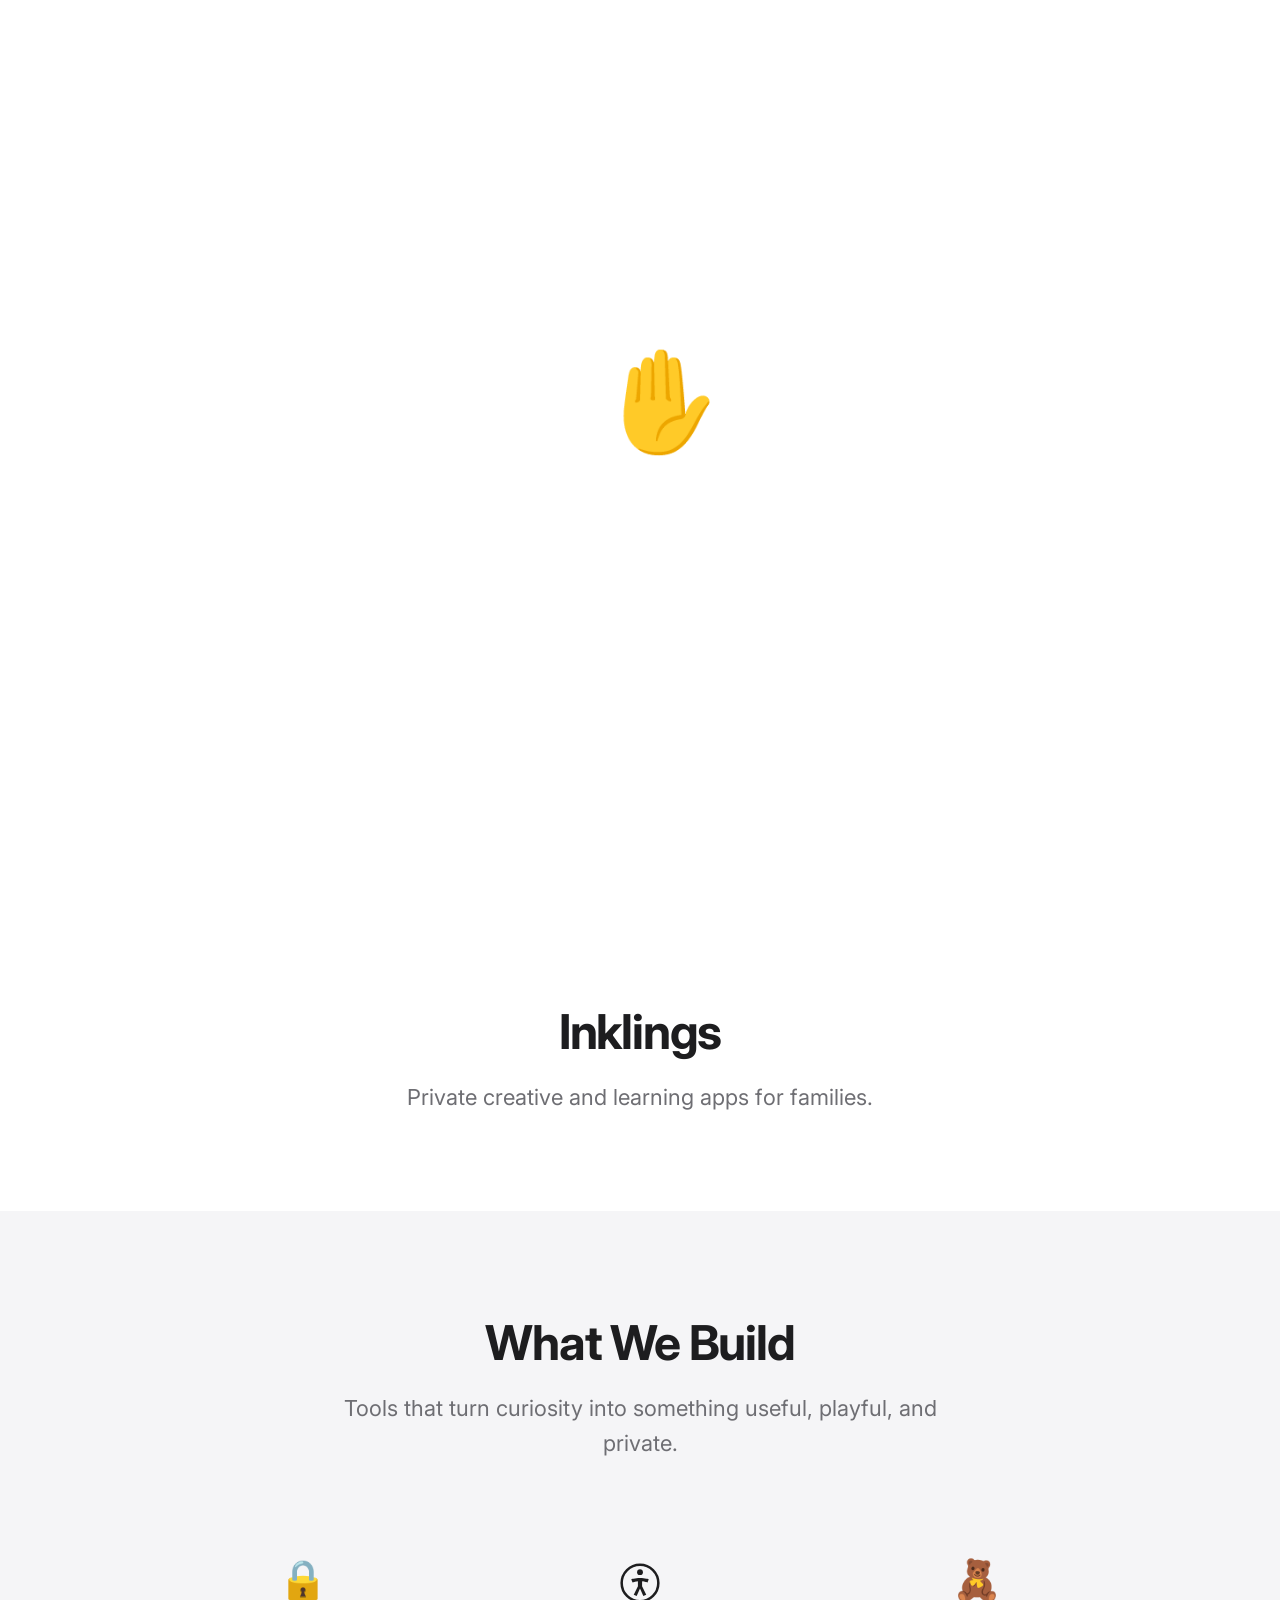
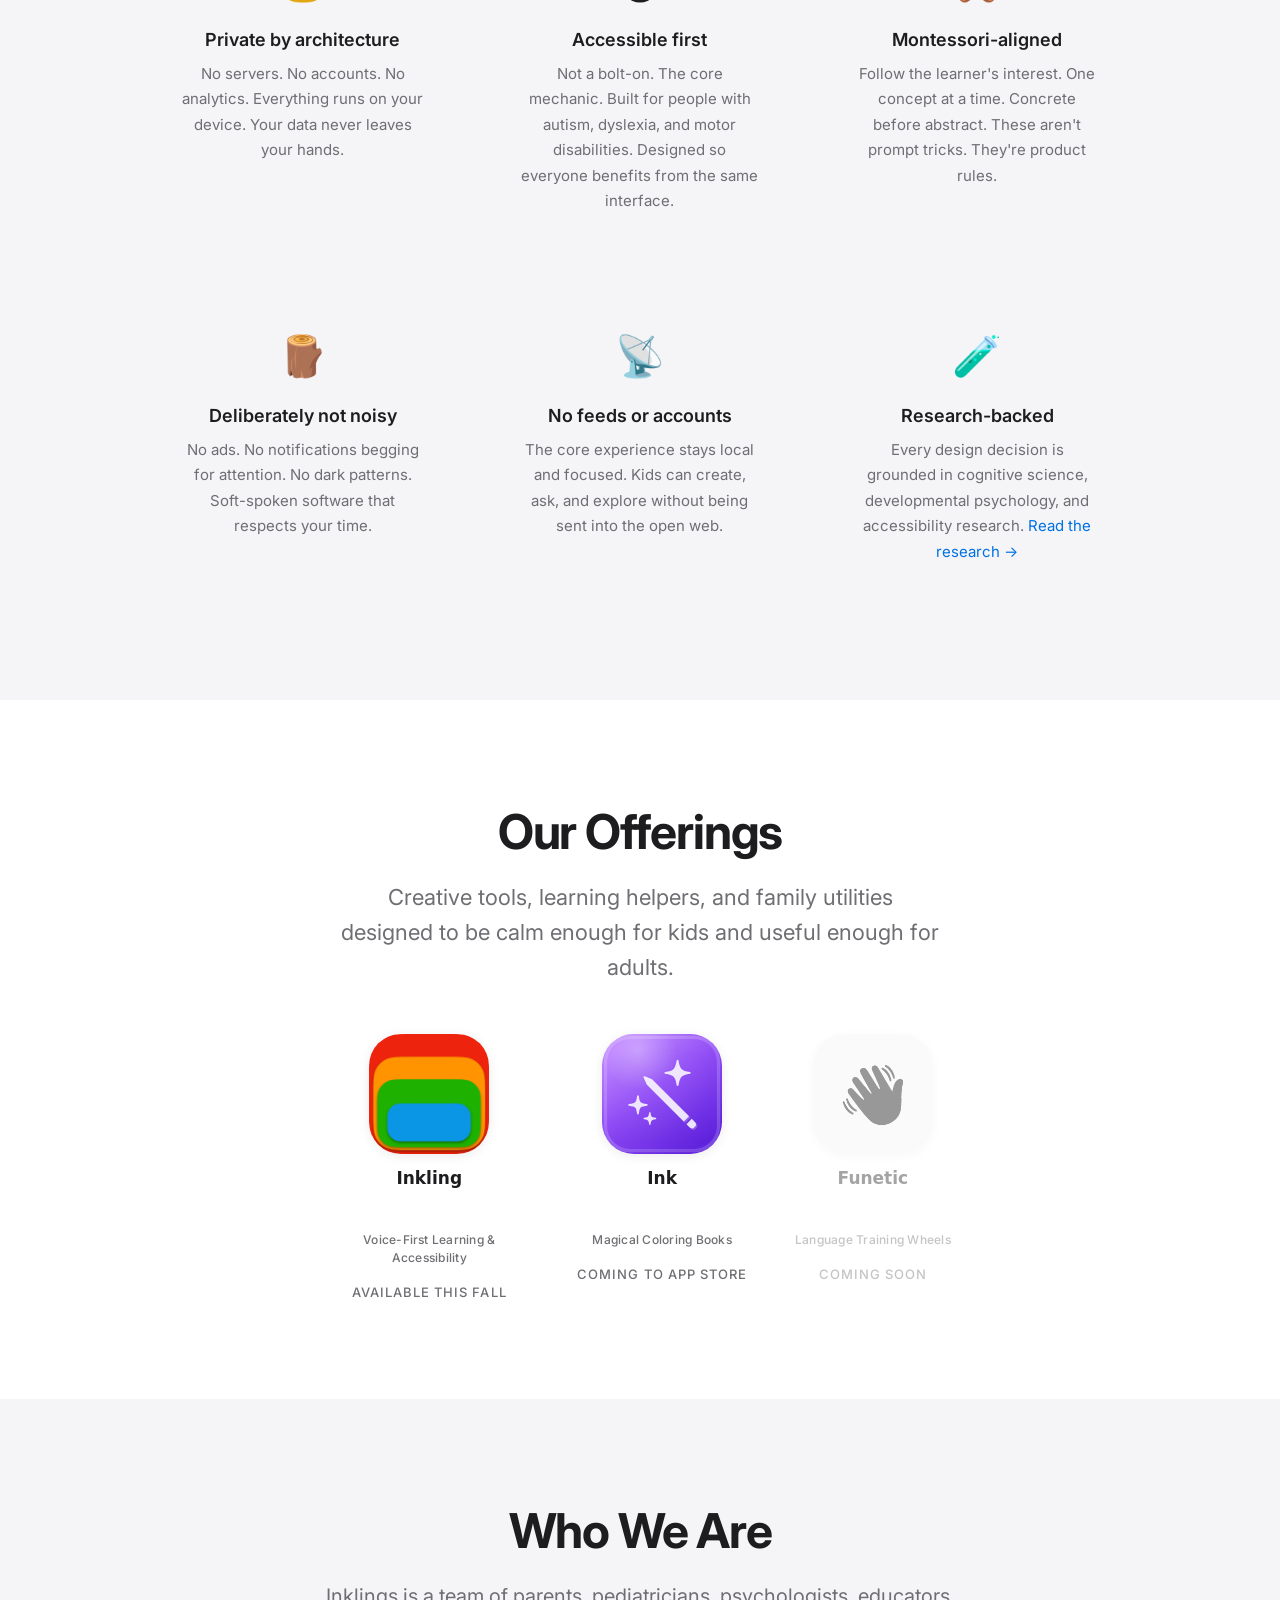
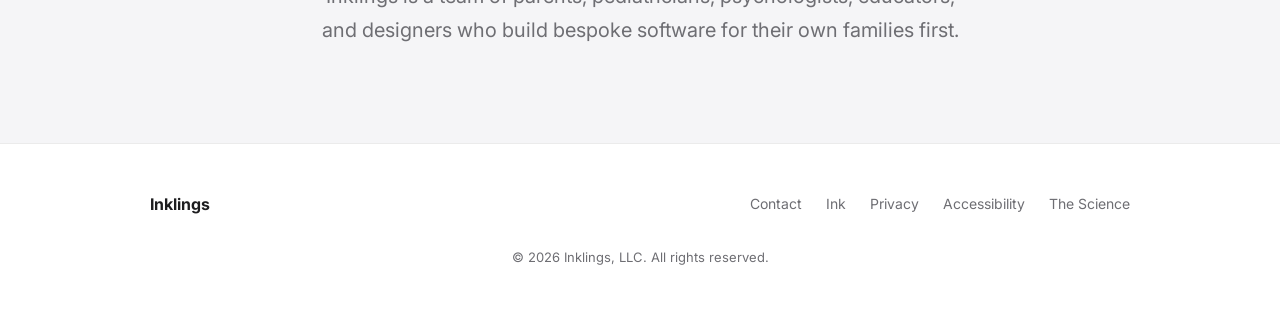
<file: index.html>
<!DOCTYPE html>
<html lang="en">
<head>
  <meta charset="UTF-8">
  <meta name="viewport" content="width=device-width, initial-scale=1.0">
  <title>Inklings</title>
  <link rel="icon" href="data:image/svg+xml,<svg xmlns='http://www.w3.org/2000/svg' viewBox='0 0 100 100'><text y='.9em' font-size='90'>✋</text></svg>">
  <meta name="description" content="Private family apps for creative play, learning, and everyday help. No ads, no accounts, no surveillance.">
  <meta name="theme-color" content="#ffffff" media="(prefers-color-scheme: light)">
  <meta name="theme-color" content="#000000" media="(prefers-color-scheme: dark)">
  <meta property="og:title" content="Inklings">
  <meta property="og:description" content="Private family apps for creative play, learning, and everyday help. No ads, no accounts, no surveillance.">
  <meta property="og:type" content="website">
  <meta property="og:url" content="https://inkling.ink">
  <meta property="og:site_name" content="Inklings">
  <meta name="twitter:card" content="summary">
  <meta name="twitter:title" content="Inklings">
  <meta name="twitter:description" content="Private family apps for creative play, learning, and everyday help. No ads, no accounts, no surveillance.">
  <link rel="preconnect" href="https://fonts.googleapis.com">
  <link rel="preconnect" href="https://fonts.gstatic.com" crossorigin>
  <link href="https://fonts.googleapis.com/css2?family=Inter:wght@300;400;500;600;700&display=swap" rel="stylesheet">
  <style>
    *, *::before, *::after {
      margin: 0;
      padding: 0;
      box-sizing: border-box;
    }

    :root {
      --font: 'Inter', -apple-system, BlinkMacSystemFont, 'Segoe UI', system-ui, sans-serif;
      --font-rounded: ui-rounded, 'SF Pro Rounded', -apple-system, BlinkMacSystemFont, system-ui, sans-serif;
      --color-text: #1d1d1f;
      --color-text-secondary: #6e6e73;
      --color-bg: #ffffff;
      --color-bg-light: #f5f5f7;
      --color-accent: #0071e3;
      --color-accent-hover: #0077ed;
      --color-border: #d2d2d7;
      --max-width: 980px;
    }

    html {
      scroll-behavior: smooth;
      -webkit-text-size-adjust: 100%;
      font: -apple-system-body;
      font-family: var(--font);
      overflow-x: hidden;
    }

    body {
      font-family: var(--font);
      color: var(--color-text);
      background: var(--color-bg);
      line-height: 1.5;
      -webkit-font-smoothing: antialiased;
      -moz-osx-font-smoothing: grayscale;
      /* No phantom horizontal scroll on mobile. */
      overflow-x: hidden;
      max-width: 100%;
    }

    a {
      color: inherit;
      text-decoration: none;
    }

    /* ===== Hero ===== */

    .hero {
      min-height: 100vh;
      min-height: 100dvh;
      display: flex;
      align-items: center;
      justify-content: center;
      text-align: center;
      padding: 4rem 1.5rem;
    }

    .hero-inner {
      max-width: 720px;
      display: flex;
      flex-direction: column;
      align-items: center;
    }

    /* ----- Wave Hello ----- */

    .wave-hello {
      display: flex;
      flex-direction: column;
      align-items: center;
      gap: 2rem;
      user-select: none;
      margin-bottom: 3rem;
    }

    .wave-hand {
      font-size: clamp(4rem, 12vw, 6rem);
      line-height: 1;
      transform-origin: 50% 90%;
      translate: 0.25em 0;
      animation: wave-cycle 45s ease-in-out infinite;
    }

    .wave-hand::after {
      content: '';
      display: inline-block;
    }

    /* Smooth, gentle wave — ✋ sits tilted at -30deg, waves arc from there */
    @keyframes wave-cycle {
      /* Wave 1 — gentle double */
      0%      { transform: rotate(-30deg); }
      1%      { transform: rotate(-50deg); }
      2.2%    { transform: rotate(-30deg); }
      3.2%    { transform: rotate(-44deg); }
      4.2%    { transform: rotate(-30deg); }

      11.1%   { transform: rotate(-30deg); }

      /* Wave 2 — single soft nod */
      11.11%  { transform: rotate(-30deg); }
      12.2%   { transform: rotate(-46deg); }
      13.3%   { transform: rotate(-30deg); }

      22.21%  { transform: rotate(-30deg); }

      /* Wave 3 — slow, wide double */
      22.22%  { transform: rotate(-30deg); }
      23.5%   { transform: rotate(-52deg); }
      24.8%   { transform: rotate(-34deg); }
      25.8%   { transform: rotate(-46deg); }
      27%     { transform: rotate(-30deg); }

      33.32%  { transform: rotate(-30deg); }

      /* Wave 4 — single elegant */
      33.33%  { transform: rotate(-30deg); }
      34.5%   { transform: rotate(-48deg); }
      35.7%   { transform: rotate(-30deg); }

      44.43%  { transform: rotate(-30deg); }

      /* Wave 5 — gentle triple */
      44.44%  { transform: rotate(-30deg); }
      45.2%   { transform: rotate(-48deg); }
      46%     { transform: rotate(-34deg); }
      46.6%   { transform: rotate(-44deg); }
      47.2%   { transform: rotate(-32deg); }
      47.8%   { transform: rotate(-38deg); }
      48.5%   { transform: rotate(-30deg); }

      55.55%  { transform: rotate(-30deg); }

      /* Wave 6 — slow, wide single */
      55.56%  { transform: rotate(-30deg); }
      57%     { transform: rotate(-54deg); }
      58.5%   { transform: rotate(-30deg); }

      66.66%  { transform: rotate(-30deg); }

      /* Wave 7 — quick little flick */
      66.67%  { transform: rotate(-30deg); }
      67.5%   { transform: rotate(-42deg); }
      68.2%   { transform: rotate(-30deg); }

      77.77%  { transform: rotate(-30deg); }

      /* Wave 8 — double, warm */
      77.78%  { transform: rotate(-30deg); }
      78.8%   { transform: rotate(-50deg); }
      79.8%   { transform: rotate(-34deg); }
      80.6%   { transform: rotate(-44deg); }
      81.5%   { transform: rotate(-30deg); }

      88.88%  { transform: rotate(-30deg); }

      /* Wave 9 — gentle farewell */
      88.89%  { transform: rotate(-30deg); }
      89.8%   { transform: rotate(-46deg); }
      90.6%   { transform: rotate(-32deg); }
      91.4%   { transform: rotate(-40deg); }
      92.2%   { transform: rotate(-30deg); }

      100%    { transform: rotate(-30deg); }
    }

    .wave-greetings {
      position: relative;
      min-height: 1.3em;
      display: flex;
      align-items: center;
      justify-content: center;
      min-width: 5ch;
    }

    .wave-greeting {
      position: absolute;
      white-space: nowrap;
      font-family: var(--font-rounded);
      font-size: clamp(2rem, 6vw, 3.5rem);
      font-weight: 700;
      letter-spacing: -0.02em;
      color: var(--color-text);
      opacity: 0;
      transform: translateY(0.35em);
      animation: greeting-show 45s ease infinite;
      animation-delay: calc(-45s + var(--i) * 5s);
    }

    @keyframes greeting-show {
      0%      { opacity: 0; transform: translateY(0.35em); }
      1.5%    { opacity: 1; transform: translateY(0); }
      9.5%    { opacity: 1; transform: translateY(0); }
      11%     { opacity: 0; transform: translateY(-0.2em); }
      11.11%  { opacity: 0; transform: translateY(0.35em); }
      100%    { opacity: 0; transform: translateY(0.35em); }
    }

    /* ----- Hero Text ----- */

    .hero-name {
      font-size: clamp(3rem, 8vw, 5rem);
      font-weight: 700;
      letter-spacing: -0.04em;
      line-height: 1.05;
      margin-bottom: 1rem;
    }

    .hero-tagline {
      font-size: clamp(1.125rem, 2.5vw, 1.5rem);
      font-weight: 400;
      color: var(--color-text-secondary);
      line-height: 1.5;
    }

    /* ===== Section ===== */

    .section {
      padding: 6rem 1.5rem;
    }

    .section-inner {
      max-width: var(--max-width);
      margin: 0 auto;
    }

    .section-title {
      font-size: clamp(1.75rem, 5vw, 3rem);
      font-weight: 700;
      letter-spacing: -0.025em;
      text-align: center;
      margin-bottom: 0.75rem;
    }

    .section-subtitle {
      font-size: clamp(1.0625rem, 2.5vw, 1.375rem);
      color: var(--color-text-secondary);
      text-align: center;
      max-width: 600px;
      margin: 0 auto 3rem;
      line-height: 1.6;
    }

    .section-light {
      background: var(--color-bg-light);
    }

    .section-dark {
      background: #1d1d1f;
      color: #f5f5f7;
    }

    .section-dark .section-subtitle {
      color: #a1a1a6;
    }

    /* ===== Values ===== */

    .values-grid {
      display: grid;
      grid-template-columns: repeat(auto-fit, minmax(280px, 1fr));
      gap: 2rem;
    }

    .value-card {
      text-align: center;
      padding: 2.5rem 2rem;
    }

    .value-icon {
      font-size: 2.5rem;
      display: block;
      margin-bottom: 1rem;
    }

    .value-card h3 {
      font-size: 1.125rem;
      font-weight: 600;
      margin-bottom: 0.5rem;
    }

    .value-card p {
      font-size: 0.9375rem;
      color: var(--color-text-secondary);
      line-height: 1.7;
    }

    /* ===== Quote ===== */

    .quote {
      font-size: clamp(1.25rem, 3vw, 1.75rem);
      font-weight: 500;
      text-align: center;
      max-width: 700px;
      margin: 0 auto;
      line-height: 1.5;
      letter-spacing: -0.01em;
      color: #f5f5f7;
    }

    .quote-link {
      display: block;
      text-align: center;
      margin-top: 1.5rem;
      font-size: 1rem;
    }

    .quote-link a {
      color: #2997ff;
      transition: color 0.2s ease;
    }

    .quote-link a:hover {
      color: #64b5f6;
    }

    /* ===== Products ===== */

    .products-grid {
      display: flex;
      justify-content: center;
      gap: 3rem;
      flex-wrap: wrap;
    }

    .product-card {
      display: flex;
      flex-direction: column;
      align-items: center;
      text-align: center;
      max-width: 200px;
      transition: transform 0.3s ease;
    }

    .product-card:hover {
      transform: translateY(-2px);
    }

    .product-icon {
      width: 120px;
      height: 120px;
      border-radius: 26.5%;
      background: var(--color-bg-light);
      display: flex;
      align-items: center;
      justify-content: center;
      font-size: 3.5rem;
      margin-bottom: 0.75rem;
      box-shadow: 0 2px 12px rgba(0, 0, 0, 0.08);
    }

    .product-icon img {
      width: 100%;
      height: 100%;
      border-radius: 26.5%;
      object-fit: cover;
    }

    .product-card h3 {
      font-family: var(--font-rounded);
      font-size: 1.0625rem;
      font-weight: 600;
      margin-bottom: 2.5rem;
    }

    .product-icon-mono {
      filter: brightness(0);
    }

    .product-card .product-type {
      font-size: 0.75rem;
      font-weight: 500;
      color: var(--color-text-secondary);
      letter-spacing: 0.02em;
      margin-bottom: 0.5rem;
    }

    .product-card p {
      font-size: 0.8125rem;
      color: var(--color-text-secondary);
      line-height: 1.5;
    }

    .product-coming-soon {
      font-size: 0.75rem;
      font-weight: 500;
      text-transform: uppercase;
      letter-spacing: 0.08em;
      color: var(--color-text-secondary);
      margin-top: 0.5rem;
    }

    .product-card.dimmed {
      opacity: 0.4;
    }

    .product-card.dimmed:hover {
      opacity: 0.55;
    }

    /* ===== About ===== */

    .about-text {
      max-width: 640px;
      margin: 0 auto;
      text-align: center;
    }

    .about-text p {
      font-size: clamp(1.0625rem, 2.5vw, 1.25rem);
      color: var(--color-text-secondary);
      line-height: 1.7;
      margin-bottom: 1rem;
    }

    .about-text p:last-child {
      margin-bottom: 0;
    }

    .inline-link {
      color: var(--color-accent);
      transition: color 0.2s ease;
    }

    .inline-link:hover {
      color: var(--color-accent-hover);
    }

    /* ===== Footer ===== */

    .footer {
      border-top: 1px solid rgba(0, 0, 0, 0.08);
      padding: 3rem 1.5rem;
    }

    .footer-inner {
      max-width: var(--max-width);
      margin: 0 auto;
      display: flex;
      flex-wrap: wrap;
      align-items: center;
      justify-content: space-between;
      gap: 1rem;
    }

    .footer-logo {
      font-size: 1rem;
      font-weight: 700;
    }

    .footer-links {
      display: flex;
      flex-wrap: wrap;
      justify-content: center;
      gap: 1.5rem;
    }

    .footer-link {
      font-size: 0.875rem;
      color: var(--color-text-secondary);
      transition: color 0.2s ease;
    }

    .footer-link:hover {
      color: var(--color-accent);
    }

    .footer-copy {
      width: 100%;
      font-size: 0.8125rem;
      color: var(--color-text-secondary);
      text-align: center;
      margin-top: 1rem;
    }

    /* ===== Dark Mode ===== */

    @media (prefers-color-scheme: dark) {
      :root {
        --color-text: #f5f5f7;
        --color-text-secondary: #a1a1a6;
        --color-bg: #000000;
        --color-bg-light: #1c1c1e;
        --color-accent: #2997ff;
        --color-accent-hover: #64b5f6;
        --color-border: #38383a;
      }

      .section-dark {
        background: #000000;
      }

      .section-light {
        background: #1c1c1e;
      }

      .product-icon {
        box-shadow: 0 2px 12px rgba(0, 0, 0, 0.3);
      }

      .product-icon-mono {
        filter: brightness(0) invert(1);
      }

      .footer {
        border-top-color: rgba(255, 255, 255, 0.08);
      }
    }

    /* ===== Responsive ===== */

    @media (max-width: 768px) {
      .values-grid {
        grid-template-columns: 1fr;
      }

      .products-grid {
        grid-template-columns: 1fr;
      }

      .footer-inner {
        flex-direction: column;
        text-align: center;
      }
    }

    /* ===== Accessibility: Reduce Motion ===== */

    @media (prefers-reduced-motion: reduce) {
      *, *::before, *::after {
        animation-duration: 0.01ms !important;
        animation-iteration-count: 1 !important;
        transition-duration: 0.01ms !important;
      }

      html {
        scroll-behavior: auto;
      }

      .wave-greeting:not([style*="--i:0"]) {
        display: none;
      }

      .wave-greeting[style*="--i:0"] {
        opacity: 1;
        transform: none;
        position: static;
      }
    }
  </style>
</head>
<body>

  <!-- Hero -->
  <section class="hero">
    <div class="hero-inner">
      <div class="wave-hello" aria-label="Waving hand greeting in many languages">
        <div class="wave-hand" aria-hidden="true">✋</div>
        <div class="wave-greetings">
          <span class="wave-greeting" style="--i:0">Hello</span>
          <span class="wave-greeting" style="--i:1">こんにちは</span>
          <span class="wave-greeting" style="--i:2">Hola</span>
          <span class="wave-greeting" style="--i:3">Bonjour</span>
          <span class="wave-greeting" style="--i:4">Hallo</span>
          <span class="wave-greeting" style="--i:5">你好</span>
          <span class="wave-greeting" style="--i:6">Olá</span>
          <span class="wave-greeting" style="--i:7">Ciao</span>
          <span class="wave-greeting" style="--i:8">안녕하세요</span>
        </div>
      </div>

    </div>
  </section>

  <!-- Name + Tagline -->
  <section class="section">
    <div class="section-inner">
      <h1 class="section-title">Inklings</h1>
      <p class="section-subtitle" style="margin-bottom:0">Private creative and learning apps for families.</p>
    </div>
  </section>

  <!-- Values -->
  <section class="section section-light">
    <div class="section-inner">
      <h2 class="section-title">What We Build</h2>
      <p class="section-subtitle">
        Tools that turn curiosity into something useful, playful, and private.
      </p>

      <div class="values-grid">
        <div class="value-card">
          <span class="value-icon" aria-hidden="true">🔒</span>
          <h3>Private by architecture</h3>
          <p>No servers. No accounts. No analytics. Everything runs on your device. Your data never leaves your hands.</p>
        </div>
        <div class="value-card">
          <span class="value-icon" aria-hidden="true"><svg style="width:1em;height:1em;vertical-align:middle;" viewBox="0 0 24 24"><circle cx="12" cy="12" r="11" fill="none" stroke="currentColor" stroke-width="1.5"/><circle cx="12" cy="5.5" r="1.75" fill="currentColor"/><path fill="currentColor" d="M12 9c-3 0-5.25.75-5.25.75l.75 2s1.75-.6 3.25-.75v3l-2.5 5 1.75.85L12 15.25l2 4.6 1.75-.85-2.5-5v-3c1.5.15 3.25.75 3.25.75l.75-2S15 9 12 9z"/></svg></span>
          <h3>Accessible first</h3>
          <p>Not a bolt-on. The core mechanic. Built for people with autism, dyslexia, and motor disabilities. Designed so everyone benefits from the same interface.</p>
        </div>
        <div class="value-card">
          <span class="value-icon" aria-hidden="true">🧸</span>
          <h3>Montessori-aligned</h3>
          <p>Follow the learner's interest. One concept at a time. Concrete before abstract. These aren't prompt tricks. They're product rules.</p>
        </div>
        <div class="value-card">
          <span class="value-icon" aria-hidden="true">🪵</span>
          <h3>Deliberately not noisy</h3>
          <p>No ads. No notifications begging for attention. No dark patterns. Soft-spoken software that respects your time.</p>
        </div>
        <div class="value-card">
          <span class="value-icon" aria-hidden="true">📡</span>
          <h3>No feeds or accounts</h3>
          <p>The core experience stays local and focused. Kids can create, ask, and explore without being sent into the open web.</p>
        </div>
        <div class="value-card">
          <span class="value-icon" aria-hidden="true">🧪</span>
          <h3>Research-backed</h3>
          <p>Every design decision is grounded in cognitive science, developmental psychology, and accessibility research. <a href="/science/" class="inline-link">Read the research&nbsp;&rarr;</a></p>
        </div>
      </div>
    </div>
  </section>

  <!-- Products -->
  <section class="section">
    <div class="section-inner">
      <h2 class="section-title">Our Offerings</h2>
      <p class="section-subtitle">
        Creative tools, learning helpers, and family utilities designed to be
        calm enough for kids and useful enough for adults.
      </p>

      <div class="products-grid">
        <a href="/inkling/" class="product-card" title="A private voice-first helper for questions, weather, math, music, drawing, and family learning.">
          <div class="product-icon" aria-hidden="true"><img src="/inkling/icon-512.png" alt=""></div>
          <h3>Inkling</h3>
          <p class="product-type">Voice-First Learning &amp; Accessibility</p>
          <p class="product-coming-soon">Available This Fall</p>
        </a>
        <a href="/ink/" class="product-card" title="Private AI coloring books that turn a kid's idea into a page they can color.">
          <div class="product-icon" aria-hidden="true"><img src="/ink/icon.svg" alt=""></div>
          <h3>Ink</h3>
          <p class="product-type">Magical Coloring Books</p>
          <p class="product-coming-soon">Coming to App Store</p>
        </a>
        <a href="https://f.app" class="product-card dimmed" title="Kids learn a first language. Adults learn a new one.">
          <div class="product-icon" aria-hidden="true"><span class="product-icon-mono">👋</span></div>
          <h3>Funetic</h3>
          <p class="product-type">Language Training Wheels</p>
          <p class="product-coming-soon">Coming Soon</p>
        </a>
      </div>
    </div>
  </section>

  <!-- About -->
  <section class="section section-light">
    <div class="section-inner">
      <h2 class="section-title">Who We Are</h2>
      <div class="about-text">
        <p>
          Inklings is a team of parents, pediatricians, psychologists, educators, and designers
          who build bespoke software for their own families first.
        </p>
      </div>
    </div>
  </section>

  <!-- Footer -->
  <footer class="footer">
    <div class="footer-inner">
      <span class="footer-logo">Inklings</span>
      <div class="footer-links">
        <a href="mailto:ottoreply@inkling.ink" class="footer-link">Contact</a>
        <a href="/ink/" class="footer-link">Ink</a>
        <a href="/privacy/" class="footer-link">Privacy</a>
        <a href="/accessibility/" class="footer-link">Accessibility</a>
        <a href="/science/" class="footer-link">The Science</a>
      </div>
      <p class="footer-copy">&copy; 2026 Inklings, LLC. All rights reserved.</p>
    </div>
  </footer>

</body>
</html>
</file>
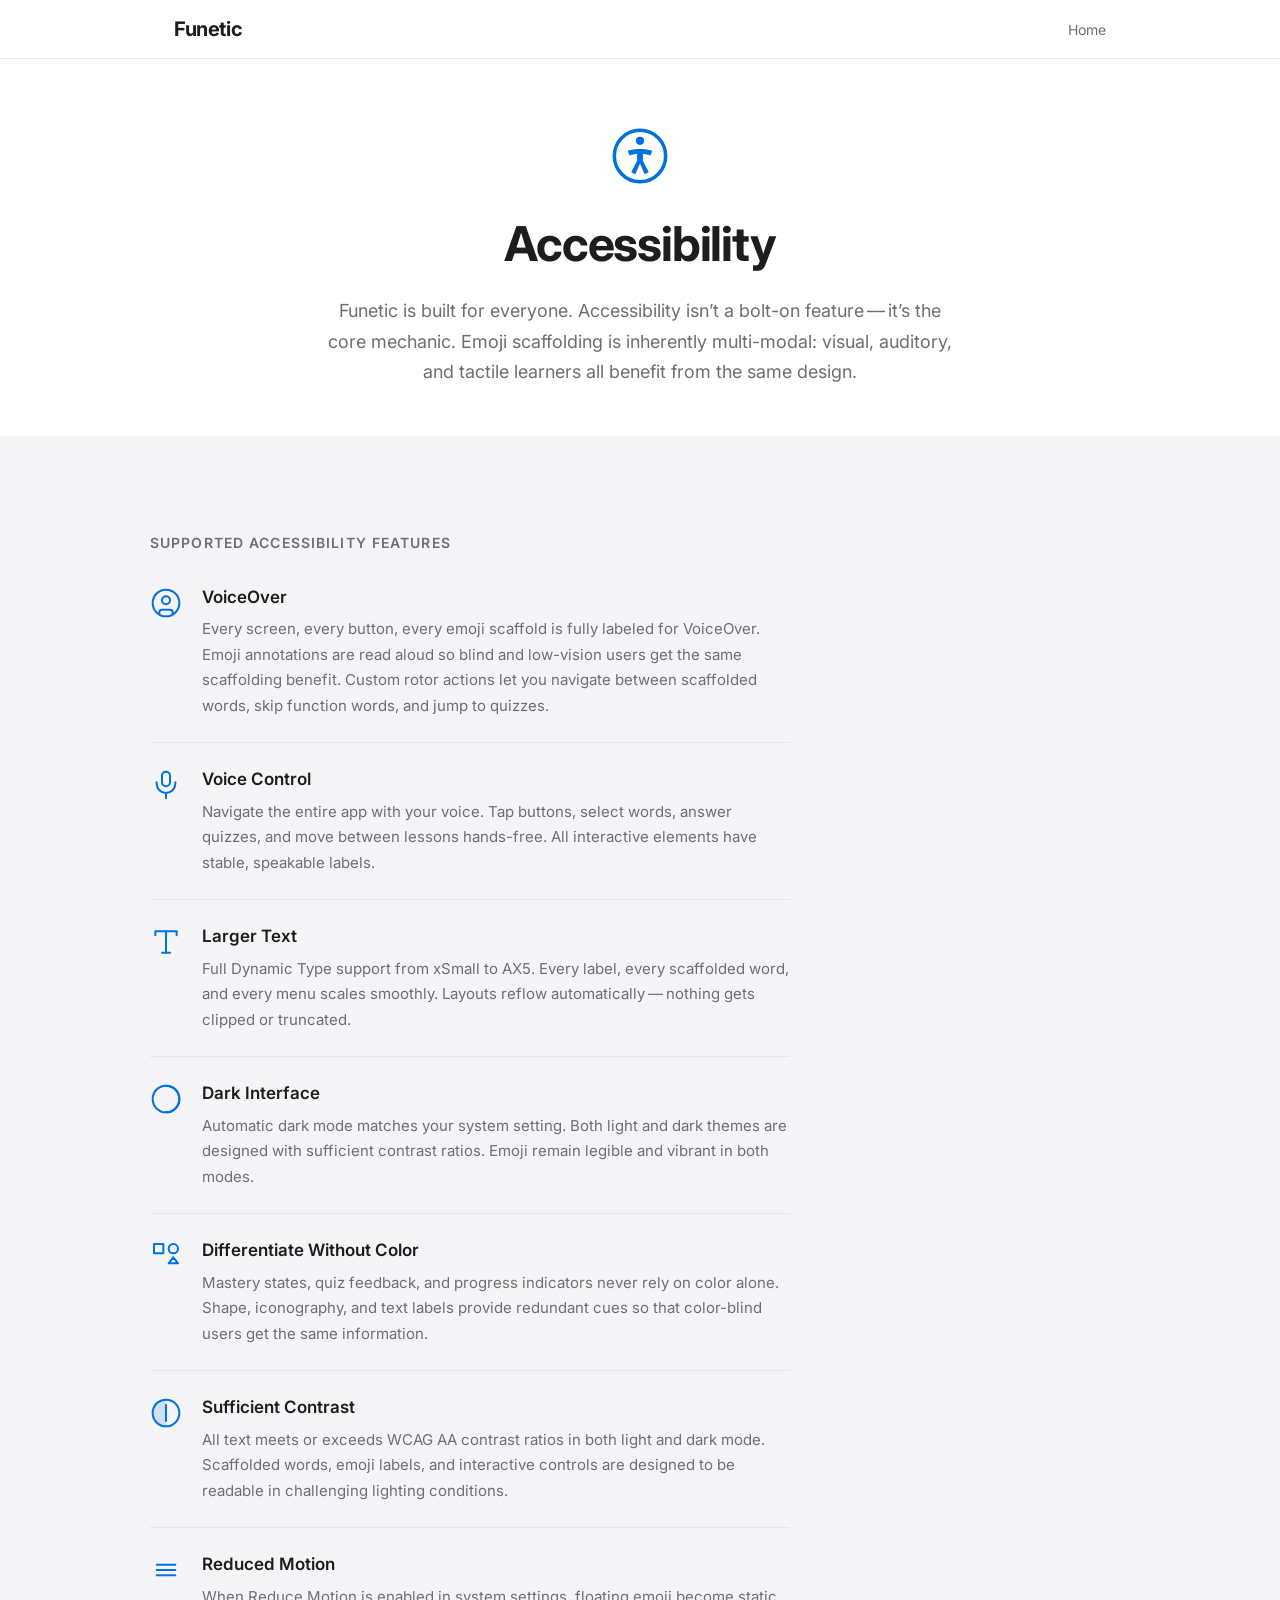
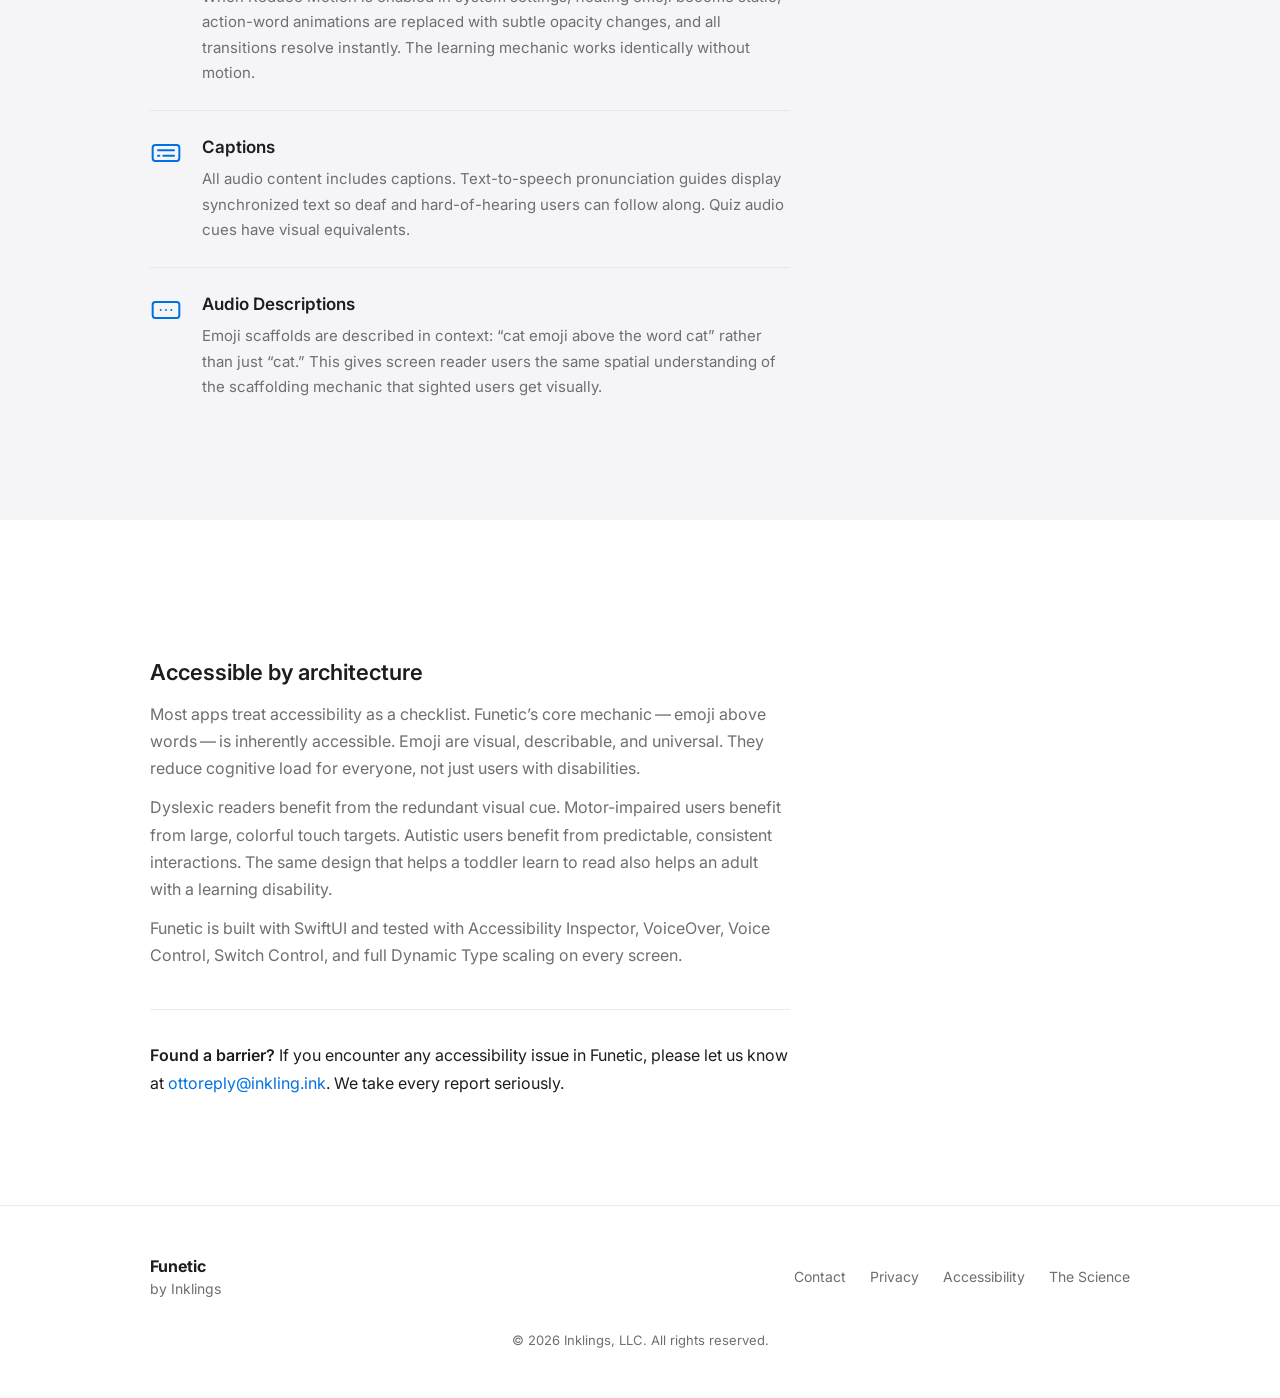
<file: accessibility/index.html>
<!DOCTYPE html>
<html lang="en">
<head>
  <meta charset="UTF-8">
  <meta name="viewport" content="width=device-width, initial-scale=1.0">
  <title>Accessibility | Funetic</title>
  <meta name="theme-color" content="#ffffff" media="(prefers-color-scheme: light)">
  <meta name="theme-color" content="#000000" media="(prefers-color-scheme: dark)">
  <meta name="description" content="Funetic is accessible by design. VoiceOver, Voice Control, Dynamic Type, Reduced Motion, and more.">
  <link rel="stylesheet" href="/style.css">
  <link rel="preconnect" href="https://fonts.googleapis.com">
  <link rel="preconnect" href="https://fonts.gstatic.com" crossorigin>
  <link href="https://fonts.googleapis.com/css2?family=Inter:wght@400;500;600;700&display=swap" rel="stylesheet">
</head>
<body>

  <!-- Nav -->
  <nav class="nav">
    <div class="nav-inner">
      <a href="/" class="nav-logo">Funetic</a>
      <div class="nav-links">
        <a href="/">Home</a>
      </div>
    </div>
  </nav>

  <!-- Header -->
  <section class="section a11y-page">
    <div class="section-inner">
      <div class="a11y-header">
        <svg class="a11y-hero-icon" viewBox="0 0 24 24" aria-hidden="true">
          <circle cx="12" cy="12" r="11" fill="none" stroke="currentColor" stroke-width="1.5"/>
          <circle cx="12" cy="5.5" r="1.75" fill="currentColor"/>
          <path fill="currentColor" d="M12 9c-3 0-5.25.75-5.25.75l.75 2s1.75-.6 3.25-.75v3l-2.5 5 1.75.85L12 15.25l2 4.6 1.75-.85-2.5-5v-3c1.5.15 3.25.75 3.25.75l.75-2S15 9 12 9z"/>
        </svg>
        <h1 class="a11y-title">Accessibility</h1>
        <p class="a11y-lede">
          Funetic is built for everyone. Accessibility isn&rsquo;t a bolt-on feature&thinsp;&mdash;&thinsp;it&rsquo;s
          the core mechanic. Emoji scaffolding is inherently multi-modal: visual, auditory,
          and tactile learners all benefit from the same design.
        </p>
      </div>
    </div>
  </section>

  <!-- Features List -->
  <section class="section section-light">
    <div class="section-inner">
      <h2 class="a11y-section-heading">Supported accessibility features</h2>

      <div class="a11y-features">

        <div class="a11y-feature">
          <div class="a11y-feature-icon" aria-hidden="true">
            <svg viewBox="0 0 24 24" fill="none" stroke="currentColor" stroke-width="1.5" stroke-linecap="round" stroke-linejoin="round">
              <circle cx="12" cy="12" r="10"/>
              <circle cx="12" cy="10" r="3"/>
              <path d="M7 20.662V19a2 2 0 0 1 2-2h6a2 2 0 0 1 2 2v1.662"/>
            </svg>
          </div>
          <div class="a11y-feature-content">
            <h3>VoiceOver</h3>
            <p>
              Every screen, every button, every emoji scaffold is fully labeled for VoiceOver.
              Emoji annotations are read aloud so blind and low-vision users get the same
              scaffolding benefit. Custom rotor actions let you navigate between scaffolded
              words, skip function words, and jump to quizzes.
            </p>
          </div>
        </div>

        <div class="a11y-feature">
          <div class="a11y-feature-icon" aria-hidden="true">
            <svg viewBox="0 0 24 24" fill="none" stroke="currentColor" stroke-width="1.5" stroke-linecap="round" stroke-linejoin="round">
              <path d="M12 2a3 3 0 0 0-3 3v5a3 3 0 0 0 6 0V5a3 3 0 0 0-3-3z"/>
              <path d="M19 10v1a7 7 0 0 1-14 0v-1"/>
              <line x1="12" y1="18" x2="12" y2="22"/>
            </svg>
          </div>
          <div class="a11y-feature-content">
            <h3>Voice Control</h3>
            <p>
              Navigate the entire app with your voice. Tap buttons, select words, answer quizzes,
              and move between lessons hands-free. All interactive elements have stable,
              speakable labels.
            </p>
          </div>
        </div>

        <div class="a11y-feature">
          <div class="a11y-feature-icon" aria-hidden="true">
            <svg viewBox="0 0 24 24" fill="none" stroke="currentColor" stroke-width="1.5" stroke-linecap="round" stroke-linejoin="round">
              <path d="M4 7V4h16v3"/>
              <path d="M9 20h6"/>
              <path d="M12 4v16"/>
            </svg>
          </div>
          <div class="a11y-feature-content">
            <h3>Larger Text</h3>
            <p>
              Full Dynamic Type support from xSmall to AX5. Every label, every scaffolded word,
              and every menu scales smoothly. Layouts reflow automatically&thinsp;&mdash;&thinsp;nothing
              gets clipped or truncated.
            </p>
          </div>
        </div>

        <div class="a11y-feature">
          <div class="a11y-feature-icon" aria-hidden="true">
            <svg viewBox="0 0 24 24" fill="none" stroke="currentColor" stroke-width="1.5" stroke-linecap="round" stroke-linejoin="round">
              <circle cx="12" cy="12" r="10"/>
              <path d="M12 2a10 10 0 0 1 0 20"/>
            </svg>
          </div>
          <div class="a11y-feature-content">
            <h3>Dark Interface</h3>
            <p>
              Automatic dark mode matches your system setting. Both light and dark themes are
              designed with sufficient contrast ratios. Emoji remain legible and vibrant in
              both modes.
            </p>
          </div>
        </div>

        <div class="a11y-feature">
          <div class="a11y-feature-icon" aria-hidden="true">
            <svg viewBox="0 0 24 24" fill="none" stroke="currentColor" stroke-width="1.5" stroke-linecap="round" stroke-linejoin="round">
              <rect x="3" y="3" width="7" height="7"/>
              <circle cx="17.5" cy="6.5" r="3.5"/>
              <polygon points="14 17.5 17.5 13 21 17.5"/>
            </svg>
          </div>
          <div class="a11y-feature-content">
            <h3>Differentiate Without Color</h3>
            <p>
              Mastery states, quiz feedback, and progress indicators never rely on color alone.
              Shape, iconography, and text labels provide redundant cues so that color-blind
              users get the same information.
            </p>
          </div>
        </div>

        <div class="a11y-feature">
          <div class="a11y-feature-icon" aria-hidden="true">
            <svg viewBox="0 0 24 24" fill="none" stroke="currentColor" stroke-width="1.5" stroke-linecap="round" stroke-linejoin="round">
              <circle cx="12" cy="12" r="10"/>
              <path d="M12 2a10 10 0 0 0 0 20" fill="currentColor" opacity="0.15"/>
              <path d="M12 6v12"/>
            </svg>
          </div>
          <div class="a11y-feature-content">
            <h3>Sufficient Contrast</h3>
            <p>
              All text meets or exceeds WCAG AA contrast ratios in both light and dark mode.
              Scaffolded words, emoji labels, and interactive controls are designed to be
              readable in challenging lighting conditions.
            </p>
          </div>
        </div>

        <div class="a11y-feature">
          <div class="a11y-feature-icon" aria-hidden="true">
            <svg viewBox="0 0 24 24" fill="none" stroke="currentColor" stroke-width="1.5" stroke-linecap="round" stroke-linejoin="round">
              <path d="M5 12h14"/>
              <path d="M5 8h14"/>
              <path d="M5 16h14"/>
            </svg>
          </div>
          <div class="a11y-feature-content">
            <h3>Reduced Motion</h3>
            <p>
              When Reduce Motion is enabled in system settings, floating emoji become static,
              action-word animations are replaced with subtle opacity changes, and all transitions
              resolve instantly. The learning mechanic works identically without motion.
            </p>
          </div>
        </div>

        <div class="a11y-feature">
          <div class="a11y-feature-icon" aria-hidden="true">
            <svg viewBox="0 0 24 24" fill="none" stroke="currentColor" stroke-width="1.5" stroke-linecap="round" stroke-linejoin="round">
              <rect x="2" y="6" width="20" height="12" rx="2"/>
              <path d="M6 14h1"/>
              <path d="M10 14h8"/>
              <path d="M6 10h12"/>
            </svg>
          </div>
          <div class="a11y-feature-content">
            <h3>Captions</h3>
            <p>
              All audio content includes captions. Text-to-speech pronunciation guides display
              synchronized text so deaf and hard-of-hearing users can follow along. Quiz audio
              cues have visual equivalents.
            </p>
          </div>
        </div>

        <div class="a11y-feature">
          <div class="a11y-feature-icon" aria-hidden="true">
            <svg viewBox="0 0 24 24" fill="none" stroke="currentColor" stroke-width="1.5" stroke-linecap="round" stroke-linejoin="round">
              <rect x="2" y="6" width="20" height="12" rx="2"/>
              <path d="M8 12h.01"/>
              <path d="M12 12h.01"/>
              <path d="M16 12h.01"/>
            </svg>
          </div>
          <div class="a11y-feature-content">
            <h3>Audio Descriptions</h3>
            <p>
              Emoji scaffolds are described in context: &ldquo;cat emoji above the word cat&rdquo;
              rather than just &ldquo;cat.&rdquo; This gives screen reader users the same spatial
              understanding of the scaffolding mechanic that sighted users get visually.
            </p>
          </div>
        </div>

      </div>
    </div>
  </section>

  <!-- Design Philosophy -->
  <section class="section">
    <div class="section-inner">
      <div class="a11y-philosophy prose">
        <h2>Accessible by architecture</h2>
        <p>
          Most apps treat accessibility as a checklist. Funetic&rsquo;s core mechanic&thinsp;&mdash;&thinsp;emoji
          above words&thinsp;&mdash;&thinsp;is inherently accessible. Emoji are visual, describable, and
          universal. They reduce cognitive load for everyone, not just users with disabilities.
        </p>
        <p>
          Dyslexic readers benefit from the redundant visual cue. Motor-impaired users benefit
          from large, colorful touch targets. Autistic users benefit from predictable, consistent
          interactions. The same design that helps a toddler learn to read also helps an adult
          with a learning disability.
        </p>
        <p>
          Funetic is built with SwiftUI and tested with Accessibility Inspector, VoiceOver,
          Voice Control, Switch Control, and full Dynamic Type scaling on every screen.
        </p>

        <div class="a11y-contact">
          <p>
            <strong>Found a barrier?</strong> If you encounter any accessibility issue in Funetic,
            please let us know at <a href="mailto:ottoreply@inkling.ink" class="inline-link">ottoreply@inkling.ink</a>.
            We take every report seriously.
          </p>
        </div>
      </div>
    </div>
  </section>

  <!-- Footer -->
  <footer class="footer">
    <div class="footer-inner">
      <div class="footer-brand">
        <span class="footer-logo">Funetic</span>
        <p class="footer-tagline">by <a href="https://lings.ink" class="footer-link">Inklings</a></p>
      </div>
      <div class="footer-links">
        <a href="mailto:ottoreply@inkling.ink" class="footer-link">Contact</a>
        <a href="/privacy/" class="footer-link">Privacy</a>
        <a href="/accessibility/" class="footer-link">Accessibility</a>
        <a href="/science/" class="footer-link">The Science</a>
      </div>
      <p class="footer-copy">&copy; 2026 Inklings, LLC. All rights reserved.</p>
    </div>
  </footer>

</body>
</html>
</file>
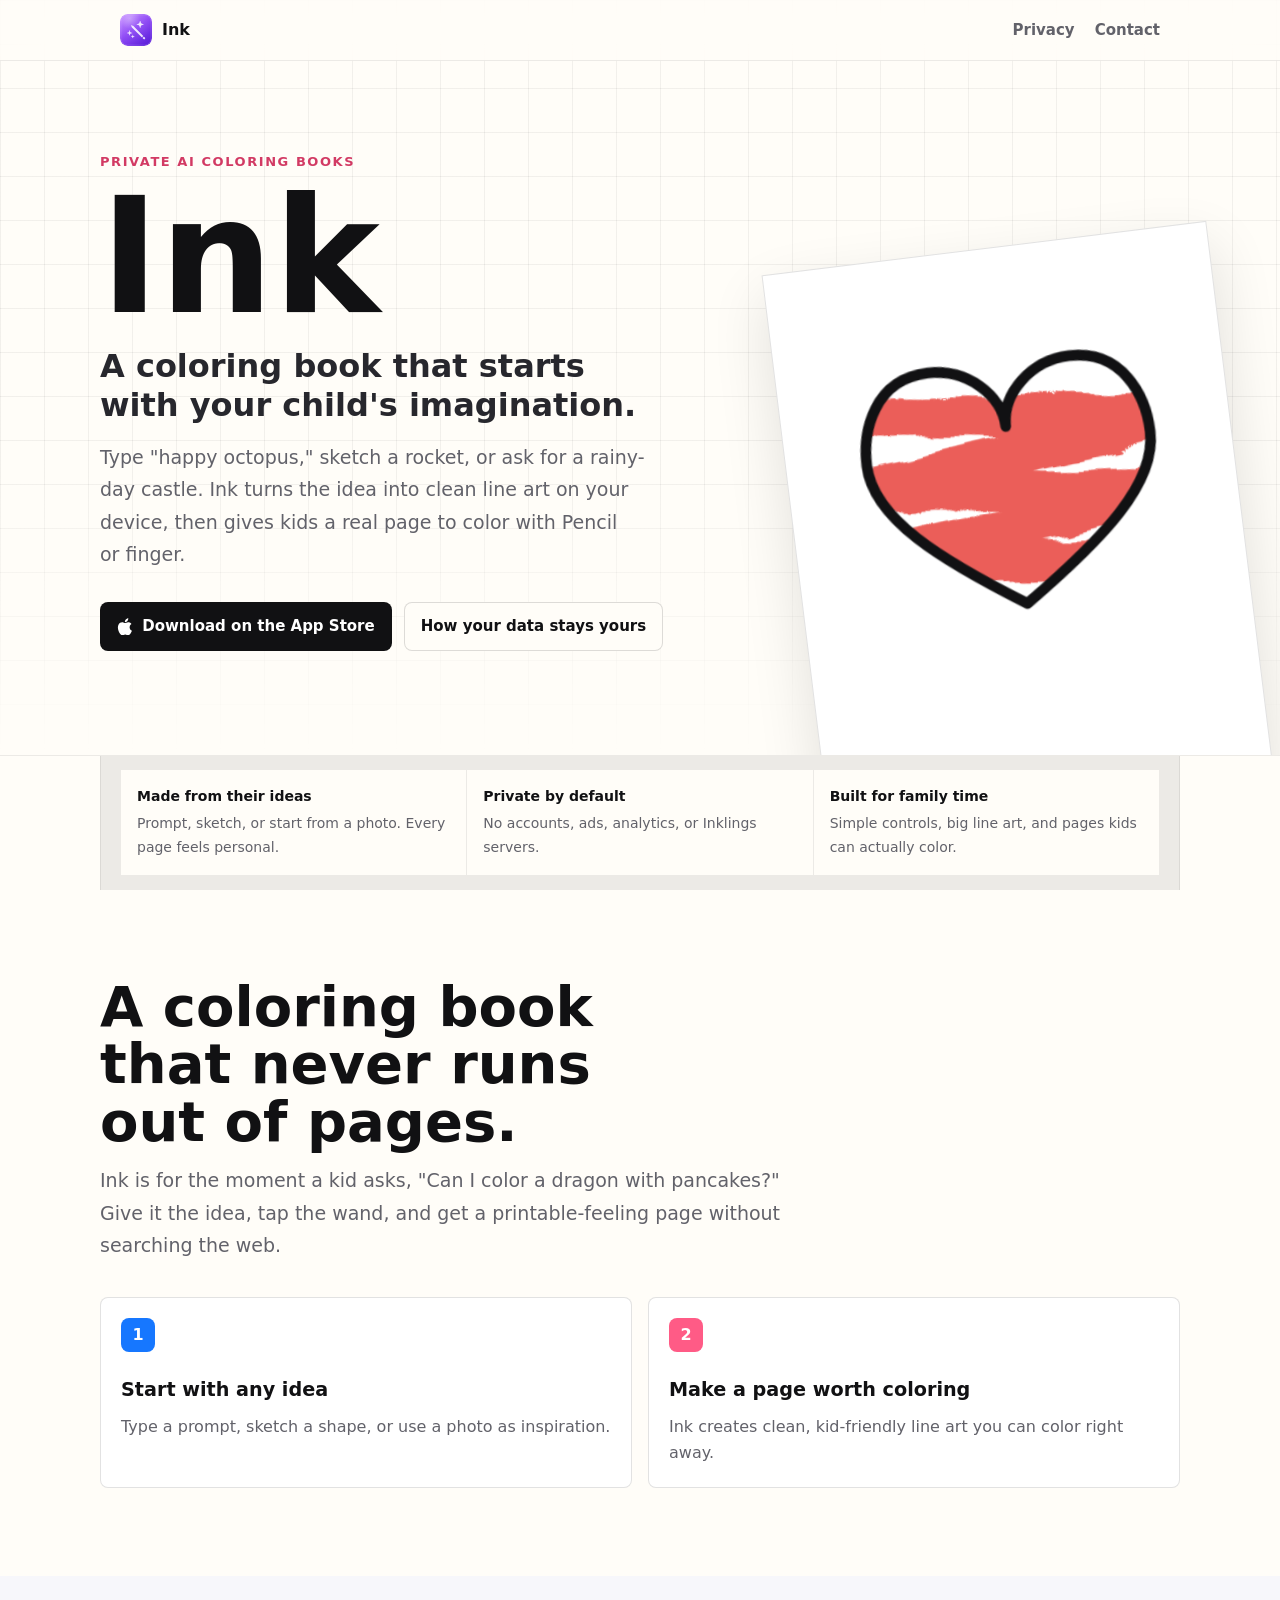
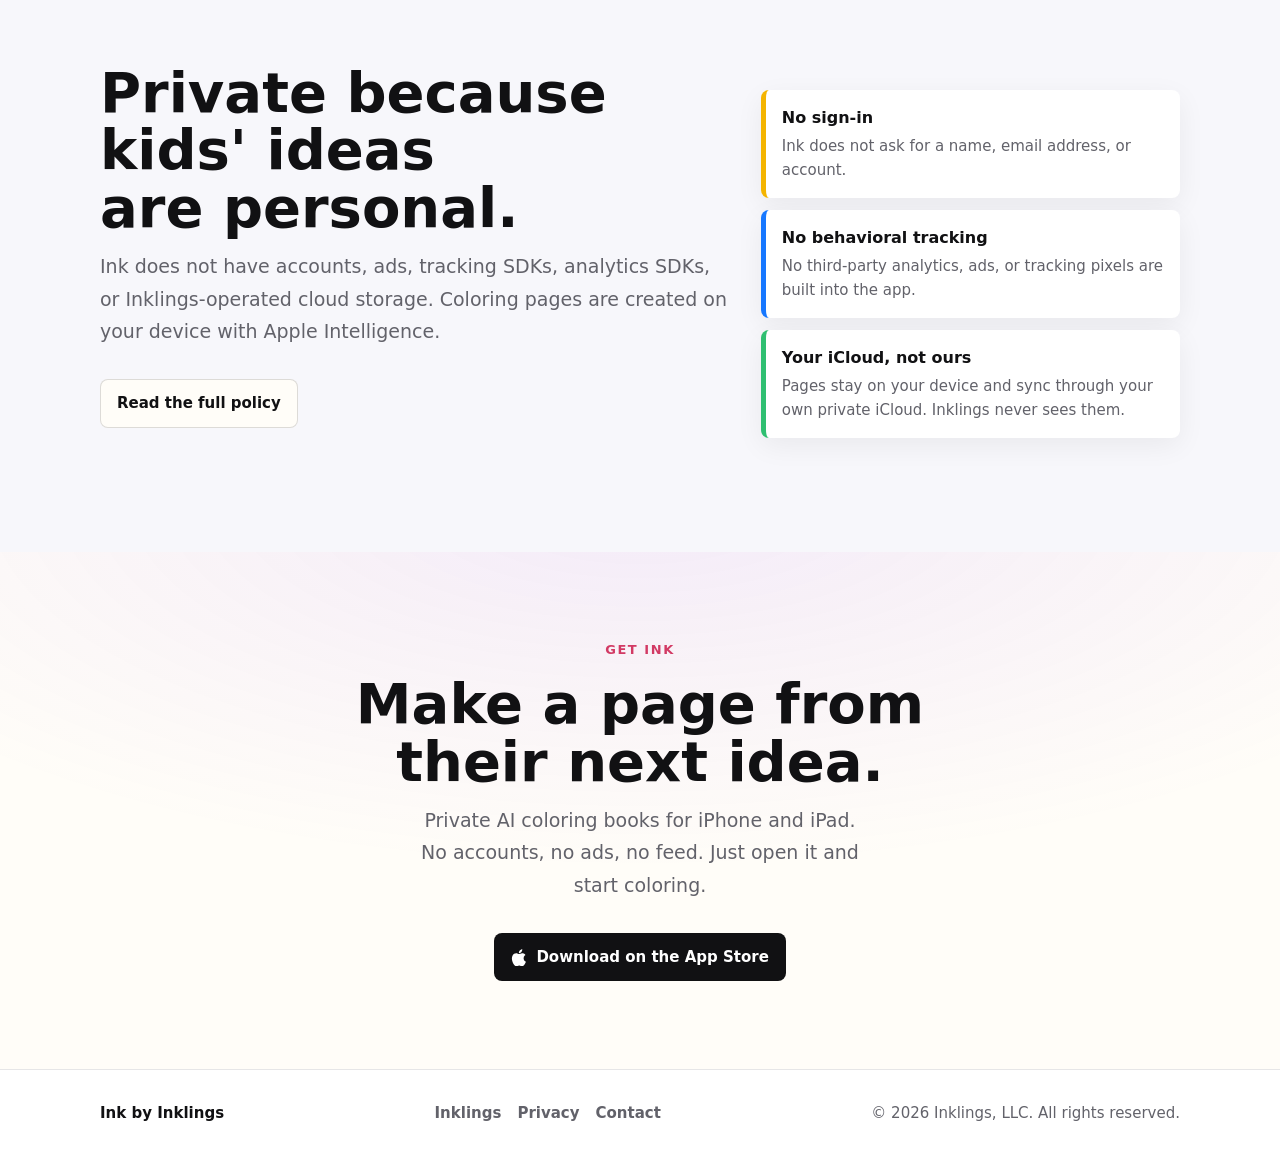
<file: ink/index.html>
<!DOCTYPE html>
<html lang="en">
<head>
  <meta charset="UTF-8">
  <meta name="viewport" content="width=device-width, initial-scale=1.0">
  <title>Ink | Private AI Coloring Books</title>
  <meta name="description" content="Ink turns a child's idea into a private coloring book page on iPhone or iPad. Type, sketch, tap the wand, then color together.">
  <meta name="theme-color" content="#fffdf8" media="(prefers-color-scheme: light)">
  <meta name="theme-color" content="#09090b" media="(prefers-color-scheme: dark)">
  <meta property="og:title" content="Ink | Private AI Coloring Books">
  <meta property="og:description" content="Turn a child's idea into a private coloring book page on iPhone or iPad.">
  <meta property="og:type" content="website">
  <meta property="og:url" content="https://inkling.ink/ink/">
  <meta property="og:site_name" content="Inklings">
  <meta property="og:image" content="https://inkling.ink/ink/og.png">
  <meta property="og:image:type" content="image/png">
  <meta property="og:image:width" content="1200">
  <meta property="og:image:height" content="630">
  <meta property="og:image:alt" content="Ink: private AI coloring books">
  <meta name="twitter:card" content="summary_large_image">
  <meta name="twitter:title" content="Ink | Private AI Coloring Books">
  <meta name="twitter:description" content="Turn a child's idea into a private coloring book page on iPhone or iPad.">
  <meta name="twitter:image" content="https://inkling.ink/ink/og.png">
  <link rel="canonical" href="https://inkling.ink/ink/">
  <meta name="apple-itunes-app" content="app-id=6784289141">
  <link rel="icon" href="/ink/icon.svg" type="image/svg+xml">
  <link rel="apple-touch-icon" href="/ink/apple-touch-icon.png">
  <script type="application/ld+json">
  {
    "@context": "https://schema.org",
    "@type": "SoftwareApplication",
    "name": "Ink",
    "alternateName": "Ink: Private AI Coloring Books",
    "description": "Ink turns a child's idea into a private coloring book page on iPhone or iPad.",
    "url": "https://inkling.ink/ink/",
    "image": "https://inkling.ink/ink/og.png",
    "applicationCategory": "EntertainmentApplication",
    "applicationSubCategory": "Coloring book",
    "operatingSystem": "iOS 26",
    "downloadUrl": "https://apps.apple.com/app/id6784289141",
    "publisher": {
      "@type": "Organization",
      "name": "Inklings, LLC",
      "url": "https://inkling.ink/"
    }
  }
  </script>
  <style>
    *,
    *::before,
    *::after {
      box-sizing: border-box;
      margin: 0;
      padding: 0;
    }

    :root {
      --font: ui-rounded, 'SF Pro Rounded', -apple-system, BlinkMacSystemFont, 'Segoe UI', system-ui, sans-serif;
      --ink: #111113;
      --page-line: #111113;
      --muted: #62626a;
      --paper: #fffdf8;
      --paper-2: #f7f7fb;
      --line: #d9d9e2;
      --blue: #1677ff;
      --pink: #ff5b86;
      --pink-text: #d23a64;
      --green: #2fbf71;
      --yellow: #f4b400;
      --max: 1080px;
    }

    html {
      -webkit-text-size-adjust: 100%;
      font: -apple-system-body;
      font-family: var(--font);
      scroll-behavior: smooth;
    }

    body {
      min-height: 100vh;
      color: var(--ink);
      background: var(--paper);
      font-family: var(--font);
      line-height: 1.5;
      -webkit-font-smoothing: antialiased;
      font-feature-settings: "kern" 1, "liga" 1;
    }

    a {
      color: inherit;
      text-decoration: none;
    }

    img {
      display: block;
      max-width: 100%;
    }

    :focus-visible {
      outline: 3px solid var(--blue);
      outline-offset: 3px;
      border-radius: 6px;
    }

    .nav {
      position: fixed;
      top: 0;
      left: 0;
      right: 0;
      z-index: 20;
      background: rgba(255, 253, 248, 0.84);
      border-bottom: 1px solid rgba(17, 17, 19, 0.08);
      backdrop-filter: blur(18px) saturate(1.4);
      -webkit-backdrop-filter: blur(18px) saturate(1.4);
    }

    .nav-inner {
      width: min(100%, var(--max));
      margin: 0 auto;
      padding: 0.875rem 1.25rem;
      display: flex;
      align-items: center;
      justify-content: space-between;
      gap: 1rem;
    }

    .nav-logo {
      display: inline-flex;
      align-items: center;
      gap: 0.625rem;
      font-weight: 800;
    }

    .nav-logo img {
      width: 32px;
      height: 32px;
      border-radius: 8px;
    }

    .nav-links {
      display: flex;
      align-items: center;
      gap: 1.25rem;
      color: var(--muted);
      font-size: 0.9375rem;
      font-weight: 600;
    }

    .nav-links a:hover {
      color: var(--ink);
    }

    .hero {
      position: relative;
      min-height: 84svh;
      overflow: hidden;
      display: grid;
      align-items: center;
      padding: 7rem 1.25rem 4rem;
      border-bottom: 1px solid rgba(17, 17, 19, 0.08);
    }

    .hero::before {
      content: "";
      position: absolute;
      inset: 0;
      background:
        linear-gradient(rgba(17, 17, 19, 0.055) 1px, transparent 1px),
        linear-gradient(90deg, rgba(17, 17, 19, 0.055) 1px, transparent 1px);
      background-size: 44px 44px;
      mask-image: linear-gradient(to bottom, black 0%, black 62%, transparent 100%);
      pointer-events: none;
    }

    .hero-scene {
      position: absolute;
      inset: 0;
      overflow: hidden;
      pointer-events: none;
    }

    .paper-page {
      position: absolute;
      width: clamp(220px, 35vw, 460px);
      aspect-ratio: 4 / 5;
      right: clamp(-2rem, 3vw, 6rem);
      bottom: clamp(-8rem, -4vw, -2rem);
      background: #ffffff;
      border: 1px solid rgba(17, 17, 19, 0.12);
      box-shadow: 0 24px 60px rgba(17, 17, 19, 0.12);
      transform: rotate(-7deg);
    }

    .paper-art {
      position: absolute;
      inset: 0;
      width: 100%;
      height: 100%;
    }

    .paper-art .art-sketch-left,
    .paper-art .art-sketch-right,
    .paper-art .art-clean,
    .paper-art .art-crayon {
      stroke-dasharray: 100;
      stroke-dashoffset: 100;
      opacity: 0;
    }

    .paper-art .art-sketch-left {
      animation: art-sketch-left 7s ease-in-out forwards;
    }

    .paper-art .art-sketch-right {
      animation: art-sketch-right 7s ease-in-out forwards;
    }

    .paper-art .art-clean {
      animation: art-clean 7s ease-in-out forwards;
    }

    .paper-art .art-crayon {
      animation: art-crayon 7s ease-in-out forwards;
    }

    .paper-art .art-spark {
      opacity: 0;
      transform-box: fill-box;
      transform-origin: center;
      animation: art-spark 7s ease-in-out forwards;
    }

    /* 1a) kid draws the left half: from the center, out left, down to the point */
    @keyframes art-sketch-left {
      0% { stroke-dashoffset: 100; opacity: 1; }
      15% { stroke-dashoffset: 0; opacity: 1; }
      38% { stroke-dashoffset: 0; opacity: 1; }
      44% { stroke-dashoffset: 0; opacity: 0; }
      100% { stroke-dashoffset: 0; opacity: 0; }
    }

    /* 1b) then the right half: from the top-center, out right, down to the point */
    @keyframes art-sketch-right {
      0% { stroke-dashoffset: 100; opacity: 1; }
      15% { stroke-dashoffset: 100; opacity: 1; }
      30% { stroke-dashoffset: 0; opacity: 1; }
      38% { stroke-dashoffset: 0; opacity: 1; }
      44% { stroke-dashoffset: 0; opacity: 0; }
      100% { stroke-dashoffset: 0; opacity: 0; }
    }

    /* 2) it snaps into a clean heart line drawing (and stays) */
    @keyframes art-clean {
      0% { stroke-dashoffset: 100; opacity: 0; }
      40% { stroke-dashoffset: 100; opacity: 0; }
      43% { stroke-dashoffset: 100; opacity: 1; }
      58% { stroke-dashoffset: 0; opacity: 1; }
      100% { stroke-dashoffset: 0; opacity: 1; }
    }

    /* 3) sloppy red crayon scribbles it in (and stays) */
    @keyframes art-crayon {
      0% { stroke-dashoffset: 100; opacity: 0; }
      64% { stroke-dashoffset: 100; opacity: 0; }
      66% { stroke-dashoffset: 100; opacity: 0.85; }
      92% { stroke-dashoffset: 0; opacity: 0.85; }
      100% { stroke-dashoffset: 0; opacity: 0.85; }
    }

    /* the wand sparkle at the moment it turns clean */
    @keyframes art-spark {
      0% { opacity: 0; transform: scale(0.3); }
      38% { opacity: 0; transform: scale(0.3); }
      43% { opacity: 1; transform: scale(1); }
      50% { opacity: 0; transform: scale(1.4); }
      100% { opacity: 0; transform: scale(1.4); }
    }

    .hero-inner {
      position: relative;
      width: min(100%, var(--max));
      margin: 0 auto;
    }

    .hero-copy {
      max-width: 660px;
    }

    .eyebrow {
      color: var(--pink-text);
      font-size: 0.8125rem;
      font-weight: 800;
      letter-spacing: 0.12em;
      text-transform: uppercase;
      margin-bottom: 1rem;
    }

    h1 {
      font-size: clamp(4.5rem, 16vw, 10rem);
      line-height: 0.86;
      letter-spacing: 0;
      font-weight: 800;
      margin-bottom: 1.35rem;
    }

    .hero-subtitle {
      max-width: 620px;
      color: #27272d;
      font-size: clamp(1.35rem, 3vw, 2rem);
      line-height: 1.22;
      font-weight: 800;
      text-wrap: balance;
      margin-bottom: 1rem;
    }

    .hero-text {
      max-width: 560px;
      color: var(--muted);
      font-size: clamp(1rem, 2vw, 1.1875rem);
      line-height: 1.7;
      text-wrap: pretty;
    }

    .actions {
      display: flex;
      flex-wrap: wrap;
      gap: 0.75rem;
      margin-top: 2rem;
    }

    .button {
      min-height: 46px;
      display: inline-flex;
      align-items: center;
      justify-content: center;
      gap: 0.5rem;
      border-radius: 8px;
      border: 1px solid rgba(17, 17, 19, 0.14);
      padding: 0.75rem 1rem;
      font-size: 0.9375rem;
      font-weight: 800;
      background: var(--ink);
      color: #ffffff;
    }

    .apple-logo {
      width: 1.15em;
      height: 1.15em;
      fill: currentColor;
    }

    .button.secondary {
      background: var(--paper);
      color: var(--ink);
    }

    .status-row {
      width: min(100%, var(--max));
      margin: 0 auto;
      padding: 0.9rem 1.25rem;
      display: grid;
      grid-template-columns: repeat(3, minmax(0, 1fr));
      gap: 1px;
      background: rgba(17, 17, 19, 0.08);
      border-left: 1px solid rgba(17, 17, 19, 0.08);
      border-right: 1px solid rgba(17, 17, 19, 0.08);
    }

    .status-item {
      background: var(--paper);
      padding: 1rem;
    }

    .status-item strong {
      display: block;
      color: var(--ink);
      font-size: 0.875rem;
      margin-bottom: 0.25rem;
    }

    .status-item span {
      color: var(--muted);
      font-size: 0.875rem;
    }

    .section {
      padding: 5.5rem 1.25rem;
    }

    .section.alt {
      background: var(--paper-2);
    }

    .section-inner {
      width: min(100%, var(--max));
      margin: 0 auto;
    }

    .section-heading {
      max-width: 720px;
      margin-bottom: 2.25rem;
    }

    h2 {
      font-size: clamp(2rem, 5vw, 3.5rem);
      line-height: 1.03;
      letter-spacing: 0;
      margin-bottom: 0.85rem;
      text-wrap: balance;
    }

    .section-heading p {
      color: var(--muted);
      font-size: clamp(1rem, 2vw, 1.1875rem);
      line-height: 1.7;
      text-wrap: pretty;
    }

    .steps {
      display: grid;
      grid-template-columns: repeat(2, minmax(0, 1fr));
      gap: 1rem;
    }

    .step {
      min-height: 190px;
      border: 1px solid rgba(17, 17, 19, 0.12);
      border-radius: 8px;
      padding: 1.25rem;
      background: #ffffff;
    }

    .step-mark {
      width: 34px;
      height: 34px;
      display: grid;
      place-items: center;
      border-radius: 8px;
      color: #ffffff;
      background: var(--blue);
      font-weight: 800;
      margin-bottom: 1.5rem;
    }

    .step:nth-child(2) .step-mark {
      background: var(--pink);
    }

    .step h3 {
      font-size: 1.2rem;
      margin-bottom: 0.55rem;
    }

    .step p {
      color: var(--muted);
      line-height: 1.65;
    }

    .privacy-band {
      display: grid;
      grid-template-columns: minmax(0, 0.9fr) minmax(260px, 0.6fr);
      gap: 2rem;
      align-items: center;
    }

    .privacy-points {
      display: grid;
      gap: 0.75rem;
    }

    .privacy-point {
      border-left: 5px solid var(--yellow);
      background: #ffffff;
      border-radius: 8px;
      padding: 1rem;
      box-shadow: 0 8px 28px rgba(17, 17, 19, 0.06);
    }

    .privacy-point:nth-child(2) {
      border-left-color: var(--blue);
    }

    .privacy-point:nth-child(3) {
      border-left-color: var(--green);
    }

    .privacy-point strong {
      display: block;
      margin-bottom: 0.25rem;
    }

    .privacy-point span {
      color: var(--muted);
      font-size: 0.9375rem;
      line-height: 1.6;
    }

    .cta {
      text-align: center;
      background:
        radial-gradient(130% 130% at 50% -10%, rgba(142, 73, 245, 0.1), transparent 55%),
        var(--paper);
    }

    .cta-inner {
      max-width: 600px;
    }

    .cta-text {
      max-width: 520px;
      margin: 0 auto 2rem;
      color: var(--muted);
      font-size: clamp(1rem, 2vw, 1.1875rem);
      line-height: 1.7;
      text-wrap: pretty;
    }

    .cta .actions {
      margin-top: 0;
      justify-content: center;
    }

    .cta-note {
      margin-top: 1.25rem;
      color: var(--muted);
      font-size: 0.875rem;
    }

    .footer {
      border-top: 1px solid rgba(17, 17, 19, 0.1);
      padding: 2rem 1.25rem;
      background: #ffffff;
    }

    .footer-inner {
      width: min(100%, var(--max));
      margin: 0 auto;
      display: flex;
      flex-wrap: wrap;
      align-items: center;
      justify-content: space-between;
      gap: 1rem;
      color: var(--muted);
      font-size: 0.9375rem;
    }

    .footer-brand {
      color: var(--ink);
      font-weight: 800;
    }

    .footer-links {
      display: flex;
      flex-wrap: wrap;
      gap: 1rem;
      font-weight: 600;
    }

    .footer-links a:hover {
      color: var(--ink);
    }

    @media (prefers-reduced-motion: reduce) {
      .paper-art .art-sketch-left,
      .paper-art .art-sketch-right,
      .paper-art .art-spark {
        display: none;
      }

      .paper-art .art-clean {
        animation: none;
        stroke-dashoffset: 0;
        opacity: 1;
      }

      .paper-art .art-crayon {
        animation: none;
        stroke-dashoffset: 0;
        opacity: 0.85;
      }
    }

    @media (prefers-color-scheme: dark) {
      :root {
        --ink: #f6f6f8;
        --muted: #b2b2bb;
        --paper: #09090b;
        --paper-2: #141418;
        --line: #33333a;
        --pink-text: #ff5b86;
      }

      .nav {
        background: rgba(9, 9, 11, 0.84);
        border-bottom-color: rgba(246, 246, 248, 0.12);
      }

      .hero {
        border-bottom-color: rgba(246, 246, 248, 0.12);
      }

      .hero::before {
        background:
          linear-gradient(rgba(246, 246, 248, 0.06) 1px, transparent 1px),
          linear-gradient(90deg, rgba(246, 246, 248, 0.06) 1px, transparent 1px);
      }

      .hero-text,
      .hero-subtitle {
        color: #f1f1f4;
      }

      .status-item,
      .step,
      .privacy-point,
      .footer {
        background: #111114;
      }

      .button {
        background: #f6f6f8;
        color: #09090b;
        border-color: rgba(246, 246, 248, 0.2);
      }

      .button.secondary {
        background: rgba(246, 246, 248, 0.08);
        color: #f6f6f8;
        border-color: rgba(246, 246, 248, 0.2);
      }

      .paper-page {
        background: #fbfbff;
      }

      .status-row {
        background: rgba(246, 246, 248, 0.12);
        border-color: rgba(246, 246, 248, 0.12);
      }

      .step,
      .footer {
        border-color: rgba(246, 246, 248, 0.12);
      }
    }

    @media (max-width: 860px) {
      .hero {
        min-height: 82svh;
        padding-top: 6rem;
      }

      .hero-inner,
      .privacy-band {
        grid-template-columns: 1fr;
      }

      .hero-copy {
        max-width: 560px;
      }

      .paper-page {
        right: -6rem;
        bottom: -6rem;
        opacity: 0.65;
      }

      .status-row,
      .steps {
        grid-template-columns: 1fr;
      }
    }

    @media (max-width: 560px) {
      .nav-inner {
        align-items: flex-start;
      }

      .nav-links {
        gap: 0.85rem;
        font-size: 0.875rem;
      }

      .hero {
        min-height: 80svh;
        padding-bottom: 3rem;
      }

      h1 {
        font-size: clamp(4rem, 28vw, 7.5rem);
      }

      .actions {
        flex-direction: column;
      }

      .button {
        width: 100%;
      }

      .section {
        padding: 4rem 1rem;
      }

      .footer-inner {
        align-items: flex-start;
        flex-direction: column;
      }
    }
  </style>
</head>
<body>
  <nav class="nav" aria-label="Primary">
    <div class="nav-inner">
      <a class="nav-logo" href="/ink/" aria-label="Ink home">
        <img src="/ink/icon.svg" alt="">
        <span>Ink</span>
      </a>
      <div class="nav-links">
        <a href="/ink/privacy/">Privacy</a>
        <a href="mailto:ottoreply@inkling.ink">Contact</a>
      </div>
    </div>
  </nav>

  <main>
    <section class="hero">
      <div class="hero-scene" aria-hidden="true">
        <div class="paper-page">
          <svg class="paper-art" viewBox="0 0 100 125" fill="none" xmlns="http://www.w3.org/2000/svg">
            <defs>
              <filter id="art-sketch-rough" x="-20%" y="-20%" width="140%" height="140%">
                <feTurbulence type="turbulence" baseFrequency="0.02 0.03" numOctaves="2" seed="3" result="n"/>
                <feDisplacementMap in="SourceGraphic" in2="n" scale="4" xChannelSelector="R" yChannelSelector="G"/>
              </filter>
              <filter id="art-crayon-rough" x="-25%" y="-25%" width="150%" height="150%">
                <feTurbulence type="turbulence" baseFrequency="0.04 0.06" numOctaves="2" seed="8" result="n2"/>
                <feDisplacementMap in="SourceGraphic" in2="n2" scale="5" xChannelSelector="R" yChannelSelector="G"/>
              </filter>
              <clipPath id="art-heart-clip">
                <path d="M50 40 C50 33 43 26 34 26 C22 26 18 37 18 45 C18 57 32 68 50 80 C68 68 82 57 82 45 C82 37 78 26 66 26 C57 26 50 33 50 40 Z"/>
              </clipPath>
            </defs>

            <!-- 3) sloppy red crayon fill, clipped to the heart -->
            <g clip-path="url(#art-heart-clip)">
              <path class="art-crayon" pathLength="100"
                d="M14 32 L86 41 L14 49 L86 57 L14 65 L86 73 L48 82 L22 71"
                stroke="#e8423a" stroke-width="9" stroke-linecap="round" stroke-linejoin="round"
                filter="url(#art-crayon-rough)"/>
            </g>

            <!-- 1) kid's heart: two lopsided strokes, each from the top-center -->
            <path class="art-sketch-left" pathLength="100"
              d="M51 46 C48 33 39 22 29 24 C16 26 15 42 19 52 C23 65 36 76 47 86"
              stroke="var(--page-line)" stroke-width="2.6" stroke-linecap="round" stroke-linejoin="round"
              filter="url(#art-sketch-rough)"/>
            <path class="art-sketch-right" pathLength="100"
              d="M51 46 C54 36 63 28 71 31 C81 34 82 46 77 54 C72 65 61 74 53 82"
              stroke="var(--page-line)" stroke-width="2.6" stroke-linecap="round" stroke-linejoin="round"
              filter="url(#art-sketch-rough)"/>

            <!-- 2) clean heart line drawing -->
            <path class="art-clean" pathLength="100"
              d="M50 40 C50 33 43 26 34 26 C22 26 18 37 18 45 C18 57 32 68 50 80 C68 68 82 57 82 45 C82 37 78 26 66 26 C57 26 50 33 50 40 Z"
              stroke="var(--page-line)" stroke-width="2.4" stroke-linecap="round" stroke-linejoin="round"/>

            <!-- the "tap the wand" sparkle at the moment it turns clean -->
            <path class="art-spark"
              d="M71 20 l1.5 4.6 4.6 1.5 -4.6 1.5 -1.5 4.6 -1.5 -4.6 -4.6 -1.5 4.6 -1.5 z"
              fill="#8e49f5"/>
          </svg>
        </div>
      </div>
      <div class="hero-inner">
        <div class="hero-copy">
          <p class="eyebrow">Private AI coloring books</p>
          <h1>Ink</h1>
          <p class="hero-subtitle">A coloring book that starts with your child's imagination.</p>
          <p class="hero-text">
            Type "happy octopus," sketch a rocket, or ask for a rainy-day
            castle. Ink turns the idea into clean line art on your device,
            then gives kids a real page to color with Pencil or finger.
          </p>
          <div class="actions" aria-label="Get Ink">
            <a class="button" href="https://apps.apple.com/app/id6784289141" aria-label="Download Ink on the App Store">
              <svg class="apple-logo" viewBox="0 0 24 24" aria-hidden="true" focusable="false"><path d="M17.543 12.826c-.03-3.02 2.473-4.485 2.588-4.555-1.41-2.063-3.606-2.346-4.387-2.38-1.869-.189-3.643 1.099-4.59 1.099-.949 0-2.407-1.072-3.957-1.042-2.036.03-3.917 1.183-4.966 3.003-2.12 3.673-.541 9.11 1.518 12.095 1.007 1.459 2.207 3.097 3.78 3.04 1.519-.061 2.093-.984 3.929-.984 1.835 0 2.352.984 3.955.95 1.633-.03 2.668-1.486 3.665-2.95 1.156-1.694 1.632-3.33 1.661-3.414-.036-.015-3.188-1.223-3.219-4.862zM14.49 4.086c.835-1.01 1.395-2.417 1.242-3.811-1.202.048-2.653.798-3.512 1.806-.772.894-1.447 2.321-1.263 3.692 1.337.104 2.7-.678 3.534-1.687z"/></svg>
              <span>Download on the App Store</span>
            </a>
            <a class="button secondary" href="/ink/privacy/">How your data stays yours</a>
          </div>
        </div>
      </div>
    </section>

    <div class="status-row" aria-label="Ink app highlights">
      <div class="status-item">
        <strong>Made from their ideas</strong>
        <span>Prompt, sketch, or start from a photo. Every page feels personal.</span>
      </div>
      <div class="status-item">
        <strong>Private by default</strong>
        <span>No accounts, ads, analytics, or Inklings servers.</span>
      </div>
      <div class="status-item">
        <strong>Built for family time</strong>
        <span>Simple controls, big line art, and pages kids can actually color.</span>
      </div>
    </div>

    <section class="section">
      <div class="section-inner">
        <div class="section-heading">
          <h2>A coloring book that never runs out of pages.</h2>
          <p>
            Ink is for the moment a kid asks, "Can I color a dragon with
            pancakes?" Give it the idea, tap the wand, and get a
            printable-feeling page without searching the web.
          </p>
        </div>
        <div class="steps">
          <article class="step">
            <div class="step-mark" aria-hidden="true">1</div>
            <h3>Start with any idea</h3>
            <p>Type a prompt, sketch a shape, or use a photo as inspiration.</p>
          </article>
          <article class="step">
            <div class="step-mark" aria-hidden="true">2</div>
            <h3>Make a page worth coloring</h3>
            <p>Ink creates clean, kid-friendly line art you can color right away.</p>
          </article>
        </div>
      </div>
    </section>

    <section class="section alt">
      <div class="section-inner privacy-band">
        <div class="section-heading">
          <h2>Private because kids' ideas are personal.</h2>
          <p>
            Ink does not have accounts, ads, tracking SDKs, analytics SDKs, or
            Inklings-operated cloud storage. Coloring pages are created on your
            device with Apple Intelligence.
          </p>
          <div class="actions">
            <a class="button secondary" href="/ink/privacy/">Read the full policy</a>
          </div>
        </div>
        <div class="privacy-points" aria-label="Privacy summary">
          <div class="privacy-point">
            <strong>No sign-in</strong>
            <span>Ink does not ask for a name, email address, or account.</span>
          </div>
          <div class="privacy-point">
            <strong>No behavioral tracking</strong>
            <span>No third-party analytics, ads, or tracking pixels are built into the app.</span>
          </div>
          <div class="privacy-point">
            <strong>Your iCloud, not ours</strong>
            <span>Pages stay on your device and sync through your own private iCloud. Inklings never sees them.</span>
          </div>
        </div>
      </div>
    </section>
    <section class="section cta" id="get-ink">
      <div class="section-inner cta-inner">
        <p class="eyebrow">Get Ink</p>
        <h2>Make a page from their next idea.</h2>
        <p class="cta-text">
          Private AI coloring books for iPhone and iPad. No accounts, no ads,
          no feed. Just open it and start coloring.
        </p>
        <div class="actions" aria-label="Download Ink">
          <a class="button" href="https://apps.apple.com/app/id6784289141" aria-label="Download Ink on the App Store">
            <svg class="apple-logo" viewBox="0 0 24 24" aria-hidden="true" focusable="false"><path d="M17.543 12.826c-.03-3.02 2.473-4.485 2.588-4.555-1.41-2.063-3.606-2.346-4.387-2.38-1.869-.189-3.643 1.099-4.59 1.099-.949 0-2.407-1.072-3.957-1.042-2.036.03-3.917 1.183-4.966 3.003-2.12 3.673-.541 9.11 1.518 12.095 1.007 1.459 2.207 3.097 3.78 3.04 1.519-.061 2.093-.984 3.929-.984 1.835 0 2.352.984 3.955.95 1.633-.03 2.668-1.486 3.665-2.95 1.156-1.694 1.632-3.33 1.661-3.414-.036-.015-3.188-1.223-3.219-4.862zM14.49 4.086c.835-1.01 1.395-2.417 1.242-3.811-1.202.048-2.653.798-3.512 1.806-.772.894-1.447 2.321-1.263 3.692 1.337.104 2.7-.678 3.534-1.687z"/></svg>
            <span>Download on the App Store</span>
          </a>
        </div>
      </div>
    </section>
  </main>

  <footer class="footer">
    <div class="footer-inner">
      <p class="footer-brand">Ink by Inklings</p>
      <div class="footer-links">
        <a href="/">Inklings</a>
        <a href="/ink/privacy/">Privacy</a>
        <a href="mailto:ottoreply@inkling.ink">Contact</a>
      </div>
      <p>&copy; 2026 Inklings, LLC. All rights reserved.</p>
    </div>
  </footer>
</body>
</html>
</file>
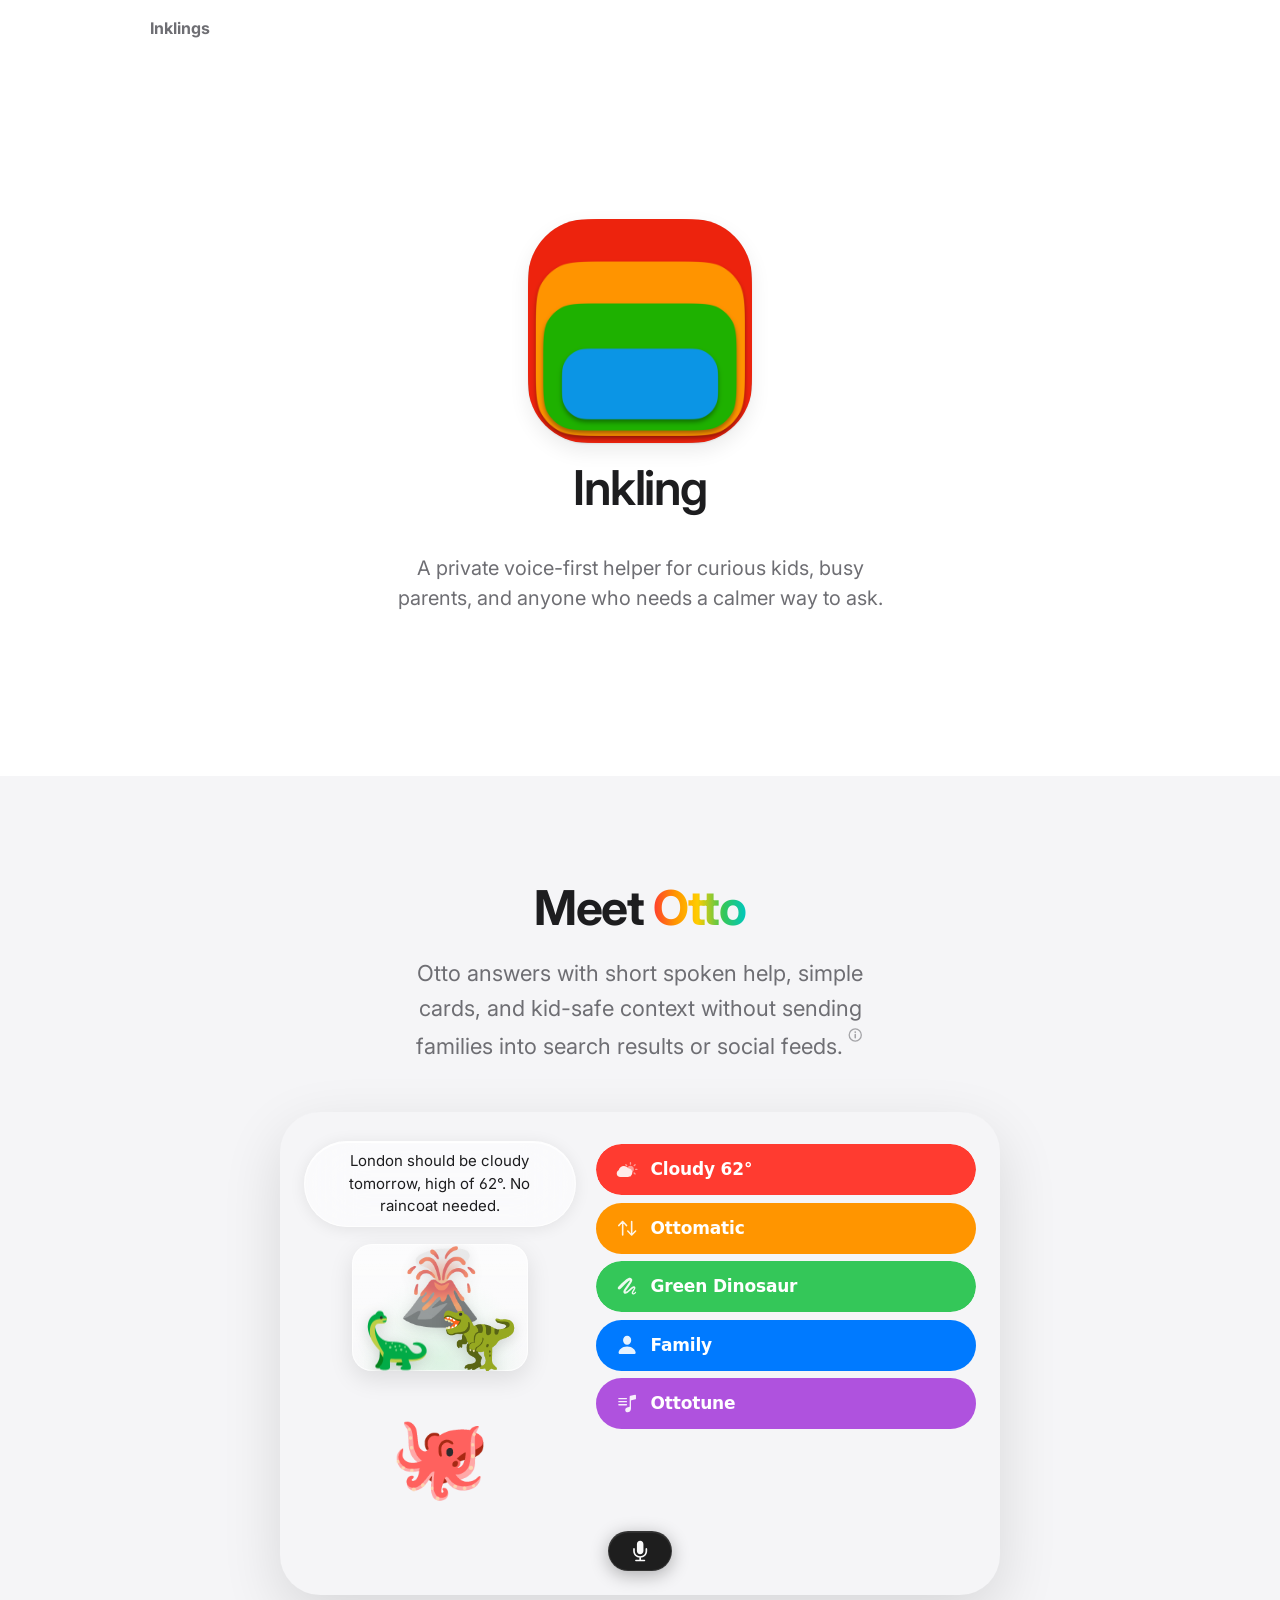
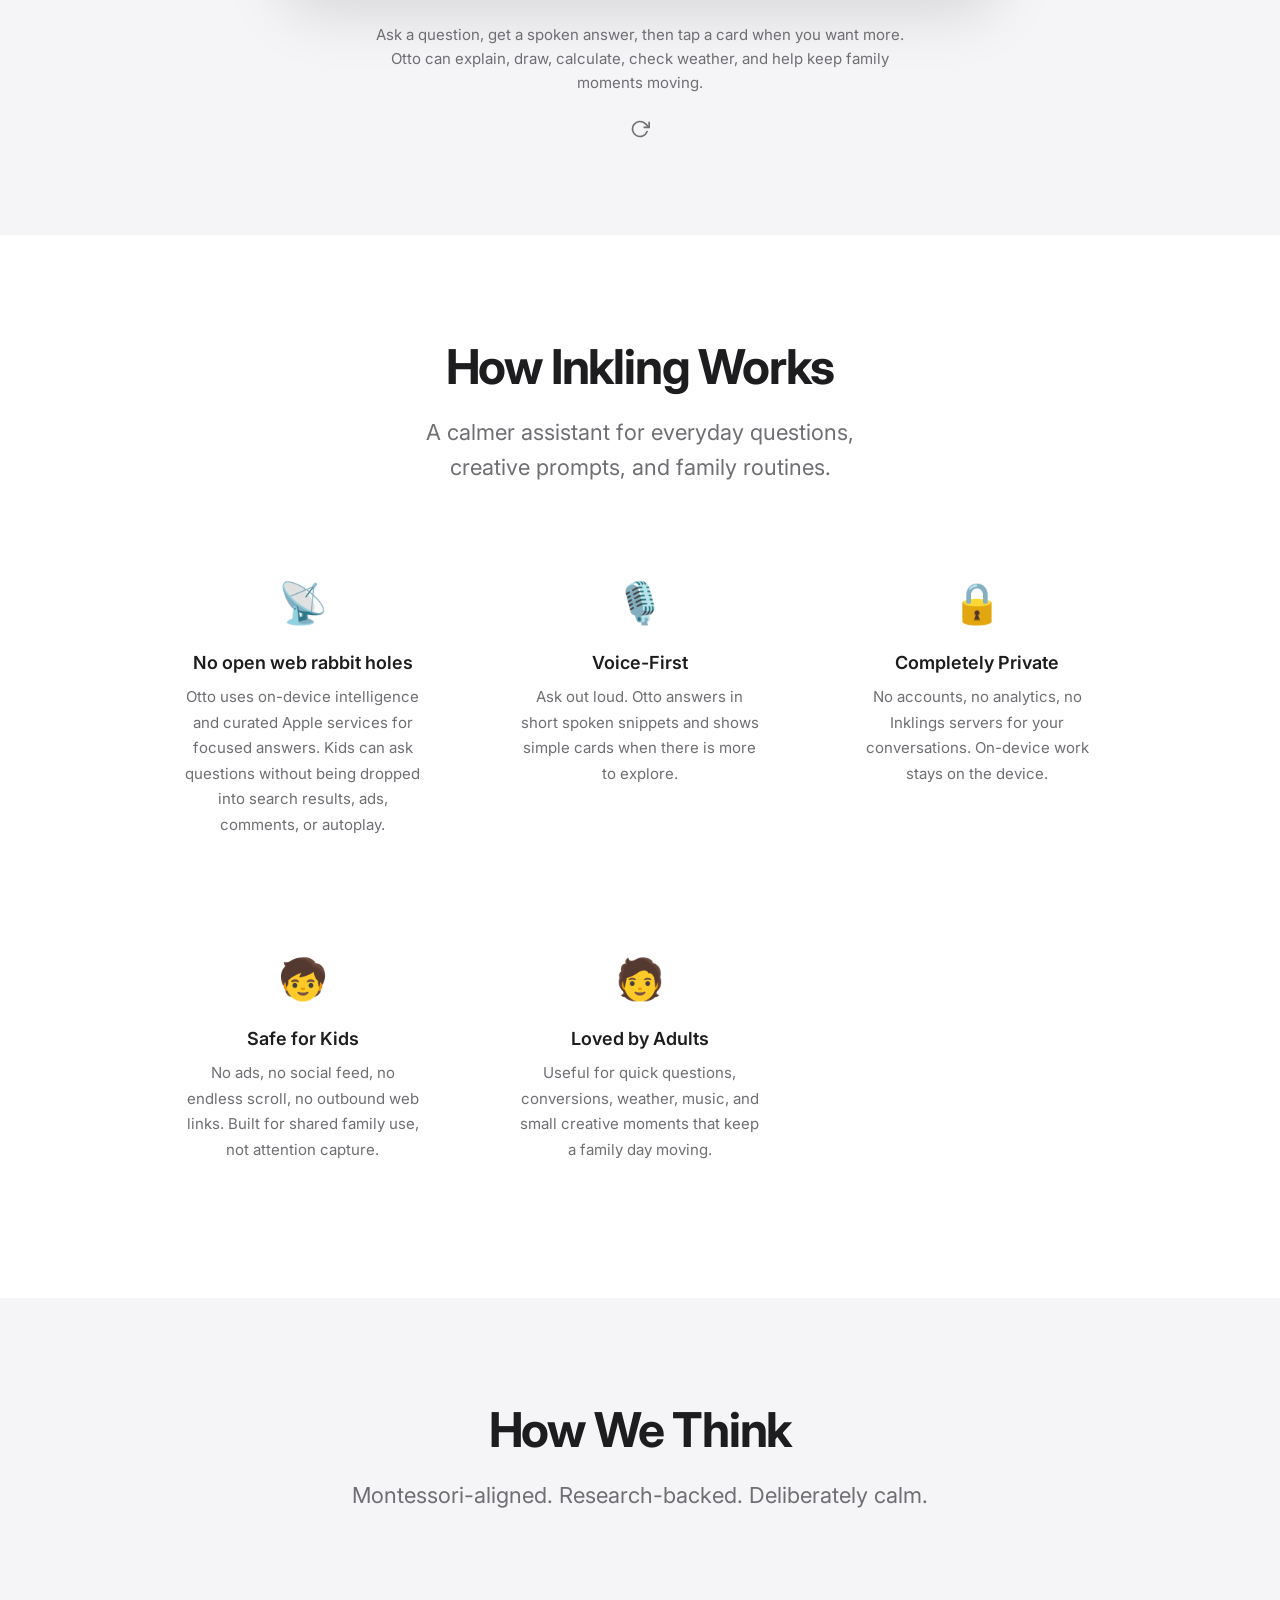
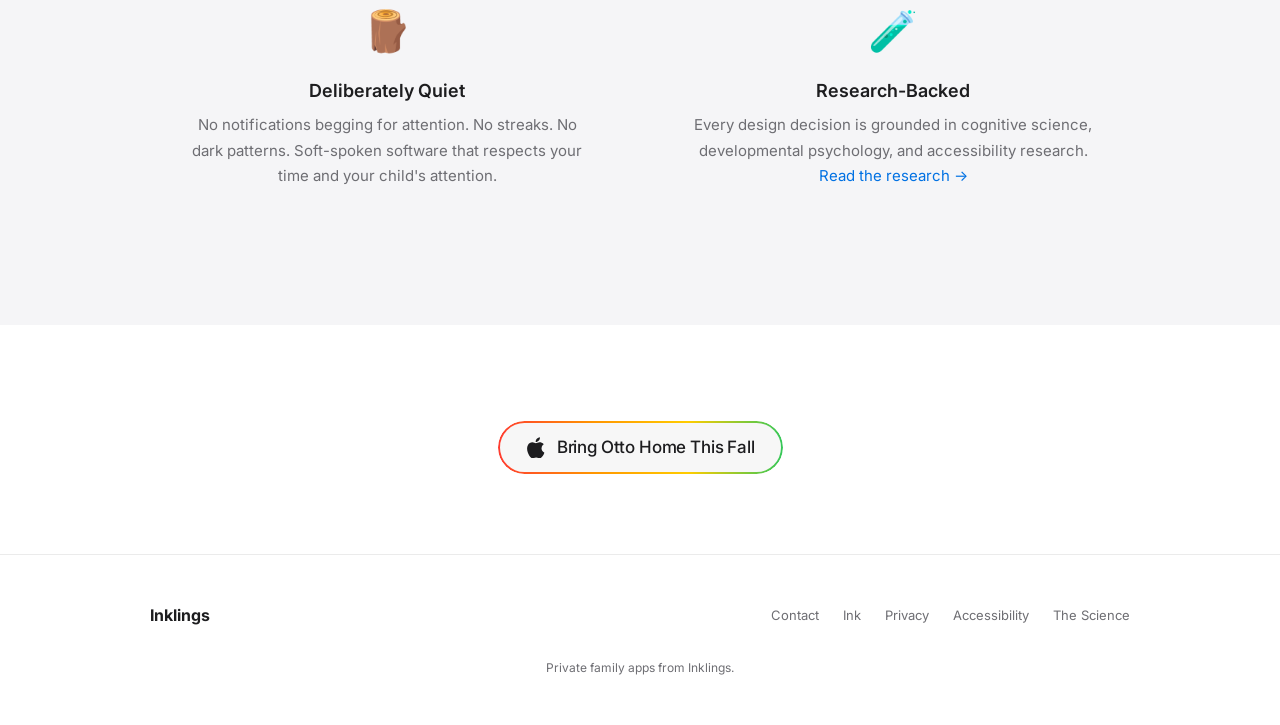
<file: inkling/index.html>
<!DOCTYPE html>
<html lang="en">
<head>
  <meta charset="UTF-8">
  <meta name="viewport" content="width=device-width, initial-scale=1.0">
  <title>Inkling - Otto, a Private AI Helper for Families</title>
  <link rel="icon" type="image/png" sizes="512x512" href="/inkling/icon-512.png">
  <link rel="icon" type="image/png" sizes="180x180" href="/inkling/apple-touch-icon.png">
  <link rel="apple-touch-icon" href="/inkling/apple-touch-icon.png">
  <meta name="description" content="Inkling gives families Otto: a private voice-first helper for questions, weather, math, music, and drawing without ads, accounts, or the open web.">
  <meta name="theme-color" content="#ffffff" media="(prefers-color-scheme: light)">
  <meta name="theme-color" content="#000000" media="(prefers-color-scheme: dark)">
  <meta property="og:title" content="Inkling - Otto, a Private AI Helper for Families">
  <meta property="og:description" content="A private voice-first helper for questions, weather, math, music, and drawing without ads, accounts, or the open web.">
  <meta property="og:type" content="website">
  <meta property="og:url" content="https://inkling.ink/inkling/">
  <meta property="og:site_name" content="Inklings">
  <meta property="og:image" content="https://inkling.ink/inkling/og.png">
  <meta property="og:image:type" content="image/png">
  <meta property="og:image:width" content="1200">
  <meta property="og:image:height" content="630">
  <meta property="og:image:alt" content="Inkling. Meet Otto.">
  <meta name="twitter:card" content="summary_large_image">
  <meta name="twitter:title" content="Inkling - Otto, a Private AI Helper for Families">
  <meta name="twitter:description" content="A private voice-first helper for family questions, creative prompts, weather, math, music, and drawing.">
  <meta name="twitter:image" content="https://inkling.ink/inkling/og.png">
  <link rel="canonical" href="https://inkling.ink/inkling/">
  <!-- Smart App Banner: disabled until Inkling's real App Store ID lands.
       Halo's id (6748263839) would point users to the wrong app and
       break App Clip invocation (iOS requires app-id to own the clip
       bundle). Re-enable with: app-id=<REAL>, app-clip-bundle-id=ink.lings.Inkling.Clip
  <meta name="apple-itunes-app" content="app-id=TBD, app-clip-bundle-id=ink.lings.Inkling.Clip">
  -->
  <!-- TODO(launch): swap Halo's 6748263839 for Inkling's real App Store ID in:
       - hero-icon <a href>
       - .app-store-button <a href>
       - og:image / JSON-LD if referencing the listing -->
  <script type="application/ld+json">
  {
    "@context": "https://schema.org",
    "@type": "SoftwareApplication",
    "name": "Inkling",
    "description": "Inkling gives families Otto: a private voice-first helper for questions, weather, math, music, and drawing.",
    "url": "https://inkling.ink/inkling/",
    "image": "https://inkling.ink/inkling/og.png",
    "applicationCategory": "LifestyleApplication",
    "operatingSystem": "iOS 26",
    "datePublished": "2026-05-07",
    "offers": {
      "@type": "Offer",
      "price": "0",
      "priceCurrency": "USD"
    },
    "publisher": {
      "@type": "Organization",
      "name": "Inklings, Inc.",
      "url": "https://inkling.ink/"
    }
  }
  </script>
  <link rel="preconnect" href="https://fonts.googleapis.com">
  <link rel="preconnect" href="https://fonts.gstatic.com" crossorigin>
  <link href="https://fonts.googleapis.com/css2?family=Inter:wght@300;400;500;600;700&display=swap" rel="stylesheet">
  <style>
    *, *::before, *::after {
      margin: 0;
      padding: 0;
      box-sizing: border-box;
    }

    :root {
      --font: 'Inter', -apple-system, BlinkMacSystemFont, 'Segoe UI', system-ui, sans-serif;
      --font-rounded: ui-rounded, 'SF Pro Rounded', -apple-system, BlinkMacSystemFont, system-ui, sans-serif;
      --color-text: #1d1d1f;
      --color-text-secondary: #6e6e73;
      --color-bg: #ffffff;
      --color-bg-light: #f5f5f7;
      --color-accent: #0071e3;
      --color-accent-hover: #0077ed;
      --color-border: #d2d2d7;
      --max-width: 980px;
      --spring: cubic-bezier(0.34, 1.56, 0.64, 1);
      --spring-soft: cubic-bezier(0.22, 1, 0.36, 1);
    }

    html {
      scroll-behavior: smooth;
      -webkit-text-size-adjust: 100%;
      font: -apple-system-body;
      font-family: var(--font);
      overflow-x: hidden;
    }

    body {
      font-family: var(--font);
      color: var(--color-text);
      background: var(--color-bg);
      line-height: 1.5;
      -webkit-font-smoothing: antialiased;
      -moz-osx-font-smoothing: grayscale;
      /* No phantom horizontal scroll (off-screen demo cards sit past the
         right edge during their slide animation). */
      overflow-x: hidden;
      max-width: 100%;
    }

    /* ===== Typography refinements ===== */
    /* balance — headings and short captions distribute lines evenly */
    h1, h2, h3, h4, h5, h6,
    .hero-tagline,
    .section-subtitle,
    .feature-card h3,
    .app-sheet-header-title,
    .app-sheet-blurb,
    .app-bubble,
    .app-sheet-bullet {
      text-wrap: balance;
    }

    /* pretty — prose avoids single-word last lines (orphans) without full balance cost */
    p,
    .feature-card p,
    .info-popover {
      text-wrap: pretty;
    }

    /* Kerning + ligatures on for everything that reads as body/heading */
    body {
      font-feature-settings: "kern" 1, "liga" 1, "calt" 1, "ss01" 1;
      font-kerning: normal;
      font-optical-sizing: auto;
      font-variant-numeric: proportional-nums;
    }

    /* Remove duplicate rule — .section-subtitle already declares text-wrap */

    a {
      color: inherit;
      text-decoration: none;
    }

    /* Skip link — hidden until keyboard focus */
    .skip-link {
      position: absolute;
      top: 0;
      left: 0;
      padding: 0.625rem 1rem;
      background: #1d1d1f;
      color: #ffffff;
      font-weight: 600;
      border-radius: 0 0 8px 0;
      transform: translateY(-110%);
      transition: transform 0.2s ease;
      z-index: 1000;
    }

    .skip-link:focus-visible {
      transform: translateY(0);
      outline: 2px solid #0a84ff;
      outline-offset: 2px;
    }

    /* Focus-visible ring for all interactive elements */
    :where(a, button, [role="button"], [tabindex="0"]):focus-visible {
      outline: 2px solid #0a84ff;
      outline-offset: 3px;
      border-radius: 4px;
    }

    @media (prefers-color-scheme: dark) {
      :where(a, button, [role="button"], [tabindex="0"]):focus-visible {
        outline-color: #64d2ff;
      }
    }

    /* ===== Nav ===== */

    .nav {
      padding: 1rem 1.5rem;
    }

    .nav-inner {
      max-width: var(--max-width);
      margin: 0 auto;
      display: flex;
      align-items: center;
      justify-content: space-between;
    }

    .nav-logo {
      font-size: 1rem;
      font-weight: 700;
      color: var(--color-text-secondary);
      transition: color 0.2s ease;
    }

    .nav-logo:hover {
      color: var(--color-text);
    }

    .nav-links {
      display: flex;
      align-items: center;
      gap: 1.25rem;
    }

    .nav-links a {
      font-size: 0.9375rem;
      font-weight: 600;
      color: var(--color-text-secondary);
      transition: color 0.2s ease;
    }

    .nav-links a:hover {
      color: var(--color-text);
    }

    /* ===== Hero ===== */

    .hero {
      min-height: 80vh;
      min-height: 80dvh;
      display: flex;
      align-items: center;
      justify-content: center;
      text-align: center;
      padding: 4rem 1.5rem;
    }

    .hero-inner {
      max-width: 720px;
      display: flex;
      flex-direction: column;
      align-items: center;
    }

    /* App Store–style icon chrome — rounded square, monochrome emoji silhouette */
    .hero-icon {
      width: clamp(168px, 44vw, 224px);
      height: clamp(168px, 44vw, 224px);
      border-radius: 26.5%;
      overflow: hidden;
      background: #e5e5ea;
      display: flex;
      align-items: center;
      justify-content: center;
      font-size: clamp(3.5rem, 9vw, 5rem);
      line-height: 1;
      margin-bottom: 1.25rem;
      box-shadow:
        inset 0 0 0 1px rgba(0, 0, 0, 0.06),
        0 1px 2px rgba(0, 0, 0, 0.08),
        0 8px 20px rgba(0, 0, 0, 0.08);
      transform-origin: center center;
    }

    .hero-icon-mono {
      filter: brightness(0);
      line-height: 1;
    }

    .hero-icon-img {
      width: 100%;
      height: 100%;
      object-fit: cover;
      display: block;
    }

    @media (prefers-color-scheme: dark) {
      .hero-icon {
        background: #1c1c1e;
        box-shadow:
          inset 0 0 0 1px rgba(255, 255, 255, 0.06),
          0 2px 12px rgba(0, 0, 0, 0.3);
      }
      .hero-icon-mono {
        filter: brightness(0) invert(1);
      }
    }

    /* Home-screen wiggle — plays once on load like a freshly-installed app */
    @keyframes home-wiggle {
      0%   { transform: rotate(0deg); }
      12%  { transform: rotate(-2deg); }
      24%  { transform: rotate(2deg); }
      36%  { transform: rotate(-2deg); }
      48%  { transform: rotate(2deg); }
      60%  { transform: rotate(-1.2deg); }
      72%  { transform: rotate(1.2deg); }
      100% { transform: rotate(0deg); }
    }

    .hero-home {
      display: flex;
      flex-direction: column;
      align-items: center;
      animation: home-wiggle 1.43s ease-in-out 0.35s 1 both;
      transform-origin: center center;
    }

    .hero-name {
      font-family: var(--font);
      font-size: clamp(2rem, 5vw, 3rem);
      font-weight: 600;
      letter-spacing: -0.03em;
      line-height: 1.05;
      margin-bottom: 2.5rem;
    }

    .hero-tagline {
      font-size: clamp(1.0625rem, 2vw, 1.25rem);
      font-weight: 400;
      color: var(--color-text-secondary);
      line-height: 1.5;
      max-width: 520px;
    }

    /* ===== CTA section ===== */

    .cta {
      padding: 6rem 1.5rem 5rem;
      display: flex;
      flex-direction: column;
      align-items: center;
      justify-content: center;
      gap: 1.25rem;
      text-align: center;
    }

    .cta-caption {
      font-size: 0.875rem;
      font-weight: 500;
      text-transform: uppercase;
      letter-spacing: 0.08em;
      color: var(--color-text-secondary);
    }

    /* Halō-adapted rainbow-border glass CTA */
    .app-store-button {
      position: relative;
      display: inline-flex;
      align-items: center;
      justify-content: center;
      gap: 0.625rem;
      padding: 0.875rem 1.75rem;
      border-radius: 999px;
      background: rgba(0, 0, 0, 0.03);
      backdrop-filter: blur(20px);
      -webkit-backdrop-filter: blur(20px);
      color: var(--color-text);
      font-weight: 500;
      font-size: 1.0625rem;
      letter-spacing: -0.01em;
      transition: transform 0.25s ease, background 0.25s ease;
      isolation: isolate;
    }

    .app-store-button::before {
      content: '';
      position: absolute;
      inset: 0;
      border-radius: inherit;
      padding: 2px;
      background: linear-gradient(
        90deg,
        #FF3B30, #FF9500, #FFCC00, #34C759, #00C7BE,
        #007AFF, #5856D6, #AF52DE, #FF2D55, #FF3B30
      );
      background-size: 300% auto;
      animation: ai-shimmer 12s linear infinite;
      -webkit-mask: linear-gradient(#fff 0 0) content-box, linear-gradient(#fff 0 0);
      -webkit-mask-composite: xor;
              mask-composite: exclude;
      pointer-events: none;
    }

    .app-store-button:hover,
    .app-store-button:focus-visible {
      background: rgba(0, 0, 0, 0.06);
      transform: scale(1.02);
    }

    .app-store-button svg {
      width: 1.25em;
      height: 1.25em;
      fill: currentColor;
    }

    @media (prefers-color-scheme: dark) {
      .app-store-button {
        background: rgba(255, 255, 255, 0.06);
      }
      .app-store-button:hover,
      .app-store-button:focus-visible {
        background: rgba(255, 255, 255, 0.12);
      }
    }

    @media (prefers-reduced-motion: reduce) {
      .app-store-button::before { animation: none; }
    }

    /* ===== Section ===== */

    .section {
      padding: 6rem 1.5rem;
    }

    .section-inner {
      max-width: var(--max-width);
      margin: 0 auto;
    }

    .section-title {
      font-size: clamp(1.75rem, 5vw, 3rem);
      font-weight: 700;
      letter-spacing: -0.025em;
      text-align: center;
      margin-bottom: 0.75rem;
    }

    .section-subtitle {
      font-size: clamp(1.0625rem, 2.5vw, 1.375rem);
      color: var(--color-text-secondary);
      text-align: center;
      max-width: 600px;
      margin: 0 auto 3rem;
      line-height: 1.6;
      text-wrap: balance;
    }

    .section-light {
      background: var(--color-bg-light);
    }

    .section-dark {
      background: #1d1d1f;
      color: #f5f5f7;
    }

    .section-dark .section-subtitle {
      color: #a1a1a6;
    }

    /* ===== Features ===== */

    .features-grid {
      display: grid;
      grid-template-columns: repeat(auto-fit, minmax(280px, 1fr));
      gap: 2rem;
    }

    .feature-card {
      text-align: center;
      padding: 2.5rem 2rem;
    }

    .feature-icon {
      font-size: 2.5rem;
      display: block;
      margin-bottom: 1rem;
    }

    .feature-card h3 {
      font-size: 1.125rem;
      font-weight: 600;
      margin-bottom: 0.5rem;
    }

    .feature-card p {
      font-size: 0.9375rem;
      color: var(--color-text-secondary);
      line-height: 1.7;
    }

    .demo-caption {
      max-width: 560px;
      margin: 1.75rem auto 0;
      font-size: 0.9375rem;
      color: var(--color-text-secondary);
      text-align: center;
      line-height: 1.6;
    }

    .features-footnote {
      max-width: 640px;
      margin: 2.5rem auto 0;
      font-size: 0.8125rem;
      color: var(--color-text-secondary);
      text-align: center;
      line-height: 1.6;
    }

    .features-footnote sup {
      margin-right: 0.125rem;
    }

    /* ===== Rainbow AI word (adapted from halō.app) ===== */

    .ai-word {
      position: relative;
      display: inline-block;
      background: linear-gradient(
        90deg,
        #FF3B30 0%,
        #FF9500 12%,
        #FFCC00 24%,
        #34C759 38%,
        #00C7BE 50%,
        #007AFF 62%,
        #5856D6 74%,
        #AF52DE 86%,
        #FF2D55 100%
      );
      background-size: 200% 100%;
      background-position: 0% 50%;
      -webkit-background-clip: text;
      -webkit-text-fill-color: transparent;
      background-clip: text;
      color: transparent;
      animation: ai-shimmer 9s ease-in-out infinite;
    }

    @keyframes ai-shimmer {
      0%   { background-position: 0% 50%; }
      50%  { background-position: 100% 50%; }
      100% { background-position: 0% 50%; }
    }

    @media (prefers-reduced-motion: reduce) {
      .ai-word { animation: none; }
    }

    /* ===== Info popover (TipKit-style) ===== */

    /* Superscript-styled info trigger — same vertical treatment as <sup> */
    .info-trigger {
      display: inline-flex;
      align-items: center;
      justify-content: center;
      vertical-align: super;
      margin-left: 0.2em;
      width: 0.75em;
      height: 0.75em;
      padding: 0;
      border: 0;
      background: transparent;
      color: var(--color-text-secondary);
      cursor: pointer;
      opacity: 0.6;
      font-size: inherit;
      transition: opacity 0.2s ease, transform 0.2s ease;
    }

    .info-trigger:hover,
    .info-trigger:focus-visible {
      opacity: 1;
      transform: scale(1.12);
    }

    .info-trigger svg {
      width: 1em;
      height: 1em;
      fill: currentColor;
      display: block;
    }

    .info-popover {
      max-width: 320px;
      padding: 0.875rem 1rem;
      margin: 0;
      border: 0;
      border-radius: 14px;
      background: rgba(255, 255, 255, 0.96);
      backdrop-filter: saturate(1.6) blur(20px);
      -webkit-backdrop-filter: saturate(1.6) blur(20px);
      box-shadow: 0 10px 30px rgba(0, 0, 0, 0.12), 0 1px 0 rgba(0, 0, 0, 0.04);
      color: var(--color-text);
      font-size: 0.8125rem;
      line-height: 1.55;
      text-align: left;
      /* JS positions the popover; these are initial fallbacks. */
      position: fixed;
      inset: auto;
      opacity: 0;
      transform: translateY(-4px) scale(0.98);
      transition: opacity 0.18s ease, transform 0.18s ease;
    }

    .info-popover:popover-open {
      opacity: 1;
      transform: translateY(0) scale(1);
    }

    @media (prefers-color-scheme: dark) {
      .info-popover {
        background: rgba(40, 40, 42, 0.92);
        color: #f5f5f7;
        box-shadow: 0 10px 30px rgba(0, 0, 0, 0.4);
      }
    }

    /* ===== Quote ===== */

    .quote {
      font-size: clamp(1.25rem, 3vw, 1.75rem);
      font-weight: 500;
      text-align: center;
      max-width: 700px;
      margin: 0 auto;
      line-height: 1.5;
      letter-spacing: -0.01em;
      color: #f5f5f7;
    }

    .quote-link {
      display: block;
      text-align: center;
      margin-top: 1.5rem;
      font-size: 1rem;
    }

    .quote-link a {
      color: #2997ff;
      transition: color 0.2s ease;
    }

    .quote-link a:hover {
      color: #64b5f6;
    }

    /* ===== App Mockup ===== */

    .app-frame {
      width: min(100%, 380px);
      max-width: 380px;
      margin: 0 auto;
      background: var(--color-bg-light);
      border-radius: 2.5rem;
      padding: 2rem 1.25rem 1.5rem;
      box-shadow: 0 20px 60px rgba(0, 0, 0, 0.12);
    }

    .app-header {
      position: relative;
      /* Full width so the bubble row doesn't shrink-wrap to the short
         greeting — otherwise the long weather reply gets crushed into a
         narrow column and clips on mobile. */
      width: 100%;
      display: flex;
      flex-direction: column-reverse;
      align-items: center;
      justify-content: center;
      margin-bottom: 1.25rem;
      border-radius: 1.5rem;
      padding: 1rem 0;
      gap: 0.75rem;
    }

    .app-otto {
      font-size: 5rem;
      line-height: 1;
      cursor: pointer;
      display: inline-block;
      transform-origin: 50% 80%;
      -webkit-tap-highlight-color: transparent;
      user-select: none;
    }

    .app-otto.wiggle {
      animation: otto-wiggle 1.1s ease-out;
    }

    @keyframes otto-wiggle {
      0%   { transform: rotate(0deg) scale(1); }
      10%  { transform: rotate(-9deg) scale(1.04); }
      24%  { transform: rotate(10deg) scale(1.08); }
      40%  { transform: rotate(-7deg) scale(1.05); }
      55%  { transform: rotate(5deg) scale(1.03); }
      70%  { transform: rotate(-3deg) scale(1.02); }
      84%  { transform: rotate(1.5deg) scale(1.01); }
      100% { transform: rotate(0deg) scale(1); }
    }

    /* --- Bubble — always above Otto via column-reverse --- */
    .app-bubbles {
      position: relative;
      min-height: 3rem;
      display: flex;
      align-items: center;
      justify-content: center;
      width: 100%;
    }

    .app-bubble {
      font-size: 0.9375rem;
      color: var(--color-text);
      text-align: center;
      background: rgba(255, 255, 255, 0.5);
      backdrop-filter: blur(28px) saturate(200%);
      -webkit-backdrop-filter: blur(28px) saturate(200%);
      border: 0.5px solid rgba(255, 255, 255, 0.7);
      box-shadow:
        0 2px 16px rgba(0, 0, 0, 0.08),
        inset 0 1px 0 rgba(255, 255, 255, 0.9);
      padding: 0.5rem 1.125rem;
      border-radius: 9999px;
      white-space: normal;
      max-width: 100%;
    }

    /* Streaming word animation */
    .w {
      display: inline-block;
      opacity: 0;
      transform: translateY(0.4em) scale(0.85);
      filter: blur(2px);
      animation: word-in 0.5s var(--spring) forwards;
      animation-delay: calc(var(--w) * 0.1s + var(--t, 0s));
    }

    @keyframes word-in {
      to { opacity: 1; transform: translateY(0) scale(1); filter: blur(0); }
    }

    /* Otto greeting — springs in, fades out before user speaks */
    .app-bubble-hi {
      opacity: 0;
      animation:
        bubble-in 0.5s var(--spring) 0.3s forwards,
        bubble-out 0.4s var(--spring) 4.5s forwards;
    }

    @keyframes bubble-in {
      from { opacity: 0; transform: scale(0.7) translateY(0.5rem); }
      to { opacity: 1; transform: scale(1) translateY(0); }
    }

    @keyframes bubble-out {
      to { opacity: 0; transform: scale(0.85) translateY(0.25rem); }
    }

    /* Legacy fade alias for replay button */
    @keyframes fade-in {
      to { opacity: 1; }
    }

    /* Otto reply 1 — springs in after user speaks, out before next question */
    .app-bubble-reply1 {
      position: absolute;
      opacity: 0;
      animation: bubble-in 0.5s var(--spring) 9.0s forwards, bubble-out 0.4s var(--spring) 12.0s forwards;
    }

    /* Otto reply 2 — springs in after user speaks, out before next question */
    .app-bubble-reply2 {
      position: absolute;
      opacity: 0;
      animation: bubble-in 0.5s var(--spring) 15.5s forwards, bubble-out 0.4s var(--spring) 18.75s forwards;
    }

    /* Otto reply 3 — springs in and stays */
    .app-bubble-reply3 {
      position: absolute;
      opacity: 0;
      animation: bubble-in 0.5s var(--spring) 22.5s forwards;
    }

    /* Sketch preview — keep Otto's dinosaur/volcano drawing visible in the demo */
    .app-demo-drawing {
      position: relative;
      width: min(11rem, 72%);
      aspect-ratio: 1 / 0.72;
      max-height: 0;
      margin: -0.25rem auto 0;
      border-radius: 1.25rem;
      background:
        linear-gradient(180deg, rgba(255, 255, 255, 0.72), rgba(255, 255, 255, 0.38)),
        radial-gradient(circle at 50% 90%, rgba(52, 199, 89, 0.25), transparent 58%);
      box-shadow:
        0 8px 24px rgba(0, 0, 0, 0.1),
        inset 0 0 0 1px rgba(255, 255, 255, 0.7);
      overflow: hidden;
      opacity: 0;
      transform: translateY(0.45rem) scale(0.94);
      pointer-events: none;
      animation: demo-drawing-in 28s var(--spring) forwards;
    }

    .app-demo-drawing-scenic,
    .app-demo-drawing-bg,
    .app-demo-drawing-fg {
      position: absolute;
      display: inline-flex;
      align-items: center;
      justify-content: center;
      line-height: 1;
      filter: drop-shadow(0 3px 7px rgba(0, 0, 0, 0.16));
    }

    .app-demo-drawing-scenic {
      top: 0.3rem;
      left: 50%;
      transform: translateX(-50%);
      font-size: 4.6rem;
      opacity: 0.7;
    }

    .app-demo-drawing-bg {
      left: 0.7rem;
      bottom: 0.3rem;
      font-size: 3.4rem;
    }

    .app-demo-drawing-fg {
      right: 0.55rem;
      bottom: 0.15rem;
      font-size: 4rem;
    }

    @keyframes demo-drawing-in {
      0%, 57% {
        opacity: 0;
        max-height: 0;
        margin-bottom: 0;
        transform: translateY(0.45rem) scale(0.94);
      }
      60%, 100% {
        opacity: 1;
        max-height: 8rem;
        margin-bottom: 0.25rem;
        transform: translateY(0) scale(1);
      }
    }

    /* --- Mic morph --- */
    .app-mic {
      display: flex;
      justify-content: center;
      width: 100%;
      min-width: 0;
      opacity: 0;
      transform: translateY(0.5rem) scale(0.9);
      animation: card-enter 0.5s var(--spring) 0.42s forwards;
    }

    .app-mic-morph {
      position: relative;
      background: rgba(0, 0, 0, 0.88);
      backdrop-filter: blur(28px) saturate(160%);
      -webkit-backdrop-filter: blur(28px) saturate(160%);
      border: 0.5px solid rgba(255, 255, 255, 0.1);
      box-shadow:
        0 4px 18px rgba(0, 0, 0, 0.3),
        inset 0 1px 0 rgba(255, 255, 255, 0.08);
      color: rgba(255, 255, 255, 0.98);
      border-radius: 9999px;
      height: 2.5rem;
      max-width: 100%;
      display: flex;
      align-items: center;
      justify-content: center;
      overflow: hidden;
      animation: morph 28s var(--spring) forwards;
    }

    /* 28s — beat → three morph cycles (tap → pop → expand with text → shrink) */
    /* Cycle 1: tap 5.5s | Cycle 2: tap 12.5s | Cycle 3: tap 19s        */
    @keyframes morph {
      0%, 19%    { width: 4rem; transform: scale(1); }
      /* Cycle 1 — 5.5s */
      19.5%      { transform: scale(1.1); width: 4rem; }
      20%        { transform: scale(1); width: 5.5rem; }
      20.5%      { width: 5.5rem; }
      25%        { width: 17rem; }
      30.5%      { width: 17rem; }
      31.5%      { width: 4rem; }
      /* Idle */
      44%        { width: 4rem; transform: scale(1); }
      /* Cycle 2 — 12.5s */
      44.5%      { transform: scale(1.1); width: 4rem; }
      45%        { transform: scale(1); width: 5.5rem; }
      45.5%      { width: 5.5rem; }
      50%        { width: 12rem; }
      53%        { width: 12rem; }
      54%        { width: 4rem; }
      /* Idle */
      67.5%      { width: 4rem; transform: scale(1); }
      /* Cycle 3 — 19s */
      68%        { transform: scale(1.1); width: 4rem; }
      68.5%      { transform: scale(1); width: 5.5rem; }
      69%        { width: 5.5rem; }
      75%        { width: min(22rem, 100%); }
      79%        { width: min(22rem, 100%); }
      80%        { width: 4rem; }
      100%       { width: 4rem; }
    }

    .mic-icon {
      font-size: 1.125rem;
      flex-shrink: 0;
      animation: mic-icon 28s ease forwards;
      display: inline-flex;
      align-items: center;
      justify-content: center;
      line-height: 1;
      color: currentColor;
    }

    .mic-icon svg {
      width: 1.25em;
      height: 1.25em;
      fill: currentColor;
      display: block;
    }

    @keyframes mic-icon {
      0%, 20%    { opacity: 1; }
      20.5%      { opacity: 0; }
      31%        { opacity: 0; }
      31.5%      { opacity: 1; }
      44.5%      { opacity: 1; }
      45%        { opacity: 0; }
      53.5%      { opacity: 0; }
      54%        { opacity: 1; }
      68%        { opacity: 1; }
      68.5%      { opacity: 0; }
      79.5%      { opacity: 0; }
      80%        { opacity: 1; }
      100%       { opacity: 1; }
    }

    .mic-words {
      position: absolute;
      top: 50%;
      left: 50%;
      display: inline-block;
      transform: translate(-50%, -50%);
      white-space: nowrap;
      text-align: center;
      font-size: 0.9375rem;
      max-width: calc(100% - 1.4rem);
      color: rgba(255, 255, 255, 0.96);
    }

    .mic-words1 {
      opacity: 0;
      animation: mic-w1 28s ease forwards;
    }

    @keyframes mic-w1 {
      0%, 20%    { opacity: 0; }
      20.5%      { opacity: 1; }
      31%        { opacity: 1; }
      31.5%      { opacity: 0; }
      100%       { opacity: 0; }
    }

    .mic-words2 {
      opacity: 0;
      animation: mic-w2 28s ease forwards;
    }

    @keyframes mic-w2 {
      0%, 44.5%  { opacity: 0; }
      45%        { opacity: 1; }
      53.5%      { opacity: 1; }
      54%        { opacity: 0; }
      100%       { opacity: 0; }
    }

    .mic-words3 {
      opacity: 0;
      font-size: clamp(0.75rem, 2.7vw, 0.84rem);
      animation: mic-w3 28s ease forwards;
    }

    @keyframes mic-w3 {
      0%, 68%    { opacity: 0; }
      68.5%      { opacity: 1; }
      79.5%      { opacity: 1; }
      80%        { opacity: 0; }
      100%       { opacity: 0; }
    }

    .app-cards {
      display: flex;
      flex-direction: column;
      gap: 0.5rem;
      margin-bottom: 1.25rem;
    }

    /* Staggered entrance — bouncy spring like LazyVStack */
    .app-cards > * {
      opacity: 0;
      transform: translateY(1rem) scale(0.9);
      animation: card-enter 0.5s var(--spring) forwards;
      animation-delay: calc(var(--i, 0) * 0.06s);
    }

    @keyframes card-enter {
      to { opacity: 1; transform: translateY(0) scale(1); }
    }

    .app-card {
      display: flex;
      align-items: center;
      gap: 0.75rem;
      padding: 0.875rem 1.25rem;
      border: none;
      border-radius: 9999px;
      color: #fff;
      font-size: 1.0625rem;
      font-weight: 600;
      font-family: var(--font-rounded);
      letter-spacing: -0.01em;
      text-align: left;
      cursor: pointer;
      -webkit-tap-highlight-color: transparent;
      transition: transform 0.35s var(--spring);
      appearance: none;
      -webkit-appearance: none;
      width: 100%;
      box-sizing: border-box;
      align-self: stretch;
    }

    .app-card:active {
      transform: scale(0.94);
    }

    .app-card-icon {
      font-size: 1.125rem;
      opacity: 0.9;
      display: inline-flex;
      align-items: center;
      justify-content: center;
      line-height: 1;
    }

    /* SF Symbol SVGs rendered inline inside app-card-icon */
    .app-card-icon svg {
      width: 1.25em;
      height: 1.25em;
      fill: currentColor;
      display: block;
    }

    /* Hierarchical-style secondary paths (mimics SwiftUI hierarchical rendering) */
    .sym-secondary { fill-opacity: 0.55; }

    .app-card-today     { background: #ff3b30; }
    .app-card-ottomatic { background: #ff9500; }
    .app-card-inklings  { background: #34c759; }
    .app-card-people    { background: #007aff; }
    .app-card-ottotune  { background: #af52de; }

    /* Animated card slot — out card stays in flow for natural height */
    .app-card-slot {
      position: relative;
      overflow: hidden;
      border-radius: 9999px;
    }

    .app-card-slot .app-card-out {
      animation: slot-out 0.55s var(--spring) var(--slot-t, 7s) forwards;
    }

    .app-card-slot .app-card-in {
      position: absolute;
      inset: 0;
      transform: translateX(110%);
      animation: slot-in 0.55s var(--spring) var(--slot-t, 7s) forwards;
    }

    .app-card-slot .app-card-in .app-card-label {
      opacity: 0;
      animation: label-reveal 0.3s ease calc(var(--slot-t, 7s) + 0.4s) forwards;
    }

    @keyframes slot-out {
      to { transform: translateX(-110%); }
    }

    @keyframes slot-in {
      to { transform: translateX(0); }
    }

    @keyframes label-reveal {
      to { opacity: 1; }
    }

    /* Three-state slot: card-s1 slides out at --slot-t1; card-s2 slides in at
       --slot-t1 then out at --slot-t2; card-s3 slides in at --slot-t2. */
    .app-card-slot3 .app-card-s1 {
      animation: slot-out 0.55s var(--spring) var(--slot-t1, 10s) forwards;
    }
    .app-card-slot3 .app-card-s2 {
      position: absolute;
      inset: 0;
      transform: translateX(110%);
      animation: slot-in 0.55s var(--spring) var(--slot-t1, 10s) forwards,
                 slot-out 0.55s var(--spring) var(--slot-t2, 16.5s) forwards;
    }
    .app-card-slot3 .app-card-s3 {
      position: absolute;
      inset: 0;
      transform: translateX(110%);
      animation: slot-in 0.55s var(--spring) var(--slot-t2, 16.5s) forwards;
    }
    .app-card-slot3 .app-card-s2 .app-card-label,
    .app-card-slot3 .app-card-s3 .app-card-label {
      opacity: 0;
    }
    .app-card-slot3 .app-card-s2 .app-card-label {
      animation: label-reveal 0.3s ease calc(var(--slot-t1, 10s) + 0.4s) forwards;
    }
    .app-card-slot3 .app-card-s3 .app-card-label {
      animation: label-reveal 0.3s ease calc(var(--slot-t2, 16.5s) + 0.4s) forwards;
    }

    /* --- Replay button --- */
    .app-replay {
      display: flex;
      justify-content: center;
      width: 100%;
      margin-top: 1.5rem;
      opacity: 0;
      animation: fade-in 0.5s ease 28.5s forwards;
      color: var(--color-text-secondary);
      transition: color 0.2s ease;
      background: none;
      border: none;
      padding: 0;
      cursor: pointer;
    }

    .app-replay:hover {
      color: var(--color-accent);
    }

    /* --- Mock sheet — simple zoom from tapped card --- */
    .app-sheet-backdrop {
      position: fixed;
      inset: 0;
      background: rgba(0, 0, 0, 0.18);
      opacity: 0;
      pointer-events: none;
      transition: opacity 0.28s ease;
      z-index: 90;
    }

    .app-sheet-backdrop.open {
      opacity: 1;
      pointer-events: auto;
    }

    .app-sheet {
      position: fixed;
      border-radius: 1.75rem;
      color: #fff;
      font-family: var(--font-rounded);
      display: flex;
      flex-direction: column;
      padding: 1.25rem 1.5rem 1.5rem;
      opacity: 0;
      pointer-events: none;
      transform-origin: top left;
      transition:
        opacity 0.22s ease,
        transform 0.48s var(--spring-soft);
      box-shadow: 0 -12px 50px rgba(0, 0, 0, 0.28);
      z-index: 100;
      overflow: hidden;
      letter-spacing: -0.01em;
      will-change: transform;
    }

    .app-sheet.closing {
      transition:
        opacity 0.5s ease,
        transform 0.55s var(--spring);
    }

    .app-sheet-header,
    .app-sheet-body {
      transition: opacity 0.2s ease;
    }

    .app-sheet.closing .app-sheet-header,
    .app-sheet.closing .app-sheet-body {
      opacity: 0;
    }

    .app-sheet::before {
      content: '';
      position: absolute;
      top: 0.5rem;
      left: 50%;
      width: 2.25rem;
      height: 0.25rem;
      border-radius: 9999px;
      background: rgba(255, 255, 255, 0.45);
      transform: translateX(-50%);
    }

    .app-sheet.open {
      opacity: 1;
      pointer-events: auto;
    }

    .app-sheet-header {
      display: flex;
      align-items: center;
      gap: 0.625rem;
      margin-top: 0.25rem;
    }

    .app-sheet-header-icon {
      font-size: 1.375rem;
      opacity: 0.95;
      display: inline-flex;
      align-items: center;
      justify-content: center;
      line-height: 1;
    }

    .app-sheet-header-icon svg {
      width: 1.3em;
      height: 1.3em;
      fill: currentColor;
      display: block;
    }

    .app-sheet-header-title {
      font-size: 1.1875rem;
      font-weight: 600;
      opacity: 0.98;
      letter-spacing: -0.015em;
    }

    .app-sheet-body {
      flex: 1;
      display: flex;
      flex-direction: column;
      align-items: center;
      justify-content: center;
      gap: 1rem;
      padding: 0.5rem 1.25rem 1.25rem;
      min-height: 0;
    }

    .app-sheet-icon {
      font-size: 4.5rem;
      line-height: 1;
      display: inline-flex;
      align-items: center;
      justify-content: center;
      color: rgba(255, 255, 255, 0.72);
      flex-shrink: 0;
    }

    .app-sheet-icon svg {
      width: 1em;
      height: 1em;
      fill: currentColor;
      display: block;
    }

    .app-sheet-blurb {
      font-size: 0.9375rem;
      line-height: 1.5;
      color: rgba(255, 255, 255, 0.92);
      text-align: center;
      max-width: 26ch;
      font-weight: 500;
    }

    /* Drawing mode — Sketches shows Otto's drawing as a square scene */
    .app-sheet-drawing {
      position: relative;
      aspect-ratio: 1 / 1;
      max-width: 100%;
      max-height: 100%;
      width: min(100%, 18rem);
      border-radius: 1.25rem;
      background: rgba(255, 255, 255, 0.14);
      box-shadow:
        inset 0 0 0 1px rgba(255, 255, 255, 0.18),
        0 10px 30px rgba(0, 0, 0, 0.22);
      overflow: hidden;
      line-height: 1;
      margin: 0 auto;
    }

    .app-sheet-drawing-scenic,
    .app-sheet-drawing-bg,
    .app-sheet-drawing-fg {
      position: absolute;
      display: inline-flex;
      align-items: center;
      justify-content: center;
      line-height: 1;
    }

    /* Volcano in back — largest, faded, high up so dinos sit in front */
    .app-sheet-drawing-scenic {
      top: 6%;
      left: 50%;
      transform: translateX(-50%);
      font-size: 9rem;
      opacity: 0.55;
      filter: drop-shadow(0 3px 8px rgba(0, 0, 0, 0.2));
    }

    /* 🦕 long-neck — left foreground */
    .app-sheet-drawing-bg {
      left: 4%;
      bottom: 6%;
      font-size: 6rem;
      filter: drop-shadow(0 3px 8px rgba(0, 0, 0, 0.2));
    }

    /* 🦖 T-rex — right foreground, slightly larger */
    .app-sheet-drawing-fg {
      right: 2%;
      bottom: 4%;
      font-size: 7rem;
      filter: drop-shadow(0 4px 10px rgba(0, 0, 0, 0.25));
    }

    /* Bullets mode — Inklings key-points as sparkle-prefixed rounded buttons */
    .app-sheet-bullets {
      display: flex;
      flex-direction: column;
      gap: 0.375rem;
      width: 100%;
      max-width: 26rem;
    }

    .app-sheet-bullet {
      display: inline-flex;
      align-items: center;
      gap: 0.5625rem;
      padding: 0.5rem 0.8125rem;
      border-radius: 12px;
      background: rgba(255, 255, 255, 0.2);
      color: rgba(255, 255, 255, 0.98);
      font-size: 0.875rem;
      line-height: 1.3;
      font-weight: 500;
      text-align: left;
      backdrop-filter: blur(10px);
      -webkit-backdrop-filter: blur(10px);
    }

    .app-sheet-bullet-icon {
      flex-shrink: 0;
      width: 1.0625em;
      height: 1.0625em;
      fill: currentColor;
      opacity: 0.9;
    }

    .app-sheet-body.is-bullets,
    .app-sheet-body.is-drawing {
      justify-content: flex-start;
      padding-top: 0.5rem;
      gap: 0.75rem;
    }

    .app-sheet-body.is-bullets .app-sheet-blurb {
      font-size: 0.875rem;
      line-height: 1.4;
    }

    .app-sheet-body.is-bullets .app-sheet-icon,
    .app-sheet-body.is-drawing .app-sheet-icon { display: none; }

    .app-sheet-body.is-default .app-sheet-drawing,
    .app-sheet-body.is-default .app-sheet-bullets,
    .app-sheet-body.is-bullets .app-sheet-drawing,
    .app-sheet-body.is-drawing .app-sheet-bullets { display: none; }

    @media (prefers-reduced-motion: reduce) {
      .app-sheet,
      .app-sheet-backdrop {
        transition: opacity 0.15s ease;
      }
    }

    /* Wide layout: Otto left, cards right — only at genuinely wide viewports */
    @media (min-width: 1180px) {
      .app-frame {
        width: min(100%, 720px);
        max-width: 720px;
        padding: 2rem 1.5rem 1.5rem;
        display: grid;
        grid-template-columns: minmax(0, 1fr) minmax(0, 1.4fr);
        grid-template-rows: 1fr auto;
        gap: 1.25rem;
      }

      .app-header {
        grid-column: 1;
        grid-row: 1;
        margin-bottom: 0;
        gap: 2.5rem;
      }

      .app-cards {
        grid-column: 2;
        grid-row: 1;
        margin-bottom: 0;
      }

      .app-mic {
        grid-column: 1 / -1;
        grid-row: 2;
      }
    }

    /* ===== Inline Link ===== */

    .inline-link {
      color: var(--color-accent);
      transition: color 0.2s ease;
    }

    .inline-link:hover {
      color: var(--color-accent-hover);
    }

    /* ===== Footer ===== */

    .footer {
      border-top: 1px solid rgba(0, 0, 0, 0.08);
      padding: 3rem 1.5rem;
    }

    .footer-inner {
      max-width: var(--max-width);
      margin: 0 auto;
      display: flex;
      flex-wrap: wrap;
      align-items: center;
      justify-content: space-between;
      gap: 1rem;
    }

    .footer-logo {
      font-size: 1rem;
      font-weight: 700;
    }

    .footer-links {
      display: flex;
      gap: 1.5rem;
    }

    .footer-link {
      font-size: 0.8125rem;
      color: var(--color-text-secondary);
      transition: color 0.2s ease;
    }

    .footer-link:hover {
      color: var(--color-accent);
    }

    .footer-copy {
      width: 100%;
      font-size: 0.75rem;
      color: var(--color-text-secondary);
      text-align: center;
      margin-top: 1rem;
    }

    /* ===== Dark Mode ===== */

    @media (prefers-color-scheme: dark) {
      :root {
        --color-text: #f5f5f7;
        --color-text-secondary: #a1a1a6;
        --color-bg: #000000;
        --color-bg-light: #1c1c1e;
        --color-accent: #2997ff;
        --color-accent-hover: #64b5f6;
        --color-border: #38383a;
      }

      .section-dark {
        background: #000000;
      }

      .section-light {
        background: #1c1c1e;
      }

      .app-frame {
        box-shadow: 0 20px 60px rgba(0, 0, 0, 0.4);
      }

      .app-bubble {
        background: rgba(255, 255, 255, 0.18);
        border-color: rgba(255, 255, 255, 0.25);
        box-shadow:
          0 2px 16px rgba(0, 0, 0, 0.35),
          inset 0 1px 0 rgba(255, 255, 255, 0.18);
        color: #f5f5f7;
      }

      .app-mic-morph {
        background: rgba(255, 255, 255, 0.32);
        border-color: rgba(255, 255, 255, 0.4);
        box-shadow:
          0 2px 16px rgba(0, 0, 0, 0.4),
          inset 0 1px 0 rgba(255, 255, 255, 0.28);
        color: #ffffff;
      }


      .footer {
        border-top-color: rgba(255, 255, 255, 0.08);
      }
    }

    /* ===== Responsive ===== */

    @media (max-width: 768px) {
      .features-grid {
        grid-template-columns: 1fr;
      }

      .footer-inner {
        flex-direction: column;
        text-align: center;
      }
    }


    /* ===== Accessibility: Reduce Motion ===== */

    @media (prefers-reduced-motion: reduce) {
      *, *::before, *::after {
        animation-duration: 0.01ms !important;
        animation-iteration-count: 1 !important;
        transition-duration: 0.01ms !important;
      }

      html {
        scroll-behavior: auto;
      }

      /* Demo: show the final "in-state" frame instead of animating */
      .app-card-out { display: none !important; }
      .app-card-in { opacity: 1 !important; transform: none !important; }
      .app-card-slot3 .app-card-s1, .app-card-slot3 .app-card-s2 { display: none !important; }
      .app-card-slot3 .app-card-s3 { opacity: 1 !important; transform: none !important; }
      .app-bubble { opacity: 1 !important; transform: none !important; }
      .app-mic-morph { animation: none !important; width: 17rem !important; }
      .mic-words1, .mic-words2 { opacity: 0 !important; }
      .mic-words3 { opacity: 1 !important; }
      .mic-icon { opacity: 0 !important; }

      /* Hero: home-screen wiggle settles at rest */
      .hero-home { transform: none !important; }
    }

    /* ===== Accessibility: Reduce Transparency ===== */
    /* iOS/macOS users who prefer reduced transparency get solid fills */
    @media (prefers-reduced-transparency: reduce) {
      .app-bubble,
      .app-mic-morph,
      .app-sheet-bullet,
      .info-popover,
      .app-store-button {
        backdrop-filter: none !important;
        -webkit-backdrop-filter: none !important;
      }
      .app-bubble { background: #ffffff; }
      .app-mic-morph { background: #1d1d1f; }
      .info-popover { background: #2c2c2e; }
    }

    /* ===== Accessibility: Increased Contrast ===== */
    @media (prefers-contrast: more) {
      :root {
        --color-text-secondary: #3a3a3c;
      }
      .section-subtitle,
      .feature-card p,
      .hero-tagline { color: #1d1d1f; }
      .app-bubble { border-color: rgba(0, 0, 0, 0.4); }
    }
  </style>
</head>
<body>

<!-- SF Symbols sprite — Regular-S glyphs extracted from template exports -->
<svg class="icon-sprite" aria-hidden="true" style="position:absolute;width:0;height:0;overflow:hidden" xmlns="http://www.w3.org/2000/svg">
  <symbol id="icon-today" viewBox="0 -75 96 80">
    <path d="M22.2168 0.390625L73.877 0.390625C82.2266 0.390625 86.3281-3.71094 86.3281-11.9141L86.3281-58.4961C86.3281-66.6992 82.2266-70.8008 73.877-70.8008L22.2168-70.8008C13.916-70.8008 9.76562-66.6992 9.76562-58.4961L9.76562-11.9141C9.76562-3.71094 13.916 0.390625 22.2168 0.390625ZM21.5332-6.68945C18.5059-6.68945 16.7969-8.30078 16.7969-11.4746L16.7969-48.1934C16.7969-51.3672 18.5059-52.9785 21.5332-52.9785L74.5117-52.9785C77.5391-52.9785 79.2969-51.3672 79.2969-48.1934L79.2969-11.4746C79.2969-8.30078 77.5391-6.68945 74.5117-6.68945Z"/>
    <path d="M39.4043-13.916C41.0645-13.916 42.4805-15.332 42.4805-17.0898L42.4805-42.2852C42.4805-44.5801 41.1133-45.8496 38.8672-45.8496C37.0605-45.8496 35.5957-44.8242 34.6191-44.0918L30.6641-41.0645C29.9316-40.5273 29.2969-39.6484 29.2969-38.5254C29.2969-37.207 30.2246-36.2793 31.4941-36.2793C32.1289-36.2793 32.5684-36.4746 33.0078-36.8164L36.2305-39.4043L36.2305-17.0898C36.2305-15.332 37.6465-13.916 39.4043-13.916ZM53.9062-13.8184C55.4688-13.8184 56.2012-14.4531 56.7383-15.9668L65.1855-38.4277C65.6738-39.7461 66.0156-40.7715 66.0156-42.041C66.0156-43.9941 64.502-45.2637 62.6465-45.2637L50.3418-45.2637C48.877-45.2637 47.9004-44.2383 47.9004-42.7734C47.9004-41.3086 48.877-40.2344 50.3418-40.2344L59.7168-40.2344L59.7168-39.8926L51.6113-18.9453C51.2207-17.9688 51.0742-17.4805 51.0742-16.4551C51.0742-15.2344 51.8555-13.8184 53.9062-13.8184Z"/>
  </symbol>
  <symbol id="icon-tomorrow" viewBox="0 -75 96 80">
    <path d="M22.2168 0.390625L73.877 0.390625C82.2266 0.390625 86.3281-3.71094 86.3281-11.9141L86.3281-58.4961C86.3281-66.6992 82.2266-70.8008 73.877-70.8008L22.2168-70.8008C13.916-70.8008 9.76562-66.6992 9.76562-58.4961L9.76562-11.9141C9.76562-3.71094 13.916 0.390625 22.2168 0.390625ZM21.5332-6.68945C18.5059-6.68945 16.7969-8.30078 16.7969-11.4746L16.7969-48.1934C16.7969-51.3672 18.5059-52.9785 21.5332-52.9785L74.5117-52.9785C77.5391-52.9785 79.2969-51.3672 79.2969-48.1934L79.2969-11.4746C79.2969-8.30078 77.5391-6.68945 74.5117-6.68945Z"/>
    <path d="M37.4512-13.916C39.1602-13.916 40.5762-15.332 40.5762-17.0898L40.5762-42.2852C40.5762-44.5801 39.209-45.8496 36.9629-45.8496C35.1562-45.8496 33.6914-44.8242 32.7148-44.0918L28.7598-41.0645C28.0273-40.5273 27.3926-39.6484 27.3926-38.5254C27.3926-37.207 28.2715-36.2793 29.5898-36.2793C30.2246-36.2793 30.6641-36.4746 31.1035-36.8164L34.3262-39.4043L34.3262-17.0898C34.3262-15.332 35.7422-13.916 37.4512-13.916ZM56.7383-13.623C63.0371-13.623 66.9922-17.4316 66.9922-22.7051C66.9922-26.9531 64.2578-29.8828 61.2305-30.5664L61.2305-30.7129C63.7207-31.4453 66.1133-33.8867 66.1133-37.5977C66.1133-42.627 62.2559-45.9961 56.7383-45.9961C51.9531-45.9961 47.4121-43.2129 47.4121-37.6465C47.4121-33.5938 50.0488-31.3965 52.3926-30.7129L52.3926-30.5664C49.1211-29.834 46.5332-26.9531 46.5332-22.7051C46.5332-16.8945 51.0742-13.623 56.7383-13.623ZM56.7383-32.666C54.3945-32.666 53.418-35.0586 53.418-37.0117C53.418-39.209 54.541-41.4551 56.7383-41.4551C59.0332-41.4551 60.1074-39.3066 60.1074-37.0117C60.1074-34.668 59.0332-32.666 56.7383-32.666ZM56.7383-18.2129C54.1992-18.2129 53.0273-20.5566 53.0273-23.1934C53.0273-25.7324 54.1992-28.0762 56.7383-28.0762C59.3262-28.0762 60.5469-25.7812 60.5469-23.1934C60.5469-20.5566 59.375-18.2129 56.7383-18.2129Z"/>
  </symbol>
  <symbol id="icon-mic" viewBox="0 -82 80 90">
    <path d="M39.6973-24.8535C47.4121-24.8535 52.6855-30.5176 52.6855-38.916L52.6855-64.502C52.6855-72.9004 47.4121-78.5645 39.6973-78.5645C31.9336-78.5645 26.6602-72.9004 26.6602-64.502L26.6602-38.916C26.6602-30.5176 31.9336-24.8535 39.6973-24.8535ZM39.6973-10.9863C56.2988-10.9863 67.7246-22.168 67.7246-38.5254L67.7246-46.4355C67.7246-48.291 66.2598-49.7559 64.4043-49.7559C62.5977-49.7559 61.1328-48.291 61.1328-46.4355L61.1328-38.8184C61.1328-25.6836 52.6855-17.041 39.6973-17.041C26.709-17.041 18.2617-25.6836 18.2617-38.8184L18.2617-46.4355C18.2617-48.291 16.7969-49.7559 14.9414-49.7559C13.1348-49.7559 11.6699-48.291 11.6699-46.4355L11.6699-38.5254C11.6699-22.168 23.0957-10.9863 39.6973-10.9863ZM22.6074 3.4668L56.7871 3.4668C58.5938 3.4668 60.0586 2.00195 60.0586 0.146484C60.0586-1.66016 58.5938-3.125 56.7871-3.125L22.6074-3.125C20.752-3.125 19.2871-1.66016 19.2871 0.146484C19.2871 2.00195 20.752 3.4668 22.6074 3.4668ZM39.6973 2.00195C41.5039 2.00195 42.9688 0.537109 42.9688-1.26953L42.9688-12.4512C42.9688-14.3066 41.5039-15.7715 39.6973-15.7715C37.8418-15.7715 36.377-14.3066 36.377-12.4512L36.377-1.26953C36.377 0.537109 37.8418 2.00195 39.6973 2.00195Z"/>
  </symbol>
  <symbol id="icon-ottopilot" viewBox="0 -70 110 70">
    <path d="M25.8789-4.83398L75.5859-4.83398C88.5742-4.83398 98.6328-14.6484 98.6328-27.3438C98.6328-40.1855 88.2324-49.707 74.3164-49.6582C69.2383-59.7168 59.7168-65.7715 48.5352-65.7715C33.4473-65.7715 20.8008-54.1016 19.5312-39.0625C11.9141-36.8652 6.83594-30.1758 6.83594-22.168C6.83594-11.8652 14.502-4.83398 25.8789-4.83398Z"/>
  </symbol>
  <symbol id="icon-forecast" viewBox="-5 -82 125 92">
    <path class="sym-secondary" d="M75.293-10.498C73.3398-10.498 71.6309-8.78906 71.6309-6.83594L71.6309 0.830078C71.6309 2.7832 73.3398 4.49219 75.293 4.49219C77.2949 4.49219 78.9551 2.7832 78.9551 0.830078L78.9551-6.83594C78.9551-8.78906 77.2949-10.498 75.293-10.498Z"/>
    <path class="sym-secondary" d="M75.293-60.6934C77.2949-60.6934 78.9551-62.3047 78.9551-64.3066L78.9551-71.9727C78.9551-73.9258 77.2949-75.6348 75.293-75.6348C73.3398-75.6348 71.6309-73.9258 71.6309-71.9727L71.6309-64.3066C71.6309-62.3047 73.3398-60.6934 75.293-60.6934ZM92.9688-53.2715C94.3848-51.8555 96.7285-51.8066 98.1934-53.2715L103.613-58.6914C105.029-60.1074 105.029-62.4512 103.613-63.8672C102.197-65.2832 99.8535-65.2832 98.4863-63.8672L92.9688-58.3496C91.6016-57.0312 91.6016-54.6875 92.9688-53.2715ZM100.293-35.5957C100.293-33.5449 102.002-31.9336 103.955-31.9336L111.572-31.9336C113.574-31.9336 115.186-33.5449 115.186-35.5957C115.186-37.5488 113.574-39.2578 111.572-39.2578L103.955-39.2578C102.002-39.2578 100.293-37.5488 100.293-35.5957ZM92.9688-17.8711C91.6016-16.4551 91.6016-14.1113 92.9688-12.6953L98.4863-7.22656C99.8535-5.85938 102.197-5.9082 103.613-7.27539C105.029-8.64258 105.029-10.9863 103.613-12.4023L98.1445-17.8711C96.7285-19.2383 94.3848-19.2383 92.9688-17.8711ZM57.6172-17.8711C56.25-19.2383 53.8574-19.2383 52.4414-17.8711L47.0215-12.4512C45.6055-11.0352 45.6055-8.69141 46.9727-7.32422C48.3887-5.95703 50.7812-5.9082 52.1484-7.27539L57.5684-12.6953C58.9844-14.1113 58.9844-16.4551 57.6172-17.8711ZM50.293-35.5957C50.293-37.5488 48.6328-39.2578 46.6309-39.2578L39.0137-39.2578C37.0605-39.2578 35.4004-37.5488 35.4004-35.5957C35.4004-33.5449 37.0605-31.9336 39.0137-31.9336L46.6309-31.9336C48.6328-31.9336 50.293-33.5449 50.293-35.5957ZM57.5684-53.2715C58.9844-54.6387 58.9844-57.0312 57.6172-58.3496L52.1484-63.8672C50.8301-65.2344 48.4863-65.2832 47.0703-63.8672C45.6543-62.4512 45.6543-60.1074 47.0215-58.7402L52.4414-53.2715C53.8574-51.8555 56.2012-51.8555 57.5684-53.2715ZM75.293-16.3574C85.791-16.3574 94.4824-25.0977 94.4824-35.5957C94.4824-46.0938 85.791-54.7852 75.293-54.7852C64.8438-54.7852 56.1523-46.0938 56.1523-35.5957C56.1523-25.0977 64.8438-16.3574 75.293-16.3574Z"/>
    <path d="M20.1172 6.5918L61.377 6.5918C75 6.5918 85.6934-3.90625 85.6934-17.3828C85.6934-29.9316 76.2207-39.6484 63.4766-40.9668C58.0566-49.4141 49.0723-54.4922 38.916-54.4922C24.8535-54.4922 12.793-44.4336 10.0586-30.8594C3.36914-27.5879-0.927734-20.8984-0.927734-13.0371C-0.927734-1.51367 7.8125 6.5918 20.1172 6.5918Z"/>
  </symbol>
  <symbol id="icon-ottotune" viewBox="0 -78 100 85">
    <path d="M12.6953-25.9277L46.4355-25.9277C48.0957-25.9277 49.3652-27.1973 49.3652-28.8574C49.3652-30.4199 48.0469-31.7383 46.4355-31.7383L12.6953-31.7383C11.084-31.7383 9.76562-30.4199 9.76562-28.8574C9.76562-27.1973 11.0352-25.9277 12.6953-25.9277Z"/>
    <path d="M12.6953-39.7461L46.4355-39.7461C48.0957-39.7461 49.3652-41.0645 49.3652-42.6758C49.3652-44.2871 48.0469-45.5566 46.4355-45.5566L12.6953-45.5566C11.084-45.5566 9.76562-44.2871 9.76562-42.6758C9.76562-41.0645 11.0352-39.7461 12.6953-39.7461Z"/>
    <path d="M12.6953-53.5156L46.4355-53.5156C48.0469-53.5156 49.3652-54.834 49.3652-56.4453C49.3652-58.0566 48.0469-59.375 46.4355-59.375L12.6953-59.375C11.084-59.375 9.76562-58.0566 9.76562-56.4453C9.76562-54.834 11.084-53.5156 12.6953-53.5156Z"/>
    <path d="M88.7207-55.6152L88.7207-70.2148C88.7207-72.3145 87.0117-73.7305 84.9609-73.291L64.7949-68.8965C62.1582-68.3105 60.7422-66.9434 60.7422-64.6484L60.7422-21.6797C60.9863-19.9219 60.1562-18.7988 58.6426-18.5059L52.5391-17.2363C44.6777-15.5762 41.0156-11.5723 41.0156-5.61523C41.0156 0.390625 45.6543 4.58984 52.1484 4.58984C57.8613 4.58984 66.5039 0.341797 66.5039-10.9863L66.5039-46.3379C66.5039-48.291 66.7969-48.584 68.5059-48.9258L86.5234-52.9297C87.8906-53.2227 88.7207-54.248 88.7207-55.6152Z"/>
  </symbol>
  <symbol id="icon-connections" viewBox="0 -72 85 76">
    <path d="M16.5527-0.683594L67.5293-0.683594C71.8262-0.683594 74.3652-2.63672 74.3652-5.9082C74.3652-15.8203 61.9629-29.4922 42.041-29.4922C22.168-29.4922 9.76562-15.8203 9.76562-5.9082C9.76562-2.63672 12.3047-0.683594 16.5527-0.683594ZM42.041-36.3281C50.2441-36.3281 57.4707-43.7012 57.4707-53.3203C57.4707-62.8906 50.2441-69.8242 42.041-69.8242C33.8867-69.8242 26.6602-62.6953 26.6602-53.2227C26.6602-43.7012 33.8867-36.3281 42.041-36.3281Z"/>
  </symbol>
  <symbol id="icon-sketches" viewBox="0 -75 100 75">
    <path d="M9.57031-25C11.6211-22.9004 15.918-22.2168 19.2383-25.293C20.2637-26.2207 22.4121-28.5156 25.0977-31.2012C45.8008-52.0996 58.7402-65.2832 61.2305-62.793C63.0859-60.9863 56.2988-51.5137 49.3652-41.9922C37.9883-26.3672 27.8809-14.2578 35.4004-6.73828C41.5039-0.634766 50.8789-7.12891 64.4531-19.043C71.875-25.6348 77.6367-31.0547 79.0527-29.5898C80.127-28.5156 78.0273-25.2441 75.3906-20.7031C71.6797-14.3555 66.8457-7.27539 71.5332-2.63672C74.6582 0.537109 80.957-0.634766 88.3301-7.95898C89.7461-9.375 90.1367-11.0352 88.9648-12.207C87.8906-13.2812 86.3281-13.1348 85.2051-12.0117C79.6875-6.73828 76.5137-5.32227 75.8301-6.10352C74.9023-6.93359 76.8555-10.1562 80.7129-17.041C85.498-25.6836 88.623-31.4453 84.1309-35.791C78.2227-41.5039 71.2891-35.2051 59.082-24.4629C47.3145-14.1113 44.5312-12.793 43.2617-14.0625C41.4551-15.8691 44.3848-19.043 56.3477-35.7422C69.043-53.4668 76.7578-64.4531 69.9707-71.2402C60.5957-80.6641 48.7305-73.1934 15.8203-40.5762C13.1348-37.8906 10.8398-35.7422 9.91211-34.7168C6.73828-31.25 7.4707-27.0508 9.57031-25Z"/>
  </symbol>
  <symbol id="icon-ottomatic" viewBox="0 -78 112 85">
    <path d="M81.0059-5.85938L81.9336-18.75L81.9336-68.75C81.9336-71.0449 80.2734-72.6562 77.9785-72.6562C75.6836-72.6562 74.0234-71.0449 74.0234-68.75L74.0234-18.75L75-5.85938C75.1953-3.85742 76.6113-2.83203 78.0273-2.83203C79.4922-2.83203 80.9082-3.85742 81.0059-5.85938ZM61.1816-24.5117C60.4492-25.2441 59.6191-25.6348 58.4961-25.6348C56.2012-25.6348 54.5898-24.0723 54.5898-21.7285C54.5898-20.8008 55.0781-19.6289 55.8105-18.8477L75 0.927734C76.6602 2.63672 79.248 2.68555 80.9082 0.927734L100.146-18.8477C100.879-19.6289 101.367-20.8008 101.367-21.7285C101.367-24.0723 99.7559-25.6348 97.4609-25.6348C96.3379-25.6348 95.5078-25.2441 94.7754-24.5117L87.2559-16.6992L77.9785-5.46875L68.7012-16.6992Z"/>
    <path d="M36.2305-64.5996C36.084-66.6016 34.668-67.627 33.2031-67.627C31.7871-67.627 30.3711-66.6016 30.1758-64.5996L29.1992-51.709L29.1992-1.70898C29.1992 0.585938 30.8594 2.19727 33.1543 2.19727C35.4492 2.19727 37.1094 0.585938 37.1094-1.70898L37.1094-51.709ZM16.3574-45.9473L23.877-53.7598L33.1543-64.9902L42.4316-53.7598L49.9512-45.9473C50.6836-45.2148 51.5137-44.8242 52.6367-44.8242C54.9316-44.8242 56.543-46.3867 56.543-48.7305C56.543-49.707 56.0547-50.8301 55.3223-51.6113L36.1328-71.3867C34.4238-73.1445 31.8359-73.0957 30.2246-71.3867L10.9863-51.6113C10.2539-50.8301 9.76562-49.707 9.76562-48.7305C9.76562-46.3867 11.377-44.8242 13.6719-44.8242C14.7949-44.8242 15.625-45.2148 16.3574-45.9473Z"/>
  </symbol>
  <symbol id="icon-inklings" viewBox="0 -78 92 85">
    <path d="M45.0684 2.00195C46.582 2.00195 47.7539 0.878906 48.0469-0.732422C51.4648-25.4883 55.3711-29.4434 79.4434-32.2266C81.1523-32.4219 82.3242-33.6914 82.3242-35.2539C82.3242-36.8164 81.1523-38.0859 79.4434-38.2812C55.3711-41.0645 51.4648-45.0195 48.0469-69.7754C47.7539-71.3867 46.582-72.5098 45.0684-72.5098C43.6035-72.5098 42.3828-71.3867 42.0898-69.7754C38.6719-45.0195 34.7656-41.0645 10.6934-38.2812C8.98438-38.0859 7.8125-36.8164 7.8125-35.2539C7.8125-33.6914 8.98438-32.4219 10.6934-32.2266C34.8633-28.9551 38.5254-25.3418 42.0898-0.732422C42.3828 0.878906 43.6035 2.00195 45.0684 2.00195Z"/>
  </symbol>
</svg>


  <!-- Skip link for keyboard + VoiceOver users -->
  <a href="#main" class="skip-link">Skip to content</a>

  <!-- Nav -->
  <nav class="nav" aria-label="Primary">
    <div class="nav-inner">
      <a href="/" class="nav-logo" aria-label="Inklings home">Inklings</a>
    </div>
  </nav>

  <!-- Hero -->
  <main id="main">
  <section class="hero" aria-labelledby="hero-name">
    <div class="hero-inner">
      <div class="hero-home">
        <a href="https://apps.apple.com/app/id6748263839" class="hero-icon" aria-label="Download Inkling on the App Store"><img class="hero-icon-img" src="/inkling/icon-512.png" width="512" height="512" alt="Inkling app icon" /></a>
        <h1 class="hero-name" id="hero-name">Inkling</h1>
      </div>
      <p class="hero-tagline">
        A private voice-first helper for curious kids, busy parents, and
        anyone who needs a calmer way to ask.
      </p>
    </div>
  </section>

  <!-- What It Does -->
  <section class="section section-light">
    <div class="section-inner">
      <h2 class="section-title">Meet <span class="ai-word">Otto</span></h2>
      <p class="section-subtitle">
        Otto answers with short spoken help, simple cards, and kid-safe context without sending families into search results or social feeds.<button class="info-trigger" popovertarget="otto-sources" aria-label="How Otto knows what he knows"><svg viewBox="0 0 16 16" aria-hidden="true"><path d="M8 1.5a6.5 6.5 0 1 0 0 13 6.5 6.5 0 0 0 0-13Zm0 1.25a5.25 5.25 0 1 1 0 10.5 5.25 5.25 0 0 1 0-10.5ZM8 6.75a.75.75 0 0 1 .75.75v3.25a.75.75 0 0 1-1.5 0V7.5A.75.75 0 0 1 8 6.75Zm0-2.5a.9.9 0 1 1 0 1.8.9.9 0 0 1 0-1.8Z"/></svg></button>
      </p>
      <div id="otto-sources" popover class="info-popover">
        Otto runs on Apple Intelligence. Weather comes from Apple WeatherKit. Ottotune requires an Apple Music subscription. None of these open a browser or show uncurated web content.
      </div>

      <div id="demo" class="app-frame" aria-label="Inkling app interface preview">
        <div class="app-header">
          <span class="app-otto">🐙</span>
          <div class="app-demo-drawing" aria-hidden="true">
            <span class="app-demo-drawing-scenic">🌋</span>
            <span class="app-demo-drawing-bg">🦕</span>
            <span class="app-demo-drawing-fg">🦖</span>
          </div>
          <div class="app-bubbles">
            <p class="app-bubble app-bubble-hi"><span class="w" style="--w:0;--t:2.0s">Hi!</span> <span class="w" style="--w:1;--t:2.0s">I'm</span> <span class="w" style="--w:2;--t:2.0s">Otto.</span> <span class="w" style="--w:3;--t:2.0s">Ask</span> <span class="w" style="--w:4;--t:2.0s">me</span> <span class="w" style="--w:5;--t:2.0s">anything.</span></p>
            <p class="app-bubble app-bubble-reply1"><span class="w" style="--w:0;--t:9.0s">Dinosaurs</span> <span class="w" style="--w:1;--t:9.0s">were</span> <span class="w" style="--w:2;--t:9.0s">large</span> <span class="w" style="--w:3;--t:9.0s">reptiles</span> <span class="w" style="--w:4;--t:9.0s">that</span> <span class="w" style="--w:5;--t:9.0s">lived</span> <span class="w" style="--w:6;--t:9.0s">long</span> <span class="w" style="--w:7;--t:9.0s">ago...</span></p>
            <p class="app-bubble app-bubble-reply2"><span class="w" style="--w:0;--t:15.5s">Here's</span> <span class="w" style="--w:1;--t:15.5s">a</span> <span class="w" style="--w:2;--t:15.5s">cool</span> <span class="w" style="--w:3;--t:15.5s">dinosaur</span> <span class="w" style="--w:4;--t:15.5s">drawing</span> <span class="w" style="--w:5;--t:15.5s">for</span> <span class="w" style="--w:6;--t:15.5s">you!</span></p>
            <p class="app-bubble app-bubble-reply3"><span class="w" style="--w:0;--t:22.5s">London</span> <span class="w" style="--w:1;--t:22.5s">should</span> <span class="w" style="--w:2;--t:22.5s">be</span> <span class="w" style="--w:3;--t:22.5s">cloudy</span> <span class="w" style="--w:4;--t:22.5s">tomorrow,</span> <span class="w" style="--w:5;--t:22.5s">high</span> <span class="w" style="--w:6;--t:22.5s">of</span> <span class="w" style="--w:7;--t:22.5s">62°.</span> <span class="w" style="--w:8;--t:22.5s">No</span> <span class="w" style="--w:9;--t:22.5s">raincoat</span> <span class="w" style="--w:10;--t:22.5s">needed.</span></p>
          </div>
        </div>
        <div class="app-cards">
          <div class="app-card-slot" style="--i:0;--slot-t:23.2s">
            <button type="button" class="app-card app-card-today app-card-out"><span class="app-card-icon"><svg aria-hidden="true"><use href="#icon-today"/></svg></span> Today</button>
            <button type="button" class="app-card app-card-today app-card-in"><span class="app-card-icon"><svg aria-hidden="true"><use href="#icon-forecast"/></svg></span> <span class="app-card-label">Cloudy 62°</span></button>
          </div>
          <button type="button" class="app-card app-card-ottomatic" style="--i:1"><span class="app-card-icon"><svg aria-hidden="true"><use href="#icon-ottomatic"/></svg></span> Ottomatic</button>
          <!-- Three states over time: starts as the "Inklings" lane, becomes
               "Dinosaurs" only AFTER Otto answers the dinosaurs question (reply1
               ~9s), then "Green Dinosaur" only AFTER the "Can you draw one?"
               reply (reply2 ~15.5s). The drawing must never precede the ask. -->
          <div class="app-card-slot app-card-slot3" style="--i:2;--slot-t1:10s;--slot-t2:16.5s">
            <button type="button" class="app-card app-card-inklings app-card-s1" data-mode="default"><span class="app-card-icon"><svg aria-hidden="true"><use href="#icon-inklings"/></svg></span> <span class="app-card-label">Inklings</span></button>
            <button type="button" class="app-card app-card-inklings app-card-s2" data-mode="bullets"><span class="app-card-icon"><svg aria-hidden="true"><use href="#icon-inklings"/></svg></span> <span class="app-card-label">Dinosaurs</span></button>
            <button type="button" class="app-card app-card-inklings app-card-s3" data-mode="drawing"><span class="app-card-icon"><svg aria-hidden="true"><use href="#icon-sketches"/></svg></span> <span class="app-card-label">Green Dinosaur</span></button>
          </div>
          <button type="button" class="app-card app-card-people" style="--i:3"><span class="app-card-icon"><svg aria-hidden="true"><use href="#icon-connections"/></svg></span> Family</button>
          <button type="button" class="app-card app-card-ottotune" style="--i:4"><span class="app-card-icon"><svg aria-hidden="true"><use href="#icon-ottotune"/></svg></span> Ottotune</button>
        </div>
        <div class="app-mic">
          <div class="app-mic-morph">
            <span class="mic-icon"><svg aria-hidden="true"><use href="#icon-mic"/></svg></span>
            <span class="mic-words mic-words1"><span class="w" style="--w:0;--t:6.0s">Tell</span> <span class="w" style="--w:1;--t:6.0s">me</span> <span class="w" style="--w:2;--t:6.0s">about</span> <span class="w" style="--w:3;--t:6.0s">dinosaurs</span></span>
            <span class="mic-words mic-words2"><span class="w" style="--w:0;--t:13.0s">Can</span> <span class="w" style="--w:1;--t:13.0s">you</span> <span class="w" style="--w:2;--t:13.0s">draw</span> <span class="w" style="--w:3;--t:13.0s">one?</span></span>
            <span class="mic-words mic-words3"><span class="w" style="--w:0;--t:19.5s">Will</span> <span class="w" style="--w:1;--t:19.5s">I</span> <span class="w" style="--w:2;--t:19.5s">need</span> <span class="w" style="--w:3;--t:19.5s">a</span> <span class="w" style="--w:4;--t:19.5s">raincoat</span> <span class="w" style="--w:5;--t:19.5s">in</span> <span class="w" style="--w:6;--t:19.5s">London</span> <span class="w" style="--w:7;--t:19.5s">tomorrow?</span></span>
          </div>
        </div>
      </div>
      <p class="demo-caption">
        Ask a question, get a spoken answer, then tap a card when you want more. Otto can explain, draw, calculate, check weather, and help keep family moments moving.
      </p>

      <button class="app-replay" aria-label="Replay animation" onclick="var d=document.getElementById('demo'),b=this;d.replaceWith(d.cloneNode(true));b.style.animation='none';b.style.opacity='';void b.offsetWidth;b.style.animation=''">
        <svg viewBox="0 0 24 24" fill="none" stroke="currentColor" stroke-width="2" stroke-linecap="round" stroke-linejoin="round" width="20" height="20">
          <polyline points="23 4 23 10 17 10"/>
          <path d="M20.49 15a9 9 0 1 1-2.12-9.36L23 10"/>
        </svg>
      </button>

      <div class="app-sheet-backdrop" aria-hidden="true"></div>
      <div class="app-sheet" role="dialog" aria-modal="true" aria-hidden="true" aria-labelledby="app-sheet-title" tabindex="-1">
        <div class="app-sheet-header">
          <span class="app-sheet-header-icon" aria-hidden="true"></span>
          <span class="app-sheet-header-title" id="app-sheet-title"></span>
        </div>
        <div class="app-sheet-body is-default">
          <span class="app-sheet-icon" aria-hidden="true"></span>
          <span class="app-sheet-drawing" aria-hidden="true"></span>
          <div class="app-sheet-bullets" role="list"></div>
          <p class="app-sheet-blurb"></p>
        </div>
      </div>
    </div>
  </section>

  <script>
    (function () {
      const backdrop = document.querySelector('.app-sheet-backdrop');
      const sheet = document.querySelector('.app-sheet');
      const headerIconEl = sheet.querySelector('.app-sheet-header-icon');
      const headerTitleEl = sheet.querySelector('.app-sheet-header-title');
      const bodyEl = sheet.querySelector('.app-sheet-body');
      const iconEl = sheet.querySelector('.app-sheet-icon');
      const drawingEl = sheet.querySelector('.app-sheet-drawing');
      const bulletsEl = sheet.querySelector('.app-sheet-bullets');
      const blurbEl = sheet.querySelector('.app-sheet-blurb');

      // Per-pill detail config. Key = the `app-card-<kind>` suffix.
      // `blurb` runs in default mode (big SVG + description).
      // `inBlurb` overrides the blurb when the in-state card is opened.
      // `inMode: 'drawing' | 'bullets'` swaps the body layout for the in-state.
      const pillConfig = {
        today:     { blurb: 'Ask Otto what\'s on today. Or tomorrow. Or next Tuesday.',
                     inBlurb: 'Tomorrow in London: cloudy, high of 62°. No raincoat needed.' },
        ottomatic: { blurb: 'Ask Otto to convert cups, miles, degrees. Or do the math, big or small.' },
        // 3-state Inklings row; card data-mode picks the body:
        //  default → blurb ("Inklings"), bullets → facts ("Dinosaurs"),
        //  drawing → green dino ("Green Dinosaur").
        inklings:  { blurb: 'Ask Otto about anything — there\'s always more to discover.',
                     bullets: [
                       'Dinosaurs lived over 65 million years ago.',
                       'T. rex had the strongest bite on land.',
                       'Birds are modern dinosaurs.'
                     ],
                     inBlurb: 'Otto drew you a green dinosaur.',
                     drawing: { scenic: '🌋', bg: '🦕', fg: '🦖' } },
        weather:   { blurb: 'Ask Otto what to wear, where to go, what the day will bring.' },
        people:    { blurb: 'Keep the people who matter close at hand. Ottoreply to stay in touch.' },
        ottotune:  { blurb: 'Ask Otto to play any style of music. Or change the vibe yourself here, skip a track, or find new music.' },
        sketches:  { blurb: 'Get your Ottograph. Ask Otto to sketch something fun, or draw your own masterpiece with Otto\'s help.',
                     inMode: 'drawing', drawing: { scenic: '🌋', bg: '🦕', fg: '🦖' } }
      };

      function pillKind(card) {
        const m = (card.className || '').match(/app-card-([a-z]+)(?!\S)/);
        return m ? m[1] : '';
      }

      const sparkleIcon = '<svg class="app-sheet-bullet-icon" aria-hidden="true"><use href="#icon-inklings"/></svg>';

      let isOpen = false;
      let animating = false;
      let sourceRect = null;
      let restRectSaved = null;

      function restRect() {
        const demo = document.getElementById('demo');
        if (!demo) return null;
        const cards = demo.querySelector('.app-cards');
        const r = demo.getBoundingClientRect();
        const cardsRect = cards ? cards.getBoundingClientRect() : null;
        const baseWidth = cardsRect ? cardsRect.width : r.width;
        const width = Math.min(baseWidth * 1.3, r.width - 20, 480);
        const height = Math.min(r.height * 0.6, 360);
        const cx = r.left + r.width / 2;
        const left = cx - width / 2;
        const bottomInset = 12;
        const top = r.bottom - height - bottomInset;
        return { left, top, width, height };
      }

      function cardDisplayParts(card) {
        const iconSpan = card.querySelector('.app-card-icon');
        const labelSpan = card.querySelector('.app-card-label');
        // innerHTML so inline SVG icons survive the copy. For plain-emoji
        // icons this still gives us the character text unchanged.
        const icon = iconSpan ? iconSpan.innerHTML : '';
        let title;
        if (labelSpan) {
          title = labelSpan.textContent.trim();
        } else {
          // textContent skips SVG children, so this correctly ignores any SVG
          // icon while still stripping leading/trailing whitespace.
          title = card.textContent.trim();
        }
        const bg = getComputedStyle(card).backgroundColor;
        return { icon, title, bg };
      }

      function openFrom(card) {
        if (isOpen || animating) return;
        const rest = restRect();
        if (!rest) return;
        const cardRect = card.getBoundingClientRect();
        if (cardRect.width === 0 || cardRect.height === 0) return;

        const { icon, title, bg } = cardDisplayParts(card);
        sheet.style.background = bg;
        headerIconEl.innerHTML = icon;
        headerTitleEl.textContent = title;
        iconEl.innerHTML = icon;

        // Populate per-pill detail content + mode
        const kind = pillKind(card);
        const cfg = pillConfig[kind] || {};
        const isInState = card.classList.contains('app-card-in');
        // A card can declare its own body via data-mode (the 3-state Inklings
        // row: default → bullets → drawing). Otherwise fall back to the 2-card
        // out/in convention (outMode / inMode).
        const mode = card.dataset.mode
            || (isInState ? (cfg.inMode || 'default') : (cfg.outMode || 'default'));

        bodyEl.classList.remove('is-default', 'is-drawing', 'is-bullets');
        bodyEl.classList.add('is-' + mode);

        if (mode === 'drawing') {
          const d = cfg.drawing || {};
          const scenic = (typeof d === 'object' && d.scenic) ? d.scenic : '';
          const bg = (typeof d === 'object' && d.bg) ? d.bg : '';
          const fg = (typeof d === 'object' && d.fg) ? d.fg : (typeof d === 'string' ? d : '');
          drawingEl.innerHTML =
            (scenic ? '<span class="app-sheet-drawing-scenic" aria-hidden="true">' + scenic + '</span>' : '') +
            (bg ? '<span class="app-sheet-drawing-bg" aria-hidden="true">' + bg + '</span>' : '') +
            (fg ? '<span class="app-sheet-drawing-fg" aria-hidden="true">' + fg + '</span>' : '');
          blurbEl.textContent = cfg.inBlurb || cfg.blurb || '';
        } else if (mode === 'bullets') {
          bulletsEl.innerHTML = (cfg.bullets || [])
            .map(b => '<span class="app-sheet-bullet" role="listitem">' + sparkleIcon + '<span>' + b + '</span></span>')
            .join('');
          blurbEl.textContent = (isInState ? (cfg.inBlurb || cfg.blurb) : cfg.blurb) || '';
        } else {
          blurbEl.textContent = (isInState && cfg.inBlurb) ? cfg.inBlurb : (cfg.blurb || '');
        }

        sheet.style.left = rest.left + 'px';
        sheet.style.top = rest.top + 'px';
        sheet.style.width = rest.width + 'px';
        sheet.style.height = rest.height + 'px';

        sourceRect = {
          left: cardRect.left,
          top: cardRect.top,
          width: cardRect.width,
          height: cardRect.height
        };
        restRectSaved = rest;

        const dx = cardRect.left - rest.left;
        const dy = cardRect.top - rest.top;
        const sx = cardRect.width / rest.width;
        const sy = cardRect.height / rest.height;

        animating = true;
        sheet.classList.remove('closing');
        sheet.style.transition = 'none';
        sheet.style.transformOrigin = 'top left';
        sheet.style.transform = `translate(${dx}px, ${dy}px) scale(${sx}, ${sy})`;
        sheet.style.opacity = '0';
        sheet.style.borderRadius = '9999px';
        void sheet.offsetWidth;

        sheet.style.transition = '';
        sheet.classList.add('open');
        backdrop.classList.add('open');
        sheet.setAttribute('aria-hidden', 'false');
        sheet.style.transform = 'translate(0, 0) scale(1, 1)';
        sheet.style.opacity = '';
        sheet.style.borderRadius = '';
        isOpen = true;

        sheet.addEventListener('transitionend', function done(e) {
          if (e.propertyName !== 'transform') return;
          animating = false;
          sheet.removeEventListener('transitionend', done);
        });
      }

      function close() {
        if (!isOpen || animating) return;
        if (!sourceRect || !restRectSaved) {
          sheet.classList.remove('open');
          backdrop.classList.remove('open');
          isOpen = false;
          return;
        }

        const rest = restRectSaved;
        const dx = sourceRect.left - rest.left;
        const dy = sourceRect.top - rest.top;
        const sx = sourceRect.width / rest.width;
        const sy = sourceRect.height / rest.height;

        animating = true;
        sheet.setAttribute('aria-hidden', 'true');
        backdrop.classList.remove('open');
        sheet.classList.add('closing');
        sheet.style.transformOrigin = 'top left';
        sheet.style.transform = `translate(${dx}px, ${dy}px) scale(${sx}, ${sy})`;
        sheet.style.opacity = '0';

        sheet.addEventListener('transitionend', function done(e) {
          if (e.propertyName !== 'transform') return;
          sheet.classList.remove('open');
          sheet.classList.remove('closing');
          sheet.style.transform = '';
          sheet.style.opacity = '';
          sheet.style.transformOrigin = '';
          sheet.style.borderRadius = '';
          isOpen = false;
          animating = false;
          sourceRect = null;
          restRectSaved = null;
          sheet.removeEventListener('transitionend', done);
        });
      }

      document.addEventListener('click', (e) => {
        const otto = e.target.closest('.app-otto');
        if (otto) {
          otto.classList.remove('wiggle');
          void otto.offsetWidth;
          otto.classList.add('wiggle');
          return;
        }
        if (isOpen) {
          close();
          return;
        }
        if (e.target.closest('.app-replay')) return;
        const card = e.target.closest('.app-card');
        if (!card) return;
        const demo = document.getElementById('demo');
        if (!demo || !demo.contains(card)) return;
        e.preventDefault();
        openFrom(card);
      });

      window.addEventListener('resize', () => { if (isOpen) close(); });
      window.addEventListener('scroll', () => { if (isOpen) close(); }, { passive: true });


      function wiggleOtto() {
        const otto = document.querySelector('#demo .app-otto');
        if (!otto) return;
        otto.classList.remove('wiggle');
        void otto.offsetWidth;
        otto.classList.add('wiggle');
      }

      if (document.readyState === 'loading') {
        document.addEventListener('DOMContentLoaded', () => setTimeout(wiggleOtto, 600));
      } else {
        setTimeout(wiggleOtto, 600);
      }

      document.addEventListener('click', (e) => {
        if (e.target.closest('.app-replay')) {
          setTimeout(wiggleOtto, 600);
        }
      });
    })();

    // Position popovers near their triggers. Native anchor positioning is
    // browser-spotty, so we place each .info-popover under its
    // popovertarget-matched button on every toggle + scroll.
    (function () {
      document.querySelectorAll('.info-popover').forEach((pop) => {
        const trigger = document.querySelector('[popovertarget="' + pop.id + '"]');
        if (!trigger) return;

        function place() {
          const r = trigger.getBoundingClientRect();
          pop.style.visibility = 'hidden';
          pop.style.left = '0px';
          pop.style.top = '0px';
          const popRect = pop.getBoundingClientRect();
          const margin = 8;
          let left = r.left + r.width / 2 - popRect.width / 2;
          left = Math.max(margin, Math.min(left, window.innerWidth - popRect.width - margin));
          let top = r.bottom + margin;
          if (top + popRect.height > window.innerHeight - margin) {
            top = r.top - popRect.height - margin;
          }
          pop.style.left = left + 'px';
          pop.style.top = top + 'px';
          pop.style.visibility = '';
        }

        pop.addEventListener('toggle', (e) => {
          if (e.newState === 'open') {
            place();
          }
        });
        window.addEventListener('resize', () => {
          if (pop.matches(':popover-open')) place();
        });
        window.addEventListener('scroll', () => {
          if (pop.matches(':popover-open')) place();
        }, { passive: true });
      });
    })();
  </script>

  <!-- How It Works -->
  <section class="section">
    <div class="section-inner">
      <h2 class="section-title">How Inkling Works</h2>
      <p class="section-subtitle">
        A calmer assistant for everyday questions, creative prompts, and family routines.
      </p>

      <div class="features-grid">
        <div class="feature-card">
          <span class="feature-icon" aria-hidden="true">📡</span>
          <h3>No open web rabbit holes</h3>
          <p>Otto uses on-device intelligence and curated Apple services for focused answers. Kids can ask questions without being dropped into search results, ads, comments, or autoplay.</p>
        </div>
        <div class="feature-card">
          <span class="feature-icon" aria-hidden="true">🎙️</span>
          <h3>Voice-First</h3>
          <p>Ask out loud. Otto answers in short spoken snippets and shows simple cards when there is more to explore.</p>
        </div>
        <div class="feature-card">
          <span class="feature-icon" aria-hidden="true">🔒</span>
          <h3>Completely Private</h3>
          <p>No accounts, no analytics, no Inklings servers for your conversations. On-device work stays on the device.</p>
        </div>
        <div class="feature-card">
          <span class="feature-icon" aria-hidden="true">🧒</span>
          <h3>Safe for Kids</h3>
          <p>No ads, no social feed, no endless scroll, no outbound web links. Built for shared family use, not attention capture.</p>
        </div>
        <div class="feature-card">
          <span class="feature-icon" aria-hidden="true">🧑</span>
          <h3>Loved by Adults</h3>
          <p>Useful for quick questions, conversions, weather, music, and small creative moments that keep a family day moving.</p>
        </div>
      </div>

    </div>
  </section>

  <!-- Quote — hidden until v2 (learning tools); kept in source for scrapers
  <section class="section section-dark">
    <div class="section-inner">
      <blockquote class="quote">
        Learning to read and learning a new language are the same cognitive process:
        decoding unfamiliar symbols into meaning.
      </blockquote>
      <p class="quote-link">
        <a href="/science/">The science behind what we build&nbsp;&rarr;</a>
      </p>
    </div>
  </section>
  -->

  <!-- Principles -->
  <section class="section section-light">
    <div class="section-inner">
      <h2 class="section-title">How We Think</h2>
      <p class="section-subtitle">
        Montessori-aligned. Research-backed. Deliberately calm.
      </p>

      <div class="features-grid">
        <div class="feature-card">
          <span class="feature-icon" aria-hidden="true">🪵</span>
          <h3>Deliberately Quiet</h3>
          <p>No notifications begging for attention. No streaks. No dark patterns. Soft-spoken software that respects your time and your child's attention.</p>
        </div>
        <div class="feature-card">
          <span class="feature-icon" aria-hidden="true">🧪</span>
          <h3>Research-Backed</h3>
          <p>Every design decision is grounded in cognitive science, developmental psychology, and accessibility research. <a href="/science/" class="inline-link">Read the research&nbsp;&rarr;</a></p>
        </div>
      </div>
    </div>
  </section>

  <!-- CTA -->
  <section class="cta">
    <a href="https://apps.apple.com/app/id6748263839" class="app-store-button" aria-label="Bring Otto home This Fall — download on the App Store">
      <svg viewBox="0 0 24 24" aria-hidden="true" focusable="false"><path d="M17.543 12.826c-.03-3.02 2.473-4.485 2.588-4.555-1.41-2.063-3.606-2.346-4.387-2.38-1.869-.189-3.643 1.099-4.59 1.099-.949 0-2.407-1.072-3.957-1.042-2.036.03-3.917 1.183-4.966 3.003-2.12 3.673-.541 9.11 1.518 12.095 1.007 1.459 2.207 3.097 3.78 3.04 1.519-.061 2.093-.984 3.929-.984 1.835 0 2.352.984 3.955.95 1.633-.03 2.668-1.486 3.665-2.95 1.156-1.694 1.632-3.33 1.661-3.414-.036-.015-3.188-1.223-3.219-4.862zM14.49 4.086c.835-1.01 1.395-2.417 1.242-3.811-1.202.048-2.653.798-3.512 1.806-.772.894-1.447 2.321-1.263 3.692 1.337.104 2.7-.678 3.534-1.687z"/></svg>
      <span>Bring Otto Home This Fall</span>
    </a>
  </section>
  </main>

  <!-- Footer -->
  <footer class="footer">
    <div class="footer-inner">
      <a href="/" class="footer-logo">Inklings</a>
      <div class="footer-links">
        <a href="mailto:ottoreply@inkling.ink" class="footer-link">Contact</a>
        <a href="/ink/" class="footer-link">Ink</a>
        <a href="/privacy/" class="footer-link">Privacy</a>
        <a href="/accessibility/" class="footer-link">Accessibility</a>
        <a href="/science/" class="footer-link">The Science</a>
      </div>
      <p class="footer-copy">Private family apps from Inklings.</p>
    </div>
  </footer>

</body>
</html>
</file>
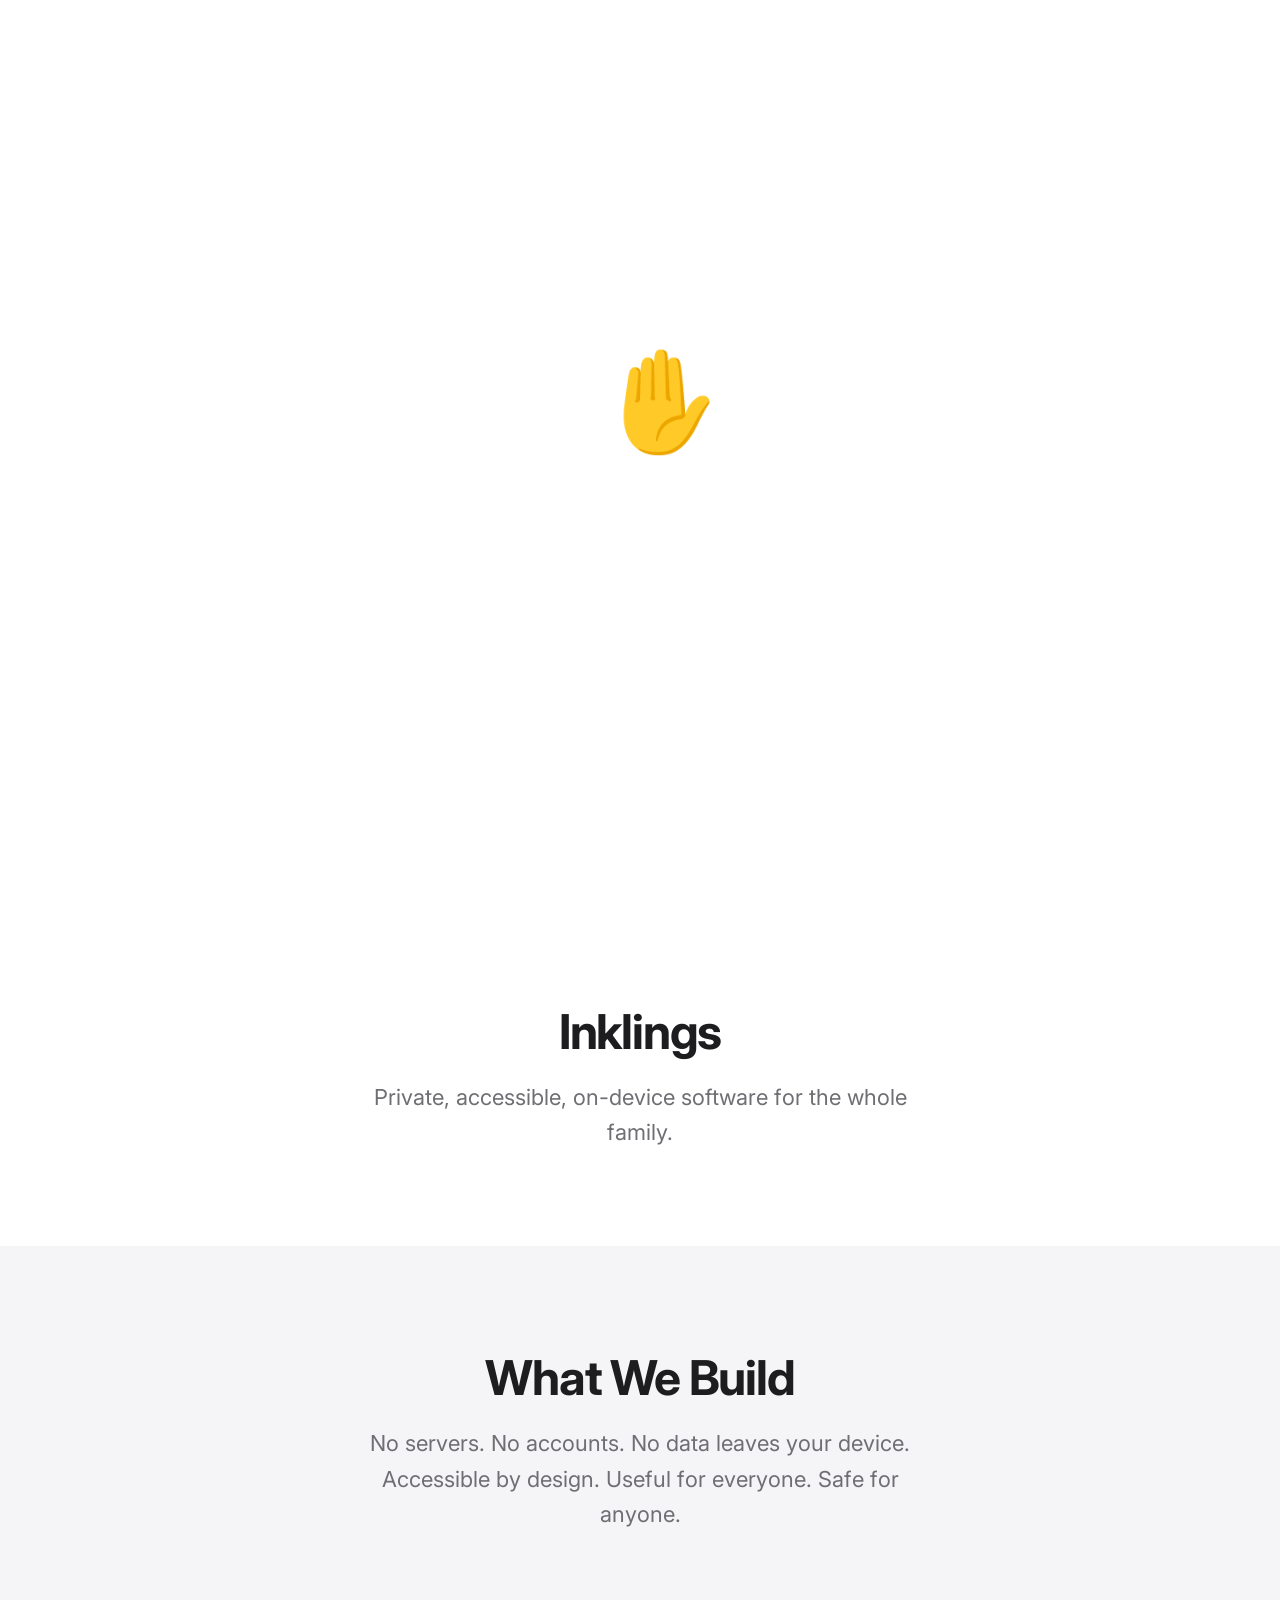
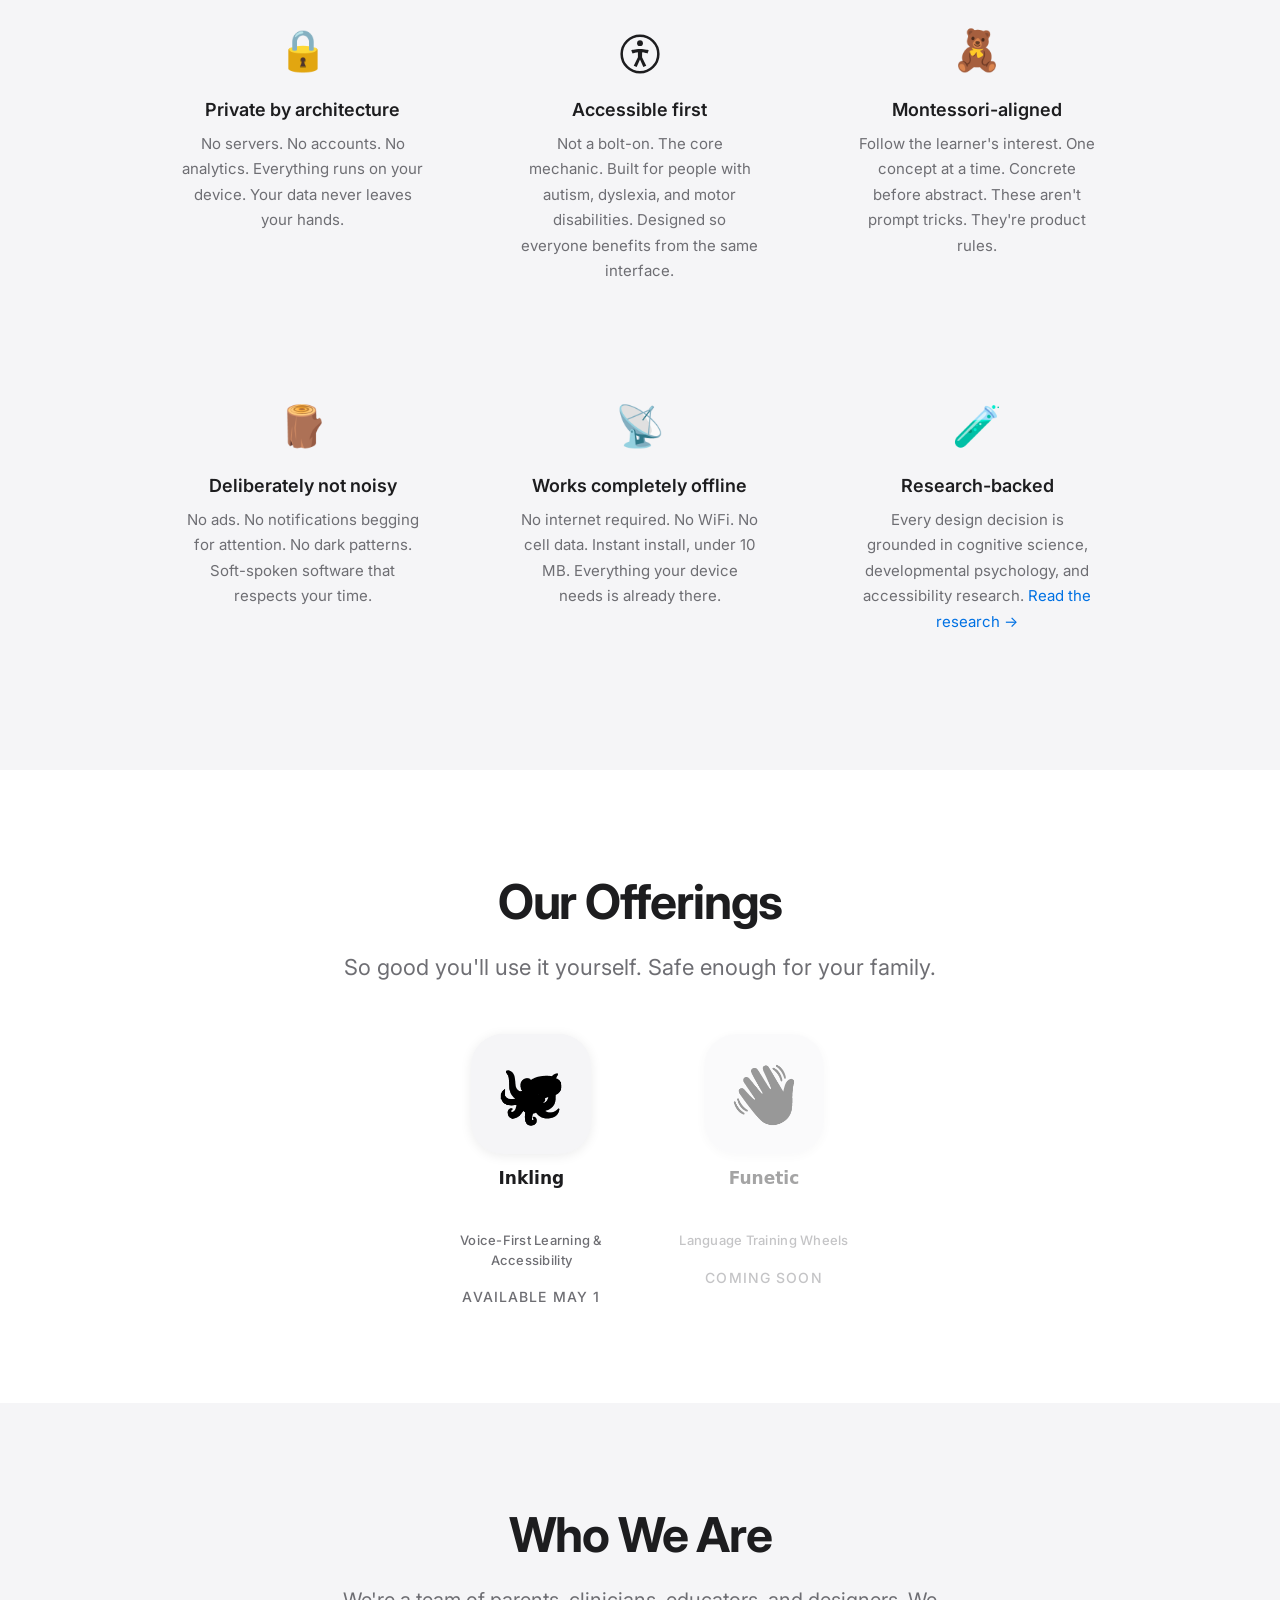
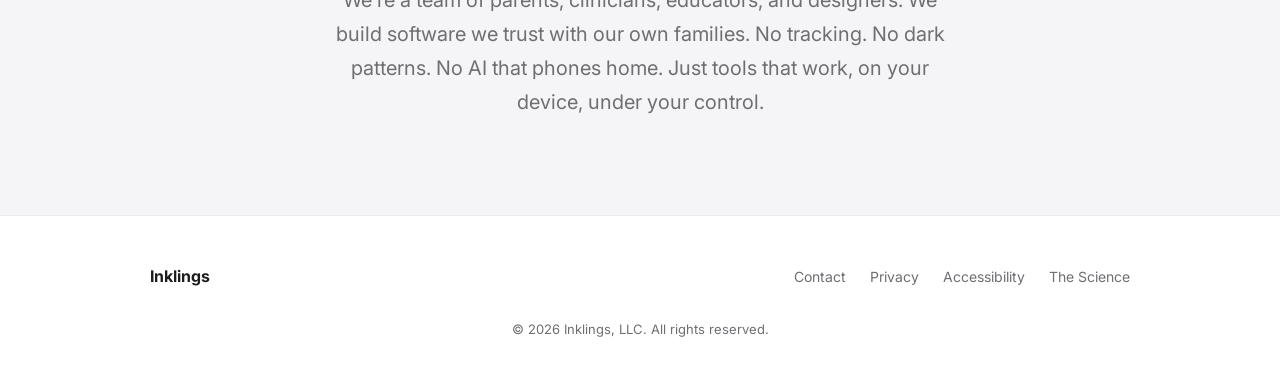
<file: preview/index.html>
<!DOCTYPE html>
<html lang="en">
<head>
  <meta charset="UTF-8">
  <meta name="viewport" content="width=device-width, initial-scale=1.0">
  <title>Inklings</title>
  <link rel="icon" href="data:image/svg+xml,<svg xmlns='http://www.w3.org/2000/svg' viewBox='0 0 100 100'><text y='.9em' font-size='90'>✋</text></svg>">
  <meta name="description" content="Private, accessible, on-device AI. So good you'll use it yourself. Safe enough for your family.">
  <meta name="theme-color" content="#ffffff" media="(prefers-color-scheme: light)">
  <meta name="theme-color" content="#000000" media="(prefers-color-scheme: dark)">
  <meta property="og:title" content="Inklings">
  <meta property="og:description" content="Private, accessible, on-device AI. So good you'll use it yourself. Safe enough for your family.">
  <meta property="og:type" content="website">
  <meta property="og:url" content="https://inkling.ink">
  <meta property="og:site_name" content="Inklings">
  <meta name="twitter:card" content="summary">
  <meta name="twitter:title" content="Inklings">
  <meta name="twitter:description" content="Private, accessible, on-device AI. So good you'll use it yourself. Safe enough for your family.">
  <link rel="preconnect" href="https://fonts.googleapis.com">
  <link rel="preconnect" href="https://fonts.gstatic.com" crossorigin>
  <link href="https://fonts.googleapis.com/css2?family=Inter:wght@300;400;500;600;700&display=swap" rel="stylesheet">
  <style>
    *, *::before, *::after {
      margin: 0;
      padding: 0;
      box-sizing: border-box;
    }

    :root {
      --font: 'Inter', -apple-system, BlinkMacSystemFont, 'Segoe UI', system-ui, sans-serif;
      --font-rounded: ui-rounded, 'SF Pro Rounded', -apple-system, BlinkMacSystemFont, system-ui, sans-serif;
      --color-text: #1d1d1f;
      --color-text-secondary: #6e6e73;
      --color-bg: #ffffff;
      --color-bg-light: #f5f5f7;
      --color-accent: #0071e3;
      --color-accent-hover: #0077ed;
      --color-border: #d2d2d7;
      --max-width: 980px;
    }

    html {
      scroll-behavior: smooth;
      -webkit-text-size-adjust: 100%;
      font: -apple-system-body;
      font-family: var(--font);
    }

    body {
      font-family: var(--font);
      color: var(--color-text);
      background: var(--color-bg);
      line-height: 1.5;
      -webkit-font-smoothing: antialiased;
      -moz-osx-font-smoothing: grayscale;
    }

    a {
      color: inherit;
      text-decoration: none;
    }

    /* ===== Hero ===== */

    .hero {
      min-height: 100vh;
      min-height: 100dvh;
      display: flex;
      align-items: center;
      justify-content: center;
      text-align: center;
      padding: 4rem 1.5rem;
    }

    .hero-inner {
      max-width: 720px;
      display: flex;
      flex-direction: column;
      align-items: center;
    }

    /* ----- Wave Hello ----- */

    .wave-hello {
      display: flex;
      flex-direction: column;
      align-items: center;
      gap: 2rem;
      user-select: none;
      margin-bottom: 3rem;
    }

    .wave-hand {
      font-size: clamp(4rem, 12vw, 6rem);
      line-height: 1;
      transform-origin: 50% 90%;
      translate: 0.25em 0;
      animation: wave-cycle 45s ease-in-out infinite;
    }

    .wave-hand::after {
      content: '';
      display: inline-block;
    }

    /* Smooth, gentle wave — ✋ sits tilted at -30deg, waves arc from there */
    @keyframes wave-cycle {
      /* Wave 1 — gentle double */
      0%      { transform: rotate(-30deg); }
      1%      { transform: rotate(-50deg); }
      2.2%    { transform: rotate(-30deg); }
      3.2%    { transform: rotate(-44deg); }
      4.2%    { transform: rotate(-30deg); }

      11.1%   { transform: rotate(-30deg); }

      /* Wave 2 — single soft nod */
      11.11%  { transform: rotate(-30deg); }
      12.2%   { transform: rotate(-46deg); }
      13.3%   { transform: rotate(-30deg); }

      22.21%  { transform: rotate(-30deg); }

      /* Wave 3 — slow, wide double */
      22.22%  { transform: rotate(-30deg); }
      23.5%   { transform: rotate(-52deg); }
      24.8%   { transform: rotate(-34deg); }
      25.8%   { transform: rotate(-46deg); }
      27%     { transform: rotate(-30deg); }

      33.32%  { transform: rotate(-30deg); }

      /* Wave 4 — single elegant */
      33.33%  { transform: rotate(-30deg); }
      34.5%   { transform: rotate(-48deg); }
      35.7%   { transform: rotate(-30deg); }

      44.43%  { transform: rotate(-30deg); }

      /* Wave 5 — gentle triple */
      44.44%  { transform: rotate(-30deg); }
      45.2%   { transform: rotate(-48deg); }
      46%     { transform: rotate(-34deg); }
      46.6%   { transform: rotate(-44deg); }
      47.2%   { transform: rotate(-32deg); }
      47.8%   { transform: rotate(-38deg); }
      48.5%   { transform: rotate(-30deg); }

      55.55%  { transform: rotate(-30deg); }

      /* Wave 6 — slow, wide single */
      55.56%  { transform: rotate(-30deg); }
      57%     { transform: rotate(-54deg); }
      58.5%   { transform: rotate(-30deg); }

      66.66%  { transform: rotate(-30deg); }

      /* Wave 7 — quick little flick */
      66.67%  { transform: rotate(-30deg); }
      67.5%   { transform: rotate(-42deg); }
      68.2%   { transform: rotate(-30deg); }

      77.77%  { transform: rotate(-30deg); }

      /* Wave 8 — double, warm */
      77.78%  { transform: rotate(-30deg); }
      78.8%   { transform: rotate(-50deg); }
      79.8%   { transform: rotate(-34deg); }
      80.6%   { transform: rotate(-44deg); }
      81.5%   { transform: rotate(-30deg); }

      88.88%  { transform: rotate(-30deg); }

      /* Wave 9 — gentle farewell */
      88.89%  { transform: rotate(-30deg); }
      89.8%   { transform: rotate(-46deg); }
      90.6%   { transform: rotate(-32deg); }
      91.4%   { transform: rotate(-40deg); }
      92.2%   { transform: rotate(-30deg); }

      100%    { transform: rotate(-30deg); }
    }

    .wave-greetings {
      position: relative;
      min-height: 1.3em;
      display: flex;
      align-items: center;
      justify-content: center;
      min-width: 5ch;
    }

    .wave-greeting {
      position: absolute;
      white-space: nowrap;
      font-family: var(--font-rounded);
      font-size: clamp(2rem, 6vw, 3.5rem);
      font-weight: 700;
      letter-spacing: -0.02em;
      color: var(--color-text);
      opacity: 0;
      transform: translateY(0.35em);
      animation: greeting-show 45s ease infinite;
      animation-delay: calc(-45s + var(--i) * 5s);
    }

    @keyframes greeting-show {
      0%      { opacity: 0; transform: translateY(0.35em); }
      1.5%    { opacity: 1; transform: translateY(0); }
      9.5%    { opacity: 1; transform: translateY(0); }
      11%     { opacity: 0; transform: translateY(-0.2em); }
      11.11%  { opacity: 0; transform: translateY(0.35em); }
      100%    { opacity: 0; transform: translateY(0.35em); }
    }

    /* ----- Hero Text ----- */

    .hero-name {
      font-size: clamp(3rem, 8vw, 5rem);
      font-weight: 700;
      letter-spacing: -0.04em;
      line-height: 1.05;
      margin-bottom: 1rem;
    }

    .hero-tagline {
      font-size: clamp(1.125rem, 2.5vw, 1.5rem);
      font-weight: 400;
      color: var(--color-text-secondary);
      line-height: 1.5;
    }

    /* ===== Section ===== */

    .section {
      padding: 6rem 1.5rem;
    }

    .section-inner {
      max-width: var(--max-width);
      margin: 0 auto;
    }

    .section-title {
      font-size: clamp(1.75rem, 5vw, 3rem);
      font-weight: 700;
      letter-spacing: -0.025em;
      text-align: center;
      margin-bottom: 0.75rem;
    }

    .section-subtitle {
      font-size: clamp(1.0625rem, 2.5vw, 1.375rem);
      color: var(--color-text-secondary);
      text-align: center;
      max-width: 600px;
      margin: 0 auto 3rem;
      line-height: 1.6;
    }

    .section-light {
      background: var(--color-bg-light);
    }

    .section-dark {
      background: #1d1d1f;
      color: #f5f5f7;
    }

    .section-dark .section-subtitle {
      color: #a1a1a6;
    }

    /* ===== Values ===== */

    .values-grid {
      display: grid;
      grid-template-columns: repeat(auto-fit, minmax(280px, 1fr));
      gap: 2rem;
    }

    .value-card {
      text-align: center;
      padding: 2.5rem 2rem;
    }

    .value-icon {
      font-size: 2.5rem;
      display: block;
      margin-bottom: 1rem;
    }

    .value-card h3 {
      font-size: 1.125rem;
      font-weight: 600;
      margin-bottom: 0.5rem;
    }

    .value-card p {
      font-size: 0.9375rem;
      color: var(--color-text-secondary);
      line-height: 1.7;
    }

    /* ===== Quote ===== */

    .quote {
      font-size: clamp(1.25rem, 3vw, 1.75rem);
      font-weight: 500;
      text-align: center;
      max-width: 700px;
      margin: 0 auto;
      line-height: 1.5;
      letter-spacing: -0.01em;
      color: #f5f5f7;
    }

    .quote-link {
      display: block;
      text-align: center;
      margin-top: 1.5rem;
      font-size: 1rem;
    }

    .quote-link a {
      color: #2997ff;
      transition: color 0.2s ease;
    }

    .quote-link a:hover {
      color: #64b5f6;
    }

    /* ===== Products ===== */

    .products-grid {
      display: flex;
      justify-content: center;
      gap: 3rem;
      flex-wrap: wrap;
    }

    .product-card {
      display: flex;
      flex-direction: column;
      align-items: center;
      text-align: center;
      max-width: 200px;
      transition: transform 0.3s ease;
    }

    .product-card:hover {
      transform: translateY(-2px);
    }

    .product-icon {
      width: 120px;
      height: 120px;
      border-radius: 26.5%;
      background: var(--color-bg-light);
      display: flex;
      align-items: center;
      justify-content: center;
      font-size: 3.5rem;
      margin-bottom: 0.75rem;
      box-shadow: 0 2px 12px rgba(0, 0, 0, 0.08);
    }

    .product-card h3 {
      font-family: var(--font-rounded);
      font-size: 1.0625rem;
      font-weight: 600;
      margin-bottom: 2.5rem;
    }

    .product-icon-mono {
      filter: brightness(0);
    }

    .product-card .product-type {
      font-size: 0.8125rem;
      font-weight: 500;
      color: var(--color-text-secondary);
      letter-spacing: 0.02em;
      margin-bottom: 0.5rem;
    }

    .product-card p {
      font-size: 0.875rem;
      color: var(--color-text-secondary);
      line-height: 1.5;
    }

    .product-coming-soon {
      font-size: 0.75rem;
      font-weight: 500;
      text-transform: uppercase;
      letter-spacing: 0.08em;
      color: var(--color-text-secondary);
      margin-top: 0.5rem;
    }

    .product-card.dimmed {
      opacity: 0.4;
    }

    .product-card.dimmed:hover {
      opacity: 0.55;
    }

    /* ===== About ===== */

    .about-text {
      max-width: 640px;
      margin: 0 auto;
      text-align: center;
    }

    .about-text p {
      font-size: clamp(1.0625rem, 2.5vw, 1.25rem);
      color: var(--color-text-secondary);
      line-height: 1.7;
      margin-bottom: 1rem;
    }

    .about-text p:last-child {
      margin-bottom: 0;
    }

    .inline-link {
      color: var(--color-accent);
      transition: color 0.2s ease;
    }

    .inline-link:hover {
      color: var(--color-accent-hover);
    }

    /* ===== Footer ===== */

    .footer {
      border-top: 1px solid rgba(0, 0, 0, 0.08);
      padding: 3rem 1.5rem;
    }

    .footer-inner {
      max-width: var(--max-width);
      margin: 0 auto;
      display: flex;
      flex-wrap: wrap;
      align-items: center;
      justify-content: space-between;
      gap: 1rem;
    }

    .footer-logo {
      font-size: 1rem;
      font-weight: 700;
    }

    .footer-links {
      display: flex;
      gap: 1.5rem;
    }

    .footer-link {
      font-size: 0.875rem;
      color: var(--color-text-secondary);
      transition: color 0.2s ease;
    }

    .footer-link:hover {
      color: var(--color-accent);
    }

    .footer-copy {
      width: 100%;
      font-size: 0.8125rem;
      color: var(--color-text-secondary);
      text-align: center;
      margin-top: 1rem;
    }

    /* ===== Dark Mode ===== */

    @media (prefers-color-scheme: dark) {
      :root {
        --color-text: #f5f5f7;
        --color-text-secondary: #a1a1a6;
        --color-bg: #000000;
        --color-bg-light: #1c1c1e;
        --color-accent: #2997ff;
        --color-accent-hover: #64b5f6;
        --color-border: #38383a;
      }

      .section-dark {
        background: #000000;
      }

      .section-light {
        background: #1c1c1e;
      }

      .product-icon {
        box-shadow: 0 2px 12px rgba(0, 0, 0, 0.3);
      }

      .product-icon-mono {
        filter: brightness(0) invert(1);
      }

      .footer {
        border-top-color: rgba(255, 255, 255, 0.08);
      }
    }

    /* ===== Responsive ===== */

    @media (max-width: 768px) {
      .values-grid {
        grid-template-columns: 1fr;
      }

      .products-grid {
        grid-template-columns: 1fr;
      }

      .footer-inner {
        flex-direction: column;
        text-align: center;
      }
    }

    /* ===== Accessibility: Reduce Motion ===== */

    @media (prefers-reduced-motion: reduce) {
      *, *::before, *::after {
        animation-duration: 0.01ms !important;
        animation-iteration-count: 1 !important;
        transition-duration: 0.01ms !important;
      }

      html {
        scroll-behavior: auto;
      }

      .wave-greeting:not([style*="--i:0"]) {
        display: none;
      }

      .wave-greeting[style*="--i:0"] {
        opacity: 1;
        transform: none;
        position: static;
      }
    }
  </style>
</head>
<body>

  <!-- Hero -->
  <section class="hero">
    <div class="hero-inner">
      <div class="wave-hello" aria-label="Waving hand greeting in many languages">
        <div class="wave-hand" aria-hidden="true">✋</div>
        <div class="wave-greetings">
          <span class="wave-greeting" style="--i:0">Hello</span>
          <span class="wave-greeting" style="--i:1">こんにちは</span>
          <span class="wave-greeting" style="--i:2">Hola</span>
          <span class="wave-greeting" style="--i:3">Bonjour</span>
          <span class="wave-greeting" style="--i:4">Hallo</span>
          <span class="wave-greeting" style="--i:5">你好</span>
          <span class="wave-greeting" style="--i:6">Olá</span>
          <span class="wave-greeting" style="--i:7">Ciao</span>
          <span class="wave-greeting" style="--i:8">안녕하세요</span>
        </div>
      </div>

    </div>
  </section>

  <!-- Name + Tagline -->
  <section class="section">
    <div class="section-inner">
      <h1 class="section-title">Inklings</h1>
      <p class="section-subtitle" style="margin-bottom:0">Private, accessible, on-device software for the whole family.</p>
    </div>
  </section>

  <!-- Values -->
  <section class="section section-light">
    <div class="section-inner">
      <h2 class="section-title">What We Build</h2>
      <p class="section-subtitle">
        No servers. No accounts. No data leaves your device.
        Accessible by design. Useful for everyone. Safe for anyone.
      </p>

      <div class="values-grid">
        <div class="value-card">
          <span class="value-icon" aria-hidden="true">🔒</span>
          <h3>Private by architecture</h3>
          <p>No servers. No accounts. No analytics. Everything runs on your device. Your data never leaves your hands.</p>
        </div>
        <div class="value-card">
          <span class="value-icon" aria-hidden="true"><svg style="width:1em;height:1em;vertical-align:middle;" viewBox="0 0 24 24"><circle cx="12" cy="12" r="11" fill="none" stroke="currentColor" stroke-width="1.5"/><circle cx="12" cy="5.5" r="1.75" fill="currentColor"/><path fill="currentColor" d="M12 9c-3 0-5.25.75-5.25.75l.75 2s1.75-.6 3.25-.75v3l-2.5 5 1.75.85L12 15.25l2 4.6 1.75-.85-2.5-5v-3c1.5.15 3.25.75 3.25.75l.75-2S15 9 12 9z"/></svg></span>
          <h3>Accessible first</h3>
          <p>Not a bolt-on. The core mechanic. Built for people with autism, dyslexia, and motor disabilities. Designed so everyone benefits from the same interface.</p>
        </div>
        <div class="value-card">
          <span class="value-icon" aria-hidden="true">🧸</span>
          <h3>Montessori-aligned</h3>
          <p>Follow the learner's interest. One concept at a time. Concrete before abstract. These aren't prompt tricks. They're product rules.</p>
        </div>
        <div class="value-card">
          <span class="value-icon" aria-hidden="true">🪵</span>
          <h3>Deliberately not noisy</h3>
          <p>No ads. No notifications begging for attention. No dark patterns. Soft-spoken software that respects your time.</p>
        </div>
        <div class="value-card">
          <span class="value-icon" aria-hidden="true">📡</span>
          <h3>Works completely offline</h3>
          <p>No internet required. No WiFi. No cell data. Instant install, under 10 MB. Everything your device needs is already there.</p>
        </div>
        <div class="value-card">
          <span class="value-icon" aria-hidden="true">🧪</span>
          <h3>Research-backed</h3>
          <p>Every design decision is grounded in cognitive science, developmental psychology, and accessibility research. <a href="/science/" class="inline-link">Read the research&nbsp;&rarr;</a></p>
        </div>
      </div>
    </div>
  </section>

  <!-- Products -->
  <section class="section">
    <div class="section-inner">
      <h2 class="section-title">Our Offerings</h2>
      <p class="section-subtitle">
        So good you'll use it yourself. Safe enough for your family.
      </p>

      <div class="products-grid">
        <a href="/inkling/" class="product-card" title="A safe, voice-driven tool for looking things up, learning, and exploring. Stories, weather, math, drawing, and more.">
          <div class="product-icon" aria-hidden="true"><span class="product-icon-mono">🐙</span></div>
          <h3>Inkling</h3>
          <p class="product-type">Voice-First Learning &amp; Accessibility</p>
          <p class="product-coming-soon">Available May 1</p>
        </a>
        <a href="https://f.app" class="product-card dimmed" title="Kids learn a first language. Adults learn a new one.">
          <div class="product-icon" aria-hidden="true"><span class="product-icon-mono">👋</span></div>
          <h3>Funetic</h3>
          <p class="product-type">Language Training Wheels</p>
          <p class="product-coming-soon">Coming Soon</p>
        </a>
      </div>
    </div>
  </section>

  <!-- About -->
  <section class="section section-light">
    <div class="section-inner">
      <h2 class="section-title">Who We Are</h2>
      <div class="about-text">
        <p>
          We're a team of parents, clinicians, educators, and designers.
          We build software we trust with our own families. No tracking. No dark patterns.
          No AI that phones home. Just tools that work, on your device, under your control.
        </p>
      </div>
    </div>
  </section>

  <!-- Footer -->
  <footer class="footer">
    <div class="footer-inner">
      <span class="footer-logo">Inklings</span>
      <div class="footer-links">
        <a href="mailto:ottoreply@inkling.ink" class="footer-link">Contact</a>
        <a href="/privacy/" class="footer-link">Privacy</a>
        <a href="/accessibility/" class="footer-link">Accessibility</a>
        <a href="/science/" class="footer-link">The Science</a>
      </div>
      <p class="footer-copy">&copy; 2026 Inklings, LLC. All rights reserved.</p>
    </div>
  </footer>

</body>
</html>
</file>
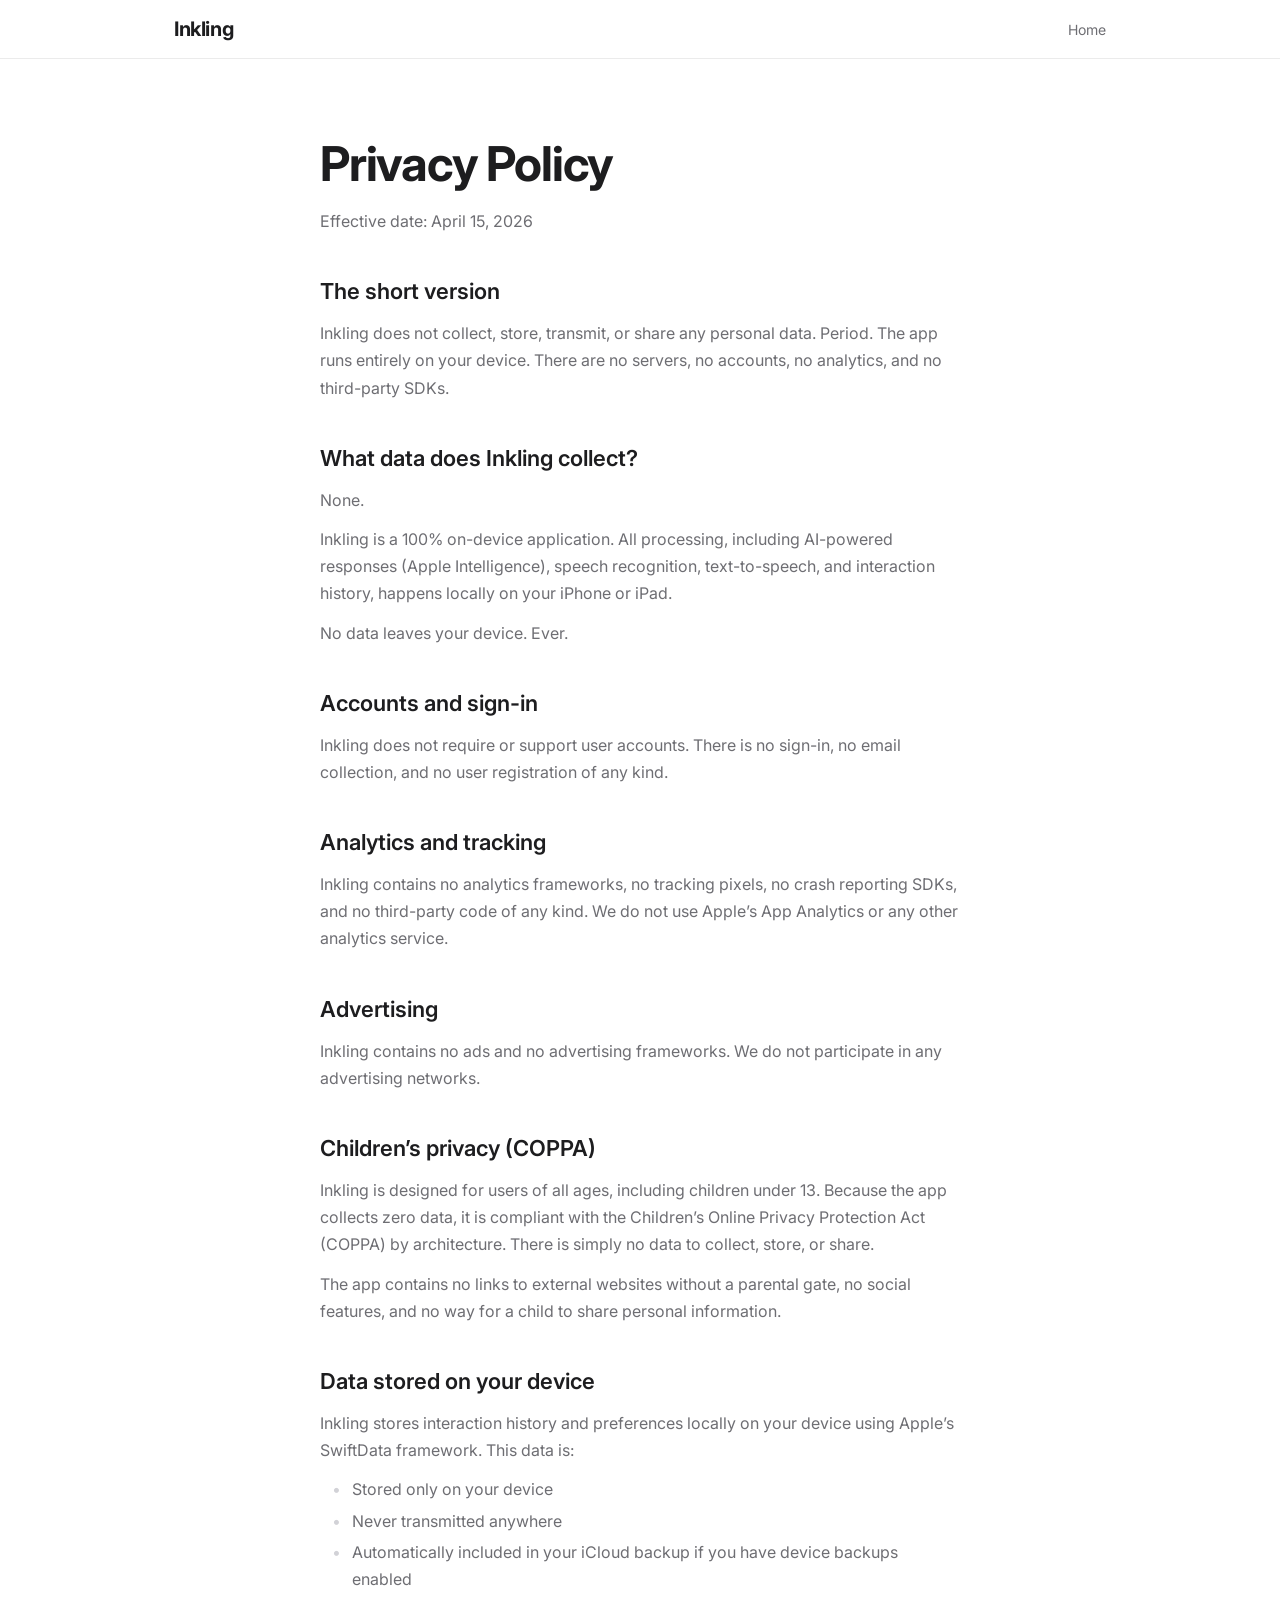
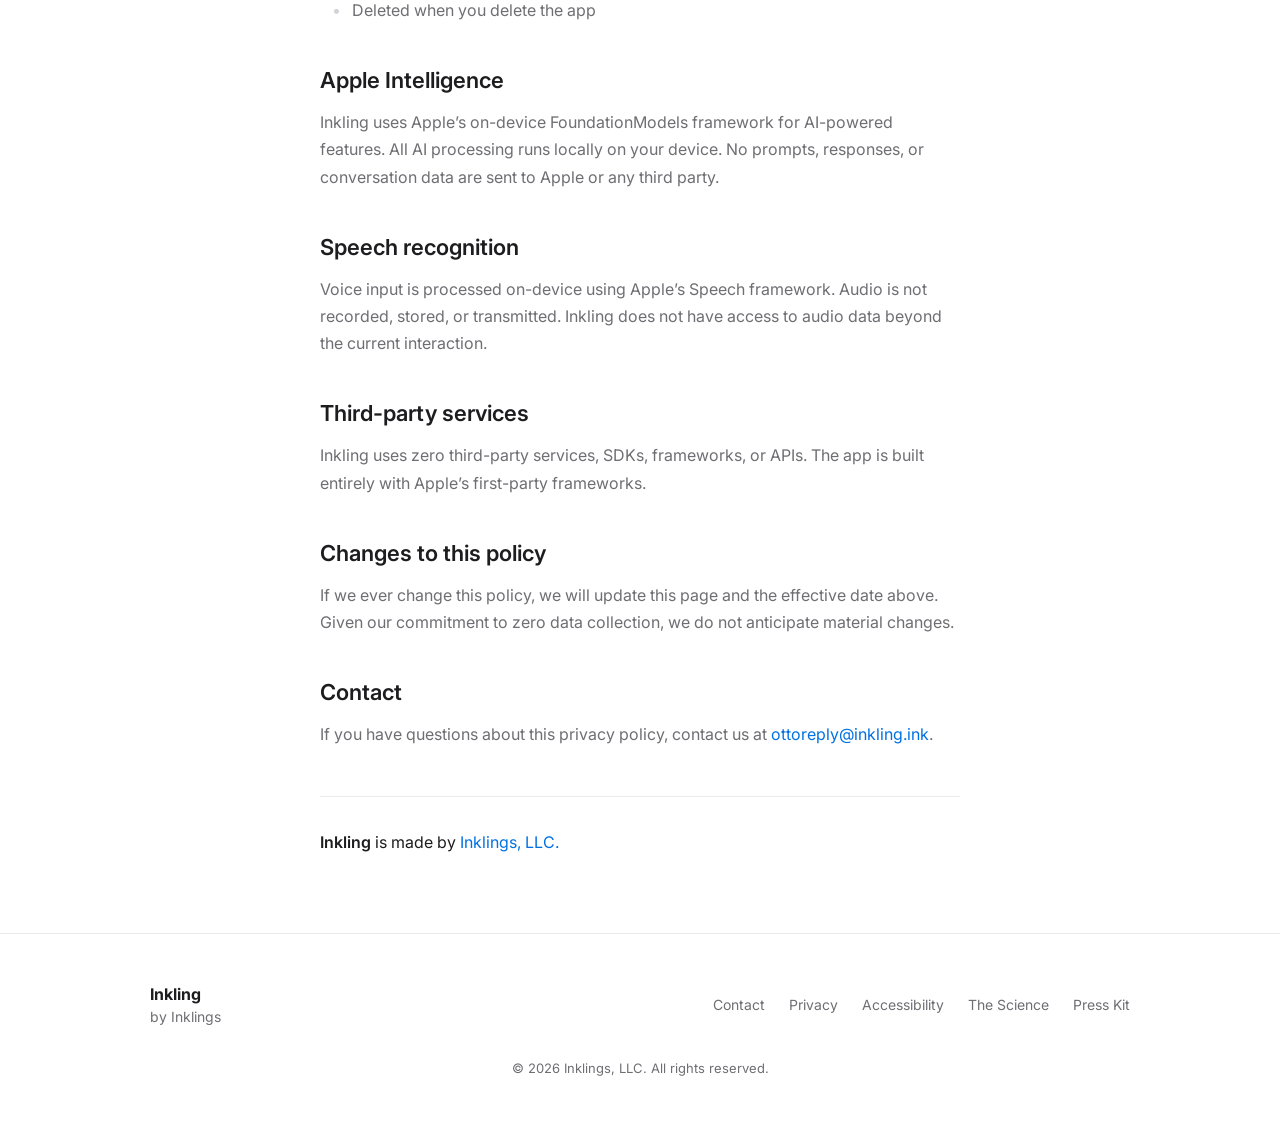
<file: privacy/index.html>
<!DOCTYPE html>
<html lang="en">
<head>
  <meta charset="UTF-8">
  <meta name="viewport" content="width=device-width, initial-scale=1.0">
  <title>Privacy Policy | Inkling</title>
  <meta name="theme-color" content="#ffffff" media="(prefers-color-scheme: light)">
  <meta name="theme-color" content="#000000" media="(prefers-color-scheme: dark)">
  <meta name="description" content="Inkling privacy policy. We don't collect any data. Period.">
  <link rel="stylesheet" href="/style.css">
  <link rel="preconnect" href="https://fonts.googleapis.com">
  <link rel="preconnect" href="https://fonts.gstatic.com" crossorigin>
  <link href="https://fonts.googleapis.com/css2?family=Inter:wght@400;500;600;700&display=swap" rel="stylesheet">
</head>
<body>

  <!-- Nav -->
  <nav class="nav">
    <div class="nav-inner">
      <a href="/" class="nav-logo">Inkling</a>
      <div class="nav-links">
        <a href="/">Home</a>
      </div>
    </div>
  </nav>

  <!-- Privacy Policy -->
  <section class="section privacy-page">
    <div class="section-inner prose">
      <h1 class="privacy-title">Privacy Policy</h1>
      <p class="privacy-effective">Effective date: April 15, 2026</p>

      <h2>The short version</h2>
      <p>
        Inkling does not collect, store, transmit, or share any personal data. Period.
        The app runs entirely on your device. There are no servers, no accounts, no analytics,
        and no third-party SDKs.
      </p>

      <h2>What data does Inkling collect?</h2>
      <p>None.</p>
      <p>
        Inkling is a 100% on-device application. All processing, including AI-powered
        responses (Apple Intelligence), speech recognition, text-to-speech, and interaction
        history, happens locally on your iPhone or iPad.
      </p>
      <p>No data leaves your device. Ever.</p>

      <h2>Accounts and sign-in</h2>
      <p>
        Inkling does not require or support user accounts. There is no sign-in,
        no email collection, and no user registration of any kind.
      </p>

      <h2>Analytics and tracking</h2>
      <p>
        Inkling contains no analytics frameworks, no tracking pixels, no crash reporting SDKs,
        and no third-party code of any kind. We do not use Apple&rsquo;s App Analytics or any other
        analytics service.
      </p>

      <h2>Advertising</h2>
      <p>
        Inkling contains no ads and no advertising frameworks. We do not participate in
        any advertising networks.
      </p>

      <h2>Children&rsquo;s privacy (COPPA)</h2>
      <p>
        Inkling is designed for users of all ages, including children under 13. Because the app
        collects zero data, it is compliant with the Children&rsquo;s Online Privacy Protection Act
        (COPPA) by architecture. There is simply no data to collect, store, or share.
      </p>
      <p>
        The app contains no links to external websites without a parental gate, no social features,
        and no way for a child to share personal information.
      </p>

      <h2>Data stored on your device</h2>
      <p>
        Inkling stores interaction history and preferences
        locally on your device using Apple&rsquo;s SwiftData framework. This data is:
      </p>
      <ul>
        <li>Stored only on your device</li>
        <li>Never transmitted anywhere</li>
        <li>Automatically included in your iCloud backup if you have device backups enabled</li>
        <li>Deleted when you delete the app</li>
      </ul>

      <h2>Apple Intelligence</h2>
      <p>
        Inkling uses Apple&rsquo;s on-device FoundationModels framework for AI-powered features.
        All AI processing runs locally on your device. No prompts, responses, or conversation data
        are sent to Apple or any third party.
      </p>

      <h2>Speech recognition</h2>
      <p>
        Voice input is processed on-device using Apple&rsquo;s Speech framework.
        Audio is not recorded, stored, or transmitted. Inkling does not have access to
        audio data beyond the current interaction.
      </p>

      <h2>Third-party services</h2>
      <p>
        Inkling uses zero third-party services, SDKs, frameworks, or APIs. The app is built
        entirely with Apple&rsquo;s first-party frameworks.
      </p>

      <h2>Changes to this policy</h2>
      <p>
        If we ever change this policy, we will update this page and the effective date above.
        Given our commitment to zero data collection, we do not anticipate material changes.
      </p>

      <h2>Contact</h2>
      <p>
        If you have questions about this privacy policy, contact us at
        <a href="mailto:ottoreply@inkling.ink" class="inline-link">ottoreply@inkling.ink</a>.
      </p>

      <div class="privacy-footer-note">
        <p>
          <strong>Inkling</strong> is made by <a href="https://lings.ink" class="inline-link">Inklings, LLC.</a>
        </p>
      </div>
    </div>
  </section>

  <!-- Footer -->
  <footer class="footer">
    <div class="footer-inner">
      <div class="footer-brand">
        <span class="footer-logo">Inkling</span>
        <p class="footer-tagline">by <a href="https://lings.ink" class="footer-link">Inklings</a></p>
      </div>
      <div class="footer-links">
        <a href="mailto:ottoreply@inkling.ink" class="footer-link">Contact</a>
        <a href="/privacy/" class="footer-link">Privacy</a>
        <a href="/accessibility/" class="footer-link">Accessibility</a>
        <a href="/science/" class="footer-link">The Science</a>
        <a href="#" class="footer-link">Press Kit</a>
      </div>
      <p class="footer-copy">&copy; 2026 Inklings, LLC. All rights reserved.</p>
    </div>
  </footer>

</body>
</html>
</file>
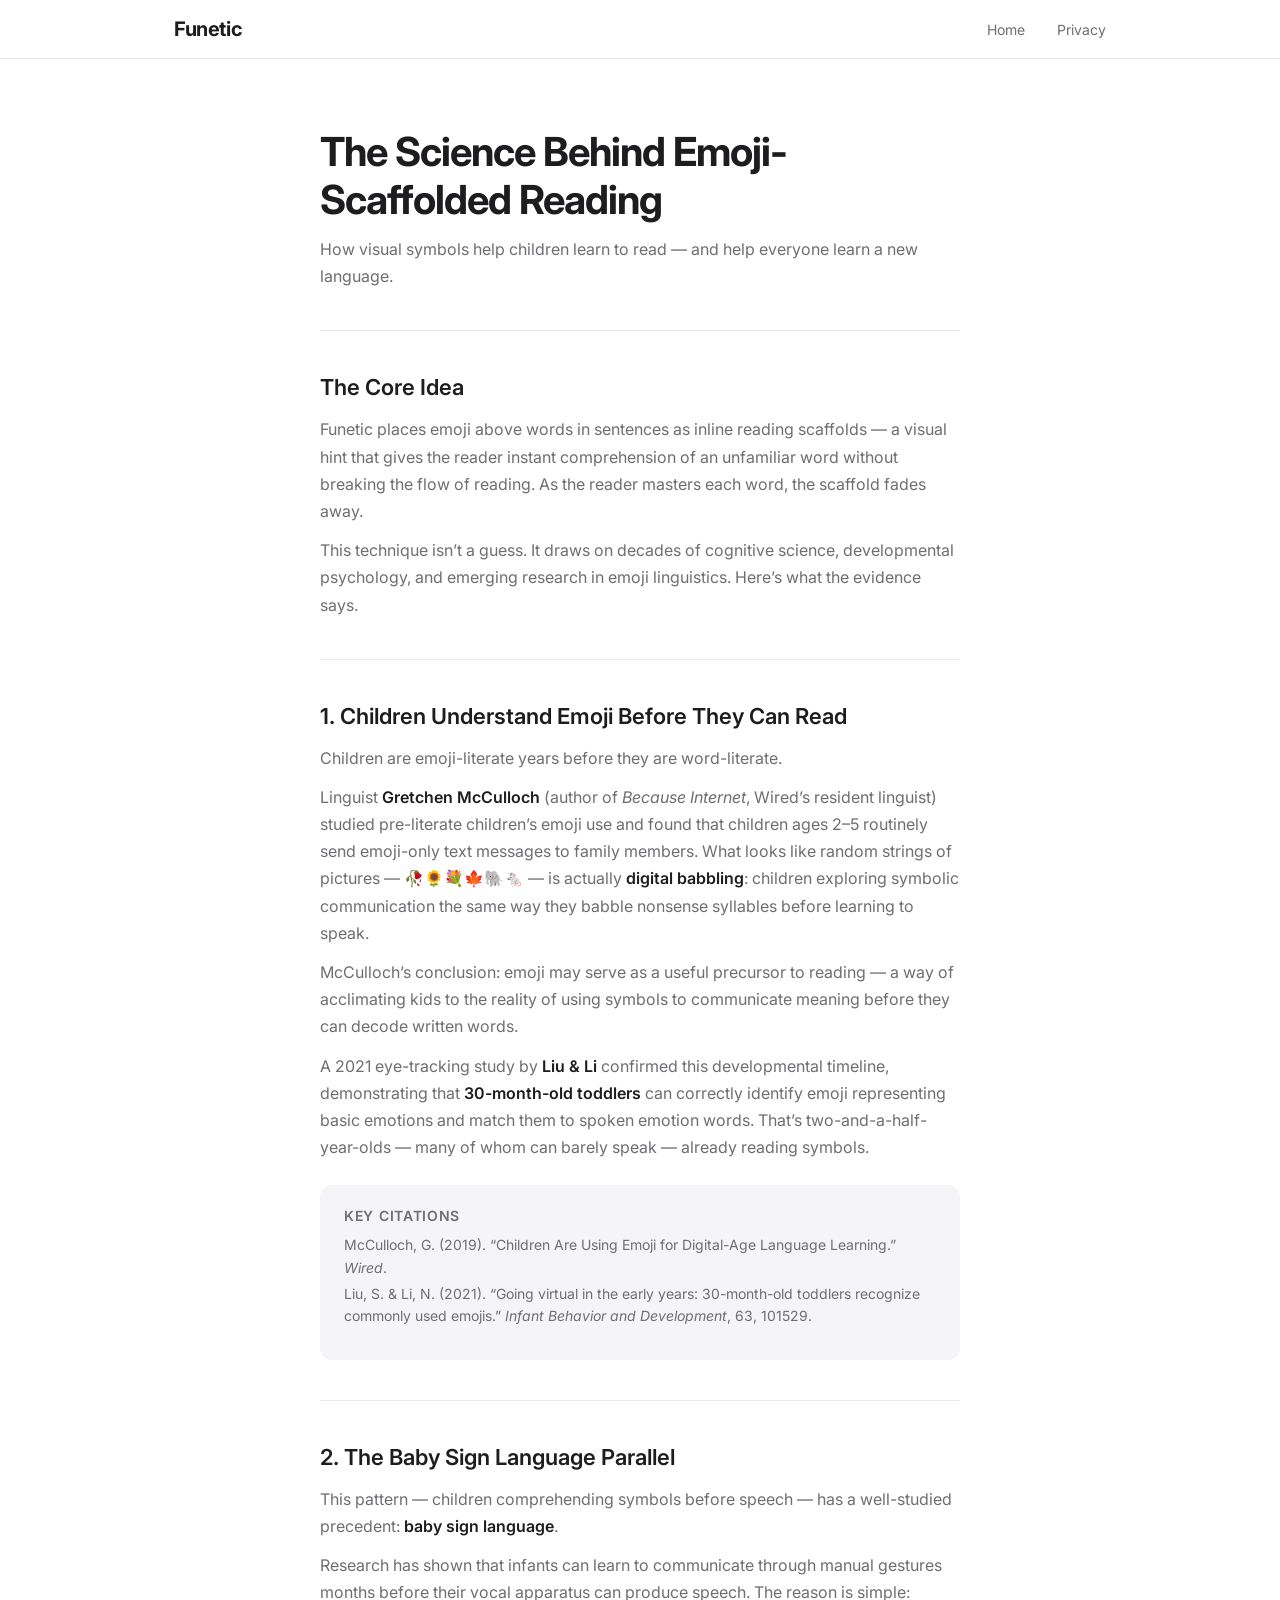
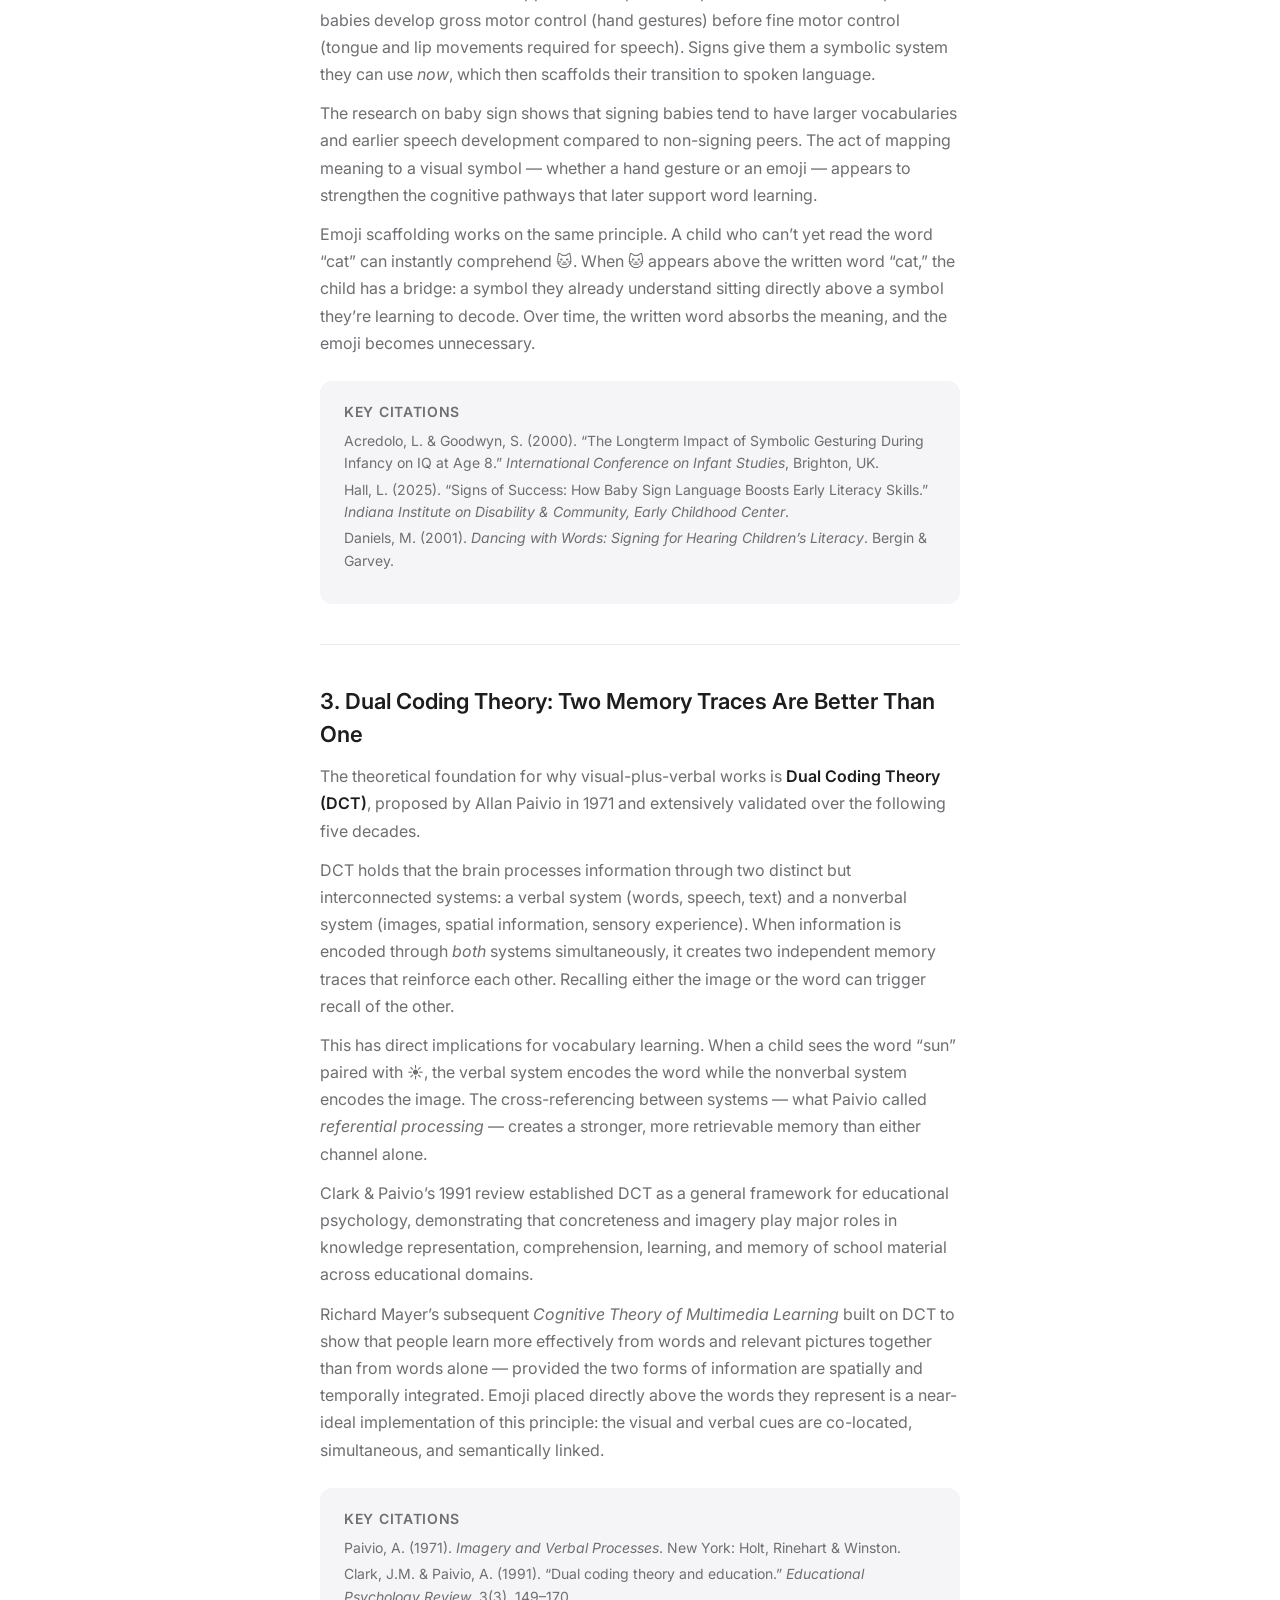
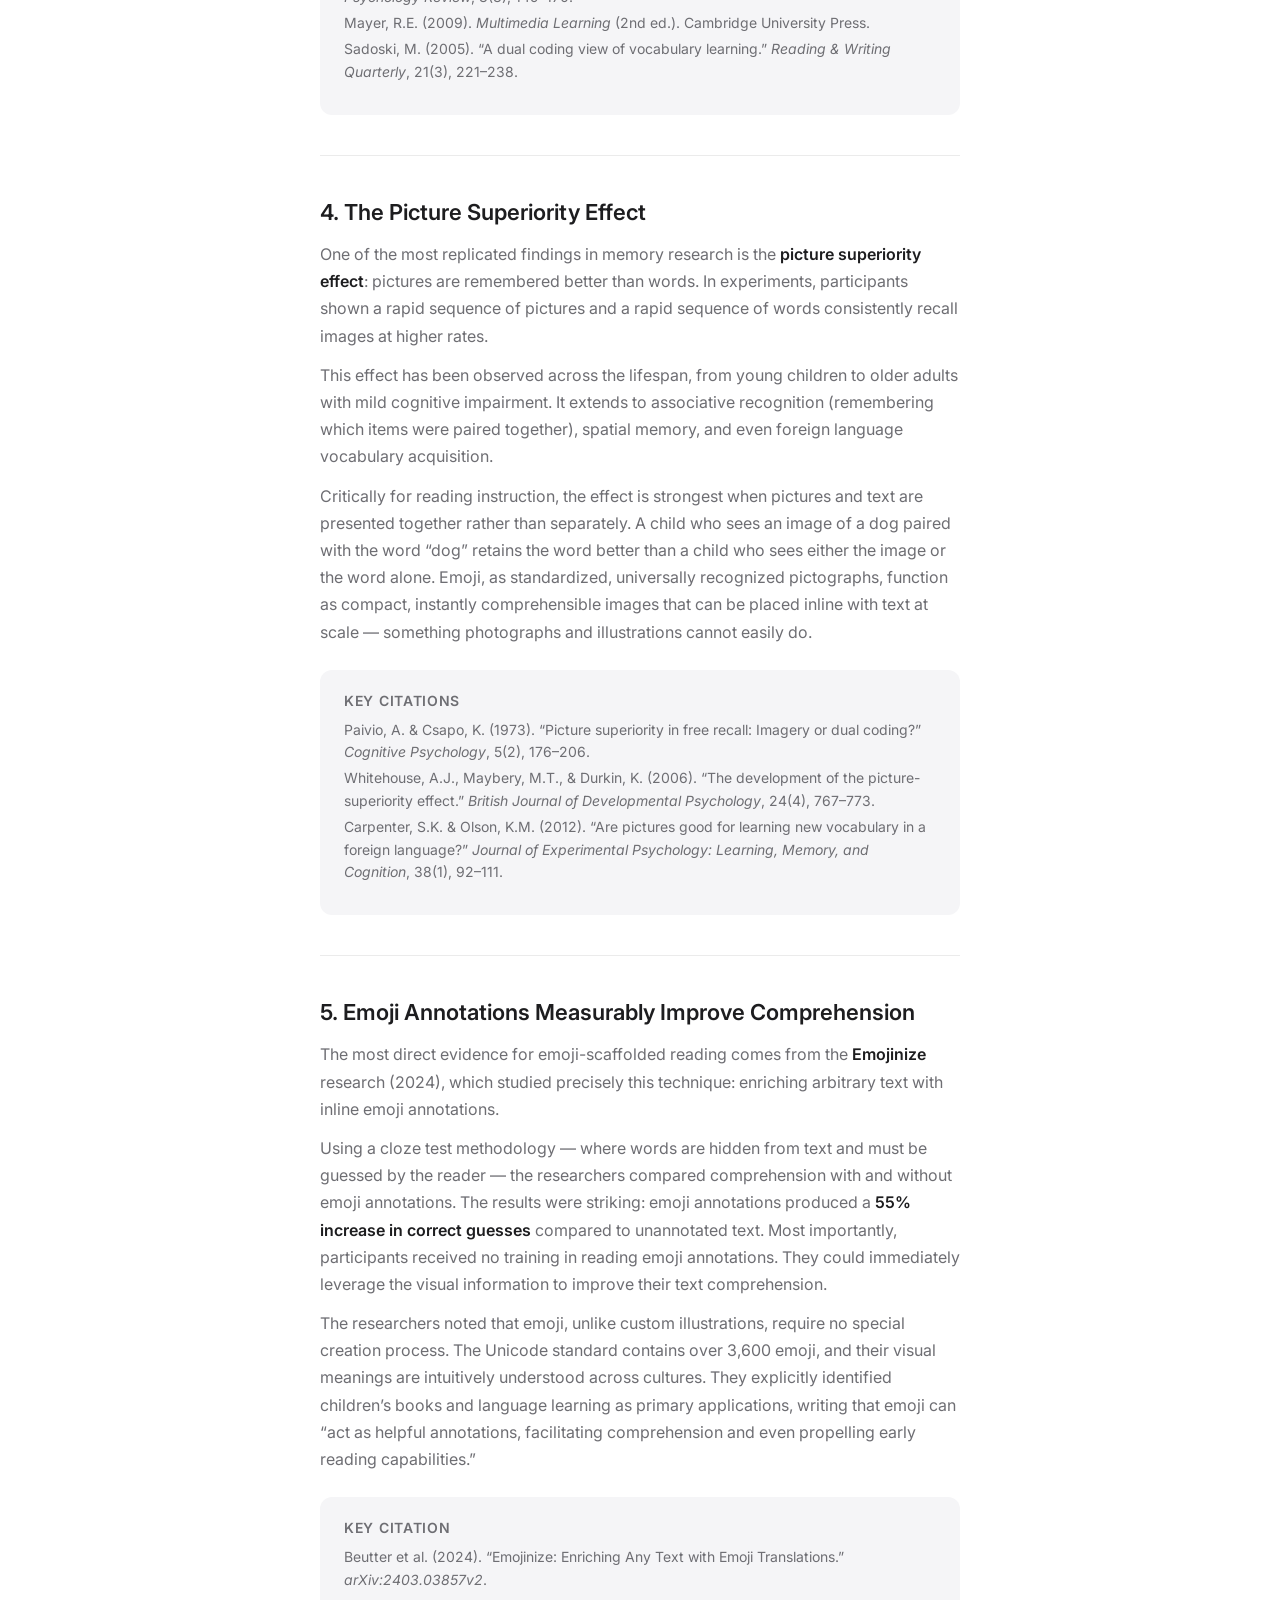
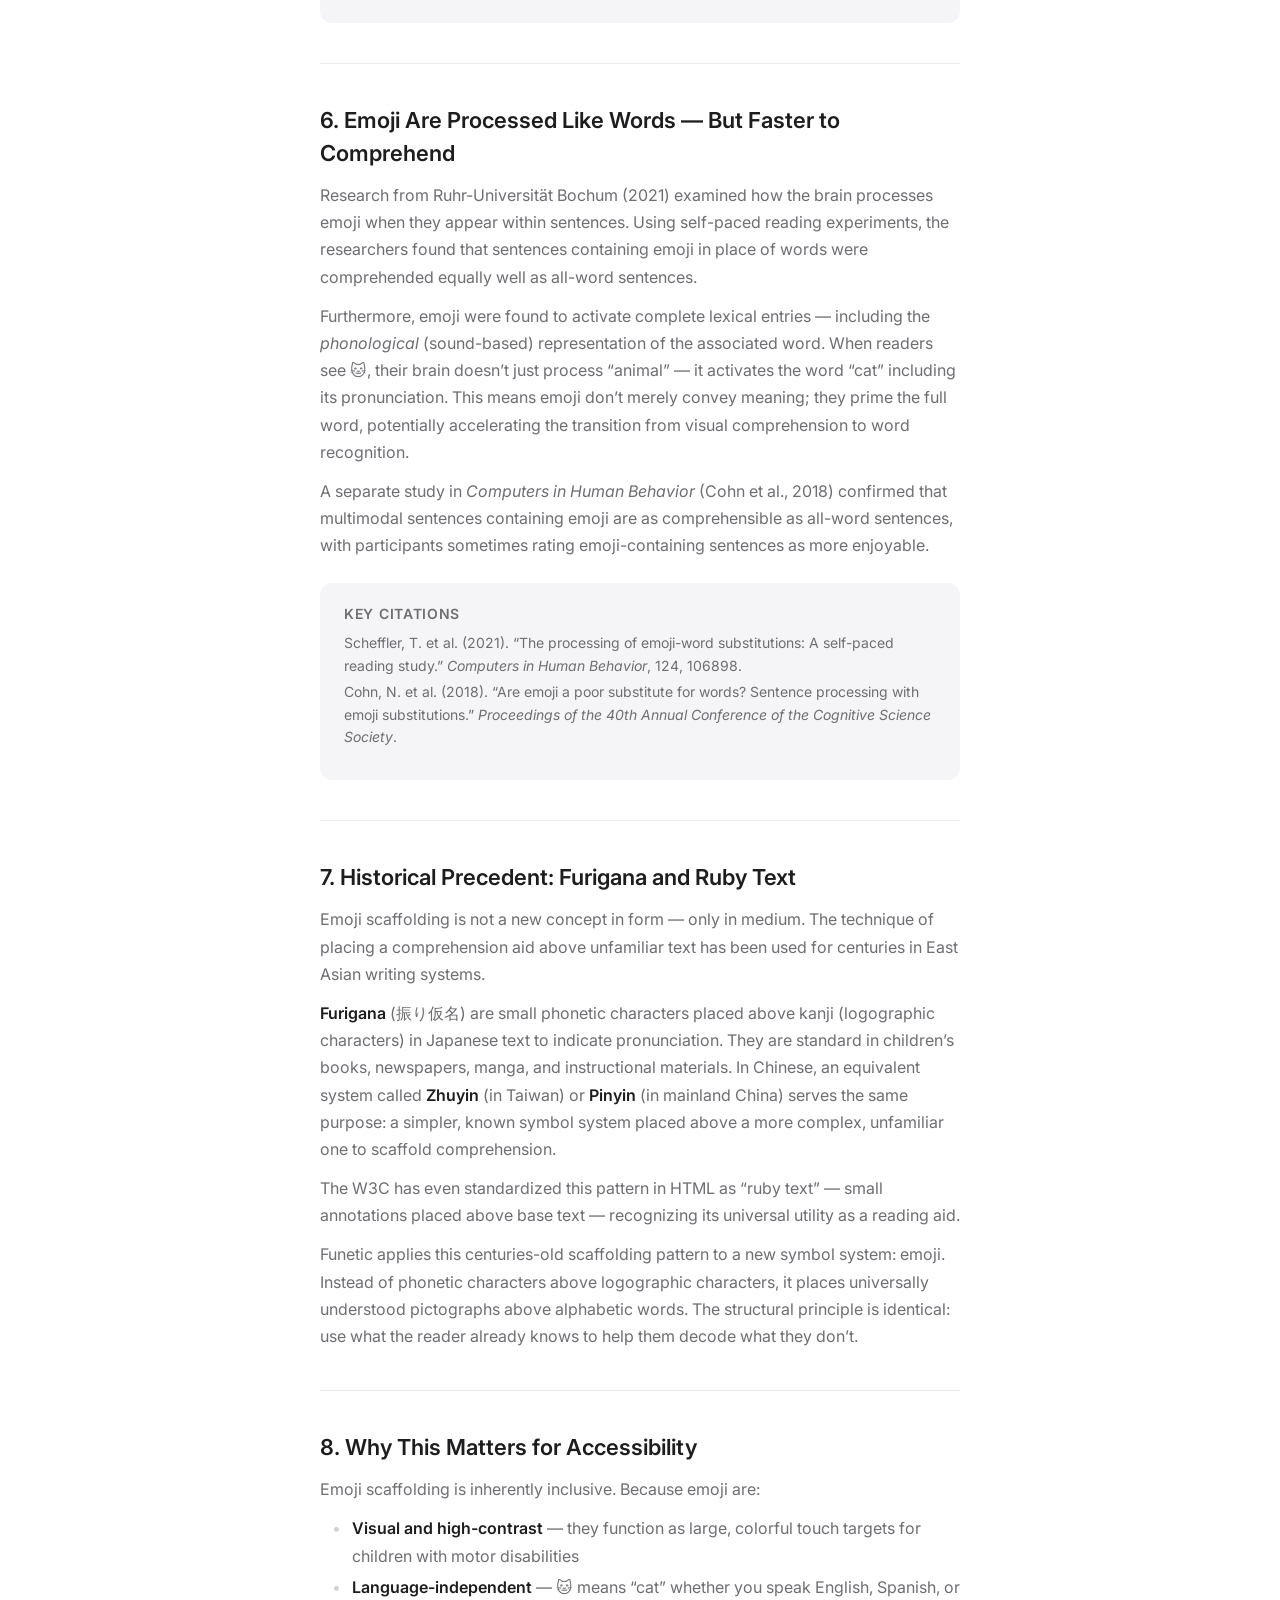
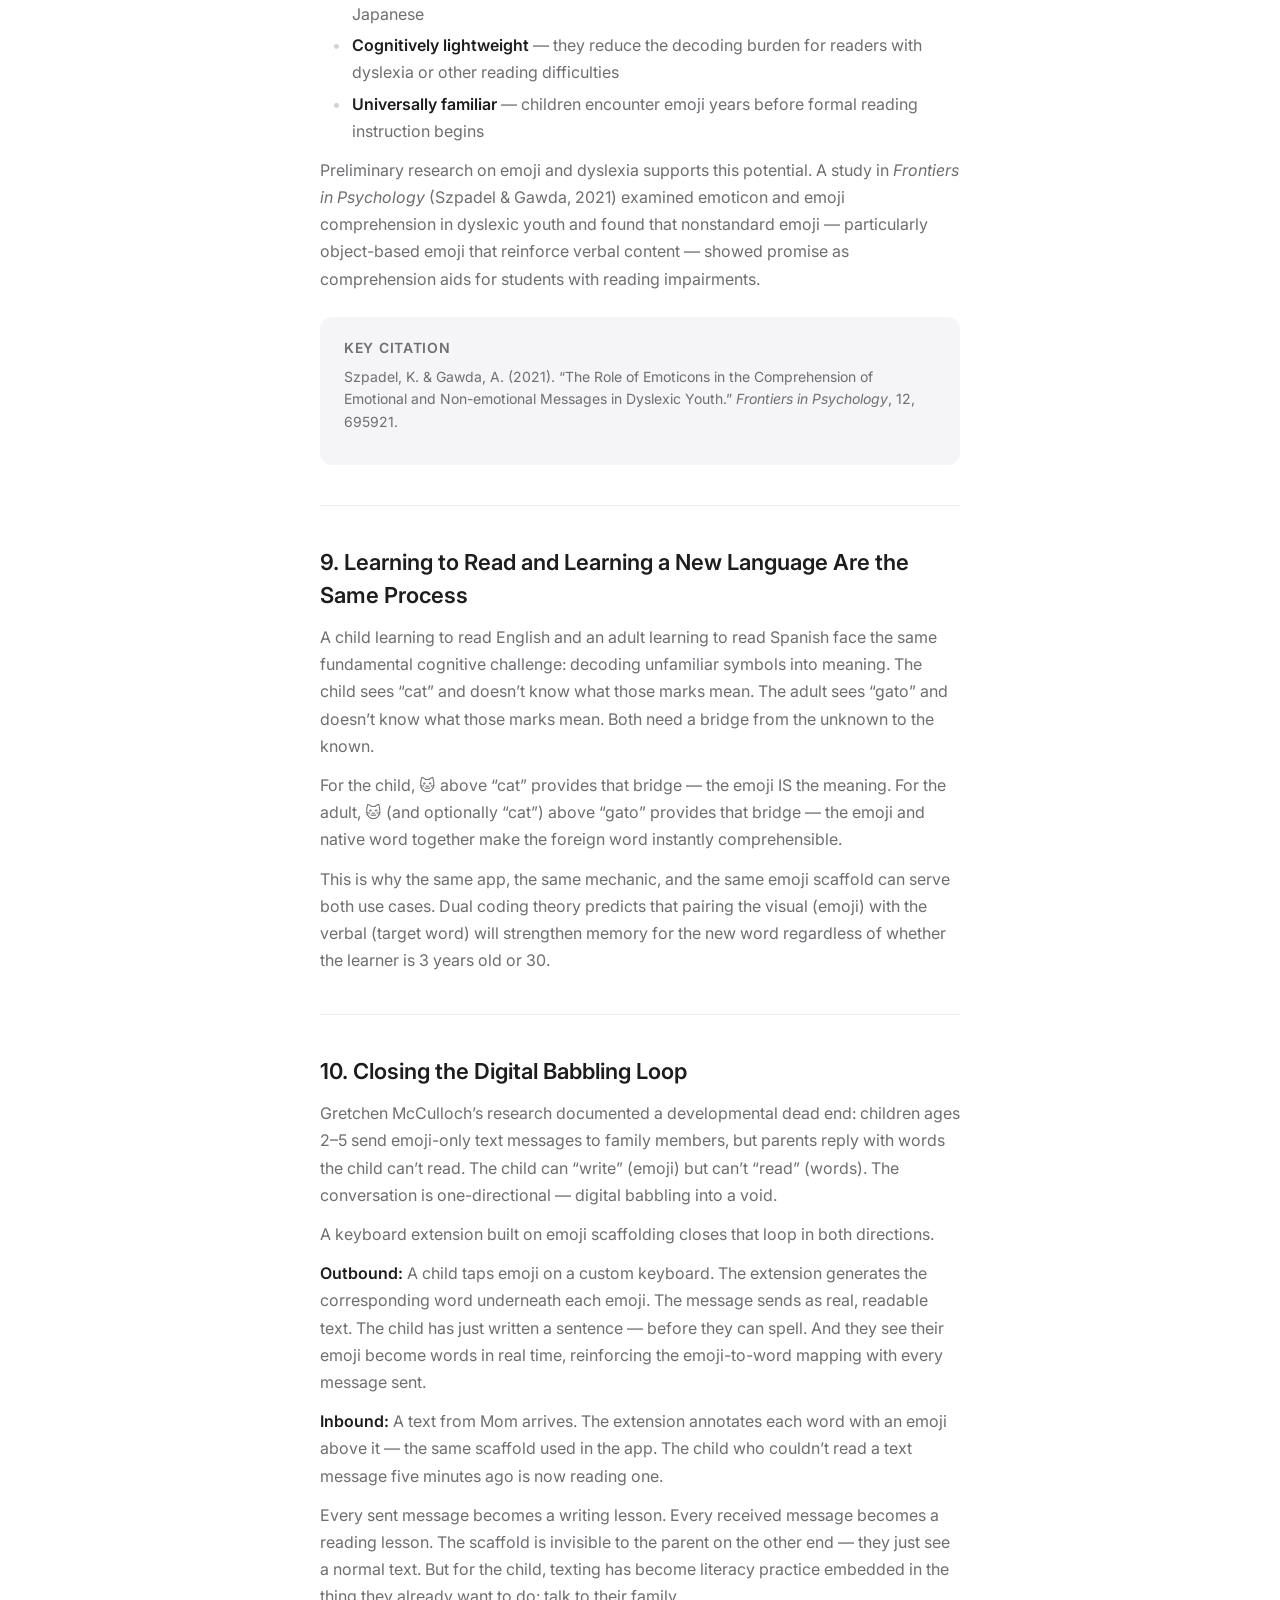
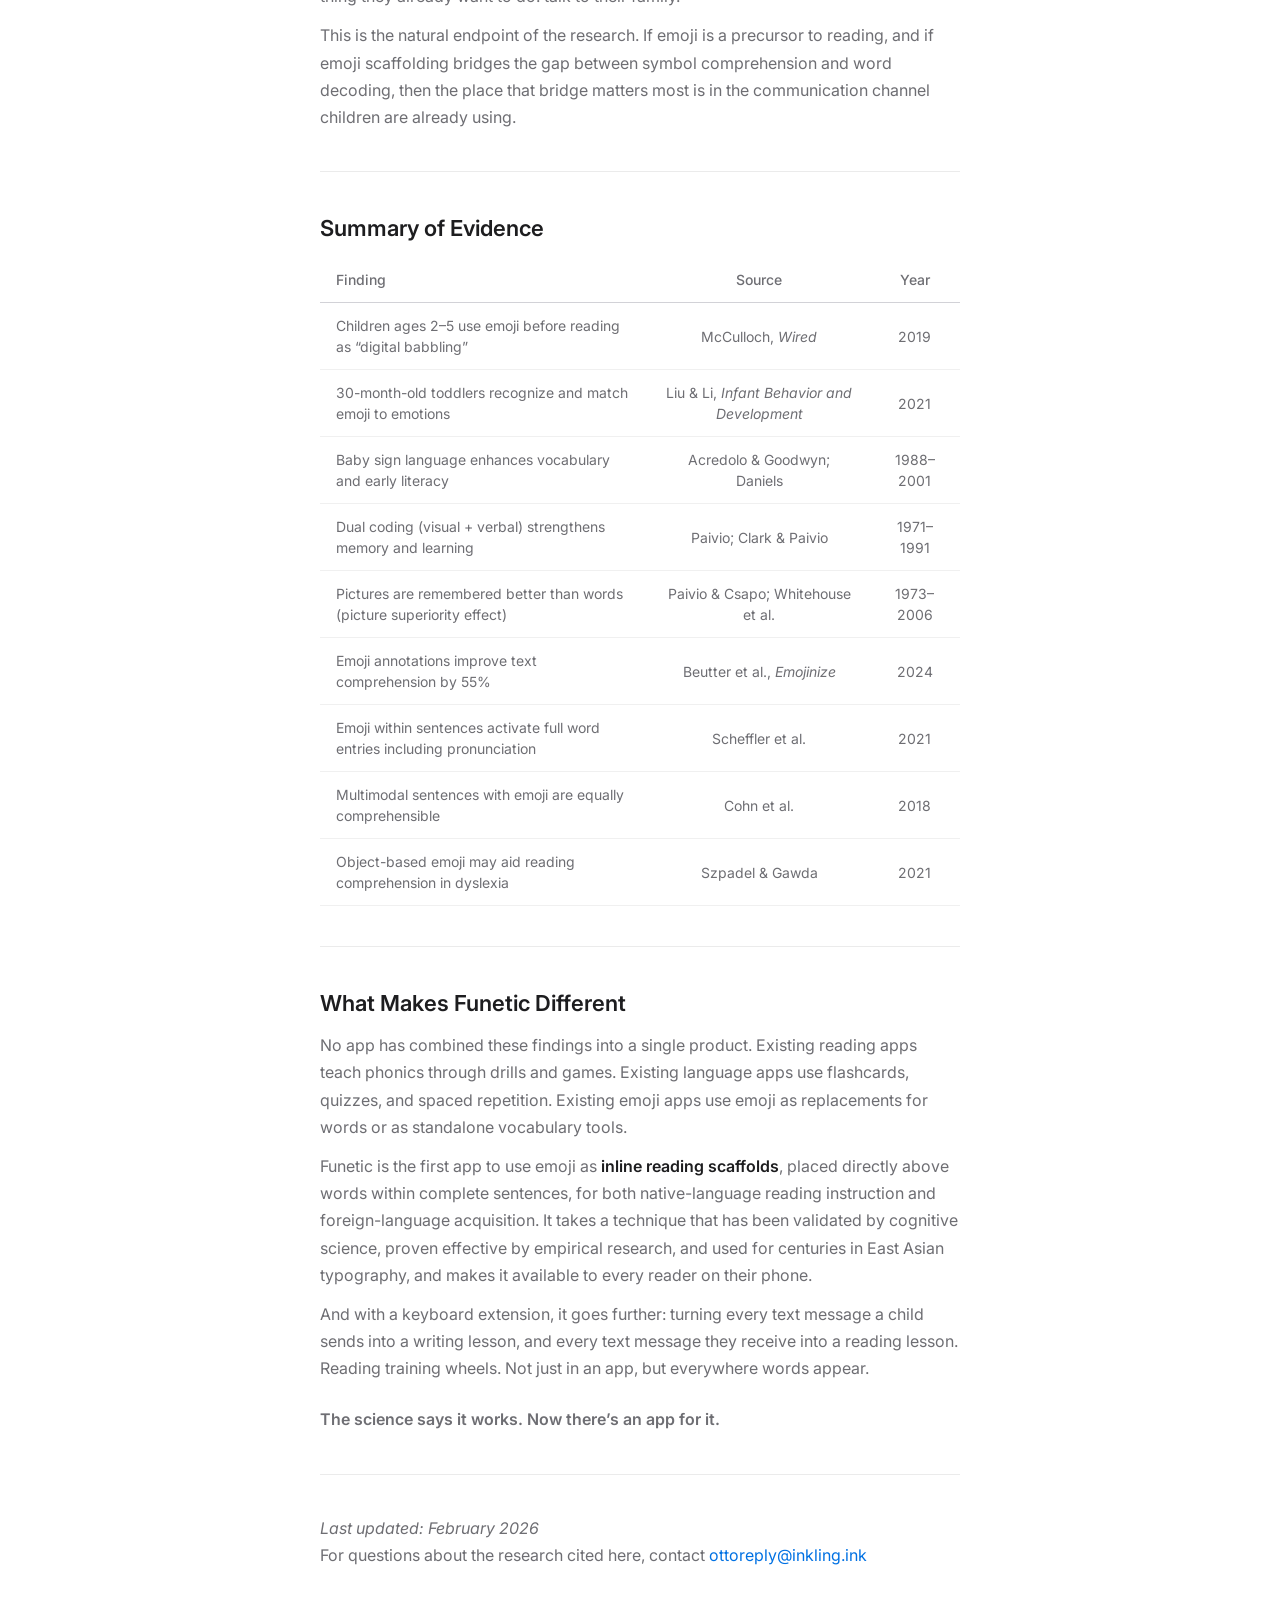
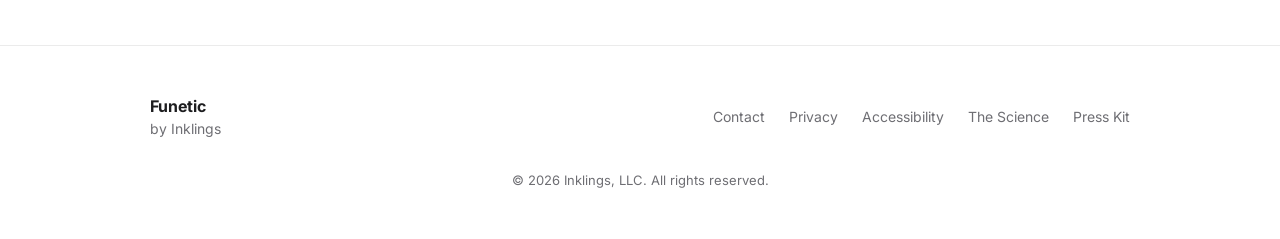
<file: science/index.html>
<!DOCTYPE html>
<html lang="en">
<head>
  <meta charset="UTF-8">
  <meta name="viewport" content="width=device-width, initial-scale=1.0">
  <title>The Science Behind Emoji-Scaffolded Reading | Funetic</title>
  <meta name="theme-color" content="#ffffff" media="(prefers-color-scheme: light)">
  <meta name="theme-color" content="#000000" media="(prefers-color-scheme: dark)">
  <meta name="description" content="How visual symbols help children learn to read — and help everyone learn a new language. The research behind Funetic's emoji scaffolding.">
  <meta property="og:title" content="The Science Behind Emoji-Scaffolded Reading">
  <meta property="og:description" content="Decades of cognitive science, developmental psychology, and emoji linguistics research support inline emoji scaffolds for reading.">
  <meta property="og:type" content="article">
  <meta property="og:url" content="https://inkling.ink/science/">
  <link rel="stylesheet" href="/style.css">
  <link rel="preconnect" href="https://fonts.googleapis.com">
  <link rel="preconnect" href="https://fonts.gstatic.com" crossorigin>
  <link href="https://fonts.googleapis.com/css2?family=Inter:wght@400;500;600;700&display=swap" rel="stylesheet">
</head>
<body>

  <!-- Nav -->
  <nav class="nav">
    <div class="nav-inner">
      <a href="/" class="nav-logo">Funetic</a>
      <div class="nav-links">
        <a href="/">Home</a>
        <a href="/privacy/">Privacy</a>
      </div>
    </div>
  </nav>

  <!-- Article -->
  <article class="section science-page">
    <div class="section-inner prose">

      <h1 class="science-title">The Science Behind Emoji-Scaffolded Reading</h1>
      <p class="science-lede">How visual symbols help children learn to read &mdash; and help everyone learn a new language.</p>

      <hr class="prose-rule">

      <!-- Core Idea -->
      <h2 id="core-idea">The Core Idea</h2>
      <p>
        Funetic places emoji above words in sentences as inline reading scaffolds &mdash; a visual hint
        that gives the reader instant comprehension of an unfamiliar word without breaking the flow of
        reading. As the reader masters each word, the scaffold fades away.
      </p>
      <p>
        This technique isn&rsquo;t a guess. It draws on decades of cognitive science, developmental psychology,
        and emerging research in emoji linguistics. Here&rsquo;s what the evidence says.
      </p>

      <hr class="prose-rule">

      <!-- 1 -->
      <h2 id="children-understand-emoji">1. Children Understand Emoji Before They Can Read</h2>
      <p>Children are emoji-literate years before they are word-literate.</p>
      <p>
        Linguist <strong>Gretchen McCulloch</strong> (author of <em>Because Internet</em>, Wired&rsquo;s
        resident linguist) studied pre-literate children&rsquo;s emoji use and found that children ages
        2&ndash;5 routinely send emoji-only text messages to family members. What looks like random strings
        of pictures &mdash; 🥀🌻💐🍁🐘🐁 &mdash; is actually <strong>digital babbling</strong>:
        children exploring symbolic communication the same way they babble nonsense syllables before
        learning to speak.
      </p>
      <p>
        McCulloch&rsquo;s conclusion: emoji may serve as a useful precursor to reading &mdash; a way of
        acclimating kids to the reality of using symbols to communicate meaning before they can decode
        written words.
      </p>
      <p>
        A 2021 eye-tracking study by <strong>Liu &amp; Li</strong> confirmed this developmental timeline,
        demonstrating that <strong>30-month-old toddlers</strong> can correctly identify emoji representing
        basic emotions and match them to spoken emotion words. That&rsquo;s two-and-a-half-year-olds &mdash;
        many of whom can barely speak &mdash; already reading symbols.
      </p>
      <div class="citations">
        <h3>Key citations</h3>
        <ul>
          <li>McCulloch, G. (2019). &ldquo;Children Are Using Emoji for Digital-Age Language Learning.&rdquo; <em>Wired</em>.</li>
          <li>Liu, S. &amp; Li, N. (2021). &ldquo;Going virtual in the early years: 30-month-old toddlers recognize commonly used emojis.&rdquo; <em>Infant Behavior and Development</em>, 63, 101529.</li>
        </ul>
      </div>

      <hr class="prose-rule">

      <!-- 2 -->
      <h2 id="baby-sign-language">2. The Baby Sign Language Parallel</h2>
      <p>
        This pattern &mdash; children comprehending symbols before speech &mdash; has a well-studied
        precedent: <strong>baby sign language</strong>.
      </p>
      <p>
        Research has shown that infants can learn to communicate through manual gestures months before
        their vocal apparatus can produce speech. The reason is simple: babies develop gross motor control
        (hand gestures) before fine motor control (tongue and lip movements required for speech). Signs
        give them a symbolic system they can use <em>now</em>, which then scaffolds their transition to
        spoken language.
      </p>
      <p>
        The research on baby sign shows that signing babies tend to have larger vocabularies and earlier
        speech development compared to non-signing peers. The act of mapping meaning to a visual symbol
        &mdash; whether a hand gesture or an emoji &mdash; appears to strengthen the cognitive pathways
        that later support word learning.
      </p>
      <p>
        Emoji scaffolding works on the same principle. A child who can&rsquo;t yet read the word
        &ldquo;cat&rdquo; can instantly comprehend 🐱. When 🐱 appears above the written word
        &ldquo;cat,&rdquo; the child has a bridge: a symbol they already understand sitting directly
        above a symbol they&rsquo;re learning to decode. Over time, the written word absorbs the meaning,
        and the emoji becomes unnecessary.
      </p>
      <div class="citations">
        <h3>Key citations</h3>
        <ul>
          <li>Acredolo, L. &amp; Goodwyn, S. (2000). &ldquo;The Longterm Impact of Symbolic Gesturing During Infancy on IQ at Age 8.&rdquo; <em>International Conference on Infant Studies</em>, Brighton, UK.</li>
          <li>Hall, L. (2025). &ldquo;Signs of Success: How Baby Sign Language Boosts Early Literacy Skills.&rdquo; <em>Indiana Institute on Disability &amp; Community, Early Childhood Center</em>.</li>
          <li>Daniels, M. (2001). <em>Dancing with Words: Signing for Hearing Children&rsquo;s Literacy</em>. Bergin &amp; Garvey.</li>
        </ul>
      </div>

      <hr class="prose-rule">

      <!-- 3 -->
      <h2 id="dual-coding-theory">3. Dual Coding Theory: Two Memory Traces Are Better Than One</h2>
      <p>
        The theoretical foundation for why visual-plus-verbal works is <strong>Dual Coding Theory (DCT)</strong>,
        proposed by Allan Paivio in 1971 and extensively validated over the following five decades.
      </p>
      <p>
        DCT holds that the brain processes information through two distinct but interconnected systems: a
        verbal system (words, speech, text) and a nonverbal system (images, spatial information, sensory
        experience). When information is encoded through <em>both</em> systems simultaneously, it creates
        two independent memory traces that reinforce each other. Recalling either the image or the word
        can trigger recall of the other.
      </p>
      <p>
        This has direct implications for vocabulary learning. When a child sees the word &ldquo;sun&rdquo;
        paired with ☀️, the verbal system encodes the word while the nonverbal system encodes the image.
        The cross-referencing between systems &mdash; what Paivio called <em>referential processing</em>
        &mdash; creates a stronger, more retrievable memory than either channel alone.
      </p>
      <p>
        Clark &amp; Paivio&rsquo;s 1991 review established DCT as a general framework for educational
        psychology, demonstrating that concreteness and imagery play major roles in knowledge
        representation, comprehension, learning, and memory of school material across educational domains.
      </p>
      <p>
        Richard Mayer&rsquo;s subsequent <em>Cognitive Theory of Multimedia Learning</em> built on DCT
        to show that people learn more effectively from words and relevant pictures together than from
        words alone &mdash; provided the two forms of information are spatially and temporally integrated.
        Emoji placed directly above the words they represent is a near-ideal implementation of this
        principle: the visual and verbal cues are co-located, simultaneous, and semantically linked.
      </p>
      <div class="citations">
        <h3>Key citations</h3>
        <ul>
          <li>Paivio, A. (1971). <em>Imagery and Verbal Processes</em>. New York: Holt, Rinehart &amp; Winston.</li>
          <li>Clark, J.M. &amp; Paivio, A. (1991). &ldquo;Dual coding theory and education.&rdquo; <em>Educational Psychology Review</em>, 3(3), 149&ndash;170.</li>
          <li>Mayer, R.E. (2009). <em>Multimedia Learning</em> (2nd ed.). Cambridge University Press.</li>
          <li>Sadoski, M. (2005). &ldquo;A dual coding view of vocabulary learning.&rdquo; <em>Reading &amp; Writing Quarterly</em>, 21(3), 221&ndash;238.</li>
        </ul>
      </div>

      <hr class="prose-rule">

      <!-- 4 -->
      <h2 id="picture-superiority">4. The Picture Superiority Effect</h2>
      <p>
        One of the most replicated findings in memory research is the <strong>picture superiority
        effect</strong>: pictures are remembered better than words. In experiments, participants shown a
        rapid sequence of pictures and a rapid sequence of words consistently recall images at higher rates.
      </p>
      <p>
        This effect has been observed across the lifespan, from young children to older adults with mild
        cognitive impairment. It extends to associative recognition (remembering which items were paired
        together), spatial memory, and even foreign language vocabulary acquisition.
      </p>
      <p>
        Critically for reading instruction, the effect is strongest when pictures and text are presented
        together rather than separately. A child who sees an image of a dog paired with the word
        &ldquo;dog&rdquo; retains the word better than a child who sees either the image or the word alone.
        Emoji, as standardized, universally recognized pictographs, function as compact, instantly
        comprehensible images that can be placed inline with text at scale &mdash; something photographs
        and illustrations cannot easily do.
      </p>
      <div class="citations">
        <h3>Key citations</h3>
        <ul>
          <li>Paivio, A. &amp; Csapo, K. (1973). &ldquo;Picture superiority in free recall: Imagery or dual coding?&rdquo; <em>Cognitive Psychology</em>, 5(2), 176&ndash;206.</li>
          <li>Whitehouse, A.J., Maybery, M.T., &amp; Durkin, K. (2006). &ldquo;The development of the picture-superiority effect.&rdquo; <em>British Journal of Developmental Psychology</em>, 24(4), 767&ndash;773.</li>
          <li>Carpenter, S.K. &amp; Olson, K.M. (2012). &ldquo;Are pictures good for learning new vocabulary in a foreign language?&rdquo; <em>Journal of Experimental Psychology: Learning, Memory, and Cognition</em>, 38(1), 92&ndash;111.</li>
        </ul>
      </div>

      <hr class="prose-rule">

      <!-- 5 -->
      <h2 id="emojinize">5. Emoji Annotations Measurably Improve Comprehension</h2>
      <p>
        The most direct evidence for emoji-scaffolded reading comes from the <strong>Emojinize</strong>
        research (2024), which studied precisely this technique: enriching arbitrary text with inline
        emoji annotations.
      </p>
      <p>
        Using a cloze test methodology &mdash; where words are hidden from text and must be guessed by the
        reader &mdash; the researchers compared comprehension with and without emoji annotations. The results
        were striking: emoji annotations produced a <strong>55% increase in correct guesses</strong> compared
        to unannotated text. Most importantly, participants received no training in reading emoji annotations.
        They could immediately leverage the visual information to improve their text comprehension.
      </p>
      <p>
        The researchers noted that emoji, unlike custom illustrations, require no special creation process.
        The Unicode standard contains over 3,600 emoji, and their visual meanings are intuitively understood
        across cultures. They explicitly identified children&rsquo;s books and language learning as primary
        applications, writing that emoji can &ldquo;act as helpful annotations, facilitating comprehension
        and even propelling early reading capabilities.&rdquo;
      </p>
      <div class="citations">
        <h3>Key citation</h3>
        <ul>
          <li>Beutter et al. (2024). &ldquo;Emojinize: Enriching Any Text with Emoji Translations.&rdquo; <em>arXiv:2403.03857v2</em>.</li>
        </ul>
      </div>

      <hr class="prose-rule">

      <!-- 6 -->
      <h2 id="emoji-processed-like-words">6. Emoji Are Processed Like Words &mdash; But Faster to Comprehend</h2>
      <p>
        Research from Ruhr-Universit&auml;t Bochum (2021) examined how the brain processes emoji when they
        appear within sentences. Using self-paced reading experiments, the researchers found that sentences
        containing emoji in place of words were comprehended equally well as all-word sentences.
      </p>
      <p>
        Furthermore, emoji were found to activate complete lexical entries &mdash; including the
        <em>phonological</em> (sound-based) representation of the associated word. When readers see 🐱,
        their brain doesn&rsquo;t just process &ldquo;animal&rdquo; &mdash; it activates the word
        &ldquo;cat&rdquo; including its pronunciation. This means emoji don&rsquo;t merely convey meaning;
        they prime the full word, potentially accelerating the transition from visual comprehension to
        word recognition.
      </p>
      <p>
        A separate study in <em>Computers in Human Behavior</em> (Cohn et al., 2018) confirmed that
        multimodal sentences containing emoji are as comprehensible as all-word sentences, with participants
        sometimes rating emoji-containing sentences as more enjoyable.
      </p>
      <div class="citations">
        <h3>Key citations</h3>
        <ul>
          <li>Scheffler, T. et al. (2021). &ldquo;The processing of emoji-word substitutions: A self-paced reading study.&rdquo; <em>Computers in Human Behavior</em>, 124, 106898.</li>
          <li>Cohn, N. et al. (2018). &ldquo;Are emoji a poor substitute for words? Sentence processing with emoji substitutions.&rdquo; <em>Proceedings of the 40th Annual Conference of the Cognitive Science Society</em>.</li>
        </ul>
      </div>

      <hr class="prose-rule">

      <!-- 7 -->
      <h2 id="furigana">7. Historical Precedent: Furigana and Ruby Text</h2>
      <p>
        Emoji scaffolding is not a new concept in form &mdash; only in medium. The technique of placing a
        comprehension aid above unfamiliar text has been used for centuries in East Asian writing systems.
      </p>
      <p>
        <strong>Furigana</strong> (振り仮名) are small phonetic characters placed above kanji (logographic
        characters) in Japanese text to indicate pronunciation. They are standard in children&rsquo;s books,
        newspapers, manga, and instructional materials. In Chinese, an equivalent system called
        <strong>Zhuyin</strong> (in Taiwan) or <strong>Pinyin</strong> (in mainland China) serves the same
        purpose: a simpler, known symbol system placed above a more complex, unfamiliar one to scaffold
        comprehension.
      </p>
      <p>
        The W3C has even standardized this pattern in HTML as &ldquo;ruby text&rdquo; &mdash; small
        annotations placed above base text &mdash; recognizing its universal utility as a reading aid.
      </p>
      <p>
        Funetic applies this centuries-old scaffolding pattern to a new symbol system: emoji. Instead of
        phonetic characters above logographic characters, it places universally understood pictographs above
        alphabetic words. The structural principle is identical: use what the reader already knows to help
        them decode what they don&rsquo;t.
      </p>

      <hr class="prose-rule">

      <!-- 8 -->
      <h2 id="accessibility">8. Why This Matters for Accessibility</h2>
      <p>Emoji scaffolding is inherently inclusive. Because emoji are:</p>
      <ul>
        <li><strong>Visual and high-contrast</strong> &mdash; they function as large, colorful touch targets for children with motor disabilities</li>
        <li><strong>Language-independent</strong> &mdash; 🐱 means &ldquo;cat&rdquo; whether you speak English, Spanish, or Japanese</li>
        <li><strong>Cognitively lightweight</strong> &mdash; they reduce the decoding burden for readers with dyslexia or other reading difficulties</li>
        <li><strong>Universally familiar</strong> &mdash; children encounter emoji years before formal reading instruction begins</li>
      </ul>
      <p>
        Preliminary research on emoji and dyslexia supports this potential. A study in
        <em>Frontiers in Psychology</em> (Szpadel &amp; Gawda, 2021) examined emoticon and emoji
        comprehension in dyslexic youth and found that nonstandard emoji &mdash; particularly object-based
        emoji that reinforce verbal content &mdash; showed promise as comprehension aids for students with
        reading impairments.
      </p>
      <div class="citations">
        <h3>Key citation</h3>
        <ul>
          <li>Szpadel, K. &amp; Gawda, A. (2021). &ldquo;The Role of Emoticons in the Comprehension of Emotional and Non-emotional Messages in Dyslexic Youth.&rdquo; <em>Frontiers in Psychology</em>, 12, 695921.</li>
        </ul>
      </div>

      <hr class="prose-rule">

      <!-- 9 -->
      <h2 id="same-process">9. Learning to Read and Learning a New Language Are the Same Process</h2>
      <p>
        A child learning to read English and an adult learning to read Spanish face the same fundamental
        cognitive challenge: decoding unfamiliar symbols into meaning. The child sees &ldquo;cat&rdquo; and
        doesn&rsquo;t know what those marks mean. The adult sees &ldquo;gato&rdquo; and doesn&rsquo;t know
        what those marks mean. Both need a bridge from the unknown to the known.
      </p>
      <p>
        For the child, 🐱 above &ldquo;cat&rdquo; provides that bridge &mdash; the emoji IS the meaning.
        For the adult, 🐱 (and optionally &ldquo;cat&rdquo;) above &ldquo;gato&rdquo; provides that bridge
        &mdash; the emoji and native word together make the foreign word instantly comprehensible.
      </p>
      <p>
        This is why the same app, the same mechanic, and the same emoji scaffold can serve both use cases.
        Dual coding theory predicts that pairing the visual (emoji) with the verbal (target word) will
        strengthen memory for the new word regardless of whether the learner is 3 years old or 30.
      </p>

      <hr class="prose-rule">

      <!-- 10 -->
      <h2 id="digital-babbling-loop">10. Closing the Digital Babbling Loop</h2>
      <p>
        Gretchen McCulloch&rsquo;s research documented a developmental dead end: children ages 2&ndash;5
        send emoji-only text messages to family members, but parents reply with words the child can&rsquo;t
        read. The child can &ldquo;write&rdquo; (emoji) but can&rsquo;t &ldquo;read&rdquo; (words). The
        conversation is one-directional &mdash; digital babbling into a void.
      </p>
      <p>
        A keyboard extension built on emoji scaffolding closes that loop in both directions.
      </p>
      <p>
        <strong>Outbound:</strong> A child taps emoji on a custom keyboard. The extension generates the
        corresponding word underneath each emoji. The message sends as real, readable text. The child has
        just written a sentence &mdash; before they can spell. And they see their emoji become words in
        real time, reinforcing the emoji-to-word mapping with every message sent.
      </p>
      <p>
        <strong>Inbound:</strong> A text from Mom arrives. The extension annotates each word with an emoji
        above it &mdash; the same scaffold used in the app. The child who couldn&rsquo;t read a text
        message five minutes ago is now reading one.
      </p>
      <p>
        Every sent message becomes a writing lesson. Every received message becomes a reading lesson. The
        scaffold is invisible to the parent on the other end &mdash; they just see a normal text. But for
        the child, texting has become literacy practice embedded in the thing they already want to do:
        talk to their family.
      </p>
      <p>
        This is the natural endpoint of the research. If emoji is a precursor to reading, and if emoji
        scaffolding bridges the gap between symbol comprehension and word decoding, then the place that
        bridge matters most is in the communication channel children are already using.
      </p>

      <hr class="prose-rule">

      <!-- Summary Table -->
      <h2 id="evidence-summary">Summary of Evidence</h2>
      <div class="compare-table-wrap">
        <table class="compare-table science-table">
          <thead>
            <tr>
              <th>Finding</th>
              <th>Source</th>
              <th>Year</th>
            </tr>
          </thead>
          <tbody>
            <tr>
              <td>Children ages 2&ndash;5 use emoji before reading as &ldquo;digital babbling&rdquo;</td>
              <td>McCulloch, <em>Wired</em></td>
              <td>2019</td>
            </tr>
            <tr>
              <td>30-month-old toddlers recognize and match emoji to emotions</td>
              <td>Liu &amp; Li, <em>Infant Behavior and Development</em></td>
              <td>2021</td>
            </tr>
            <tr>
              <td>Baby sign language enhances vocabulary and early literacy</td>
              <td>Acredolo &amp; Goodwyn; Daniels</td>
              <td>1988&ndash;2001</td>
            </tr>
            <tr>
              <td>Dual coding (visual + verbal) strengthens memory and learning</td>
              <td>Paivio; Clark &amp; Paivio</td>
              <td>1971&ndash;1991</td>
            </tr>
            <tr>
              <td>Pictures are remembered better than words (picture superiority effect)</td>
              <td>Paivio &amp; Csapo; Whitehouse et al.</td>
              <td>1973&ndash;2006</td>
            </tr>
            <tr>
              <td>Emoji annotations improve text comprehension by 55%</td>
              <td>Beutter et al., <em>Emojinize</em></td>
              <td>2024</td>
            </tr>
            <tr>
              <td>Emoji within sentences activate full word entries including pronunciation</td>
              <td>Scheffler et al.</td>
              <td>2021</td>
            </tr>
            <tr>
              <td>Multimodal sentences with emoji are equally comprehensible</td>
              <td>Cohn et al.</td>
              <td>2018</td>
            </tr>
            <tr>
              <td>Object-based emoji may aid reading comprehension in dyslexia</td>
              <td>Szpadel &amp; Gawda</td>
              <td>2021</td>
            </tr>
          </tbody>
        </table>
      </div>

      <hr class="prose-rule">

      <!-- Closing -->
      <h2 id="what-makes-it-different">What Makes Funetic Different</h2>
      <p>
        No app has combined these findings into a single product. Existing reading apps teach phonics
        through drills and games. Existing language apps use flashcards, quizzes, and spaced repetition.
        Existing emoji apps use emoji as replacements for words or as standalone vocabulary tools.
      </p>
      <p>
        Funetic is the first app to use emoji as <strong>inline reading scaffolds</strong>, placed
        directly above words within complete sentences, for both native-language reading instruction
        and foreign-language acquisition. It takes a technique that has been validated by cognitive science,
        proven effective by empirical research, and used for centuries in East Asian typography, and makes it
        available to every reader on their phone.
      </p>
      <p>
        And with a keyboard extension, it goes further: turning every text message a child sends into a
        writing lesson, and every text message they receive into a reading lesson. Reading training wheels.
        Not just in an app, but everywhere words appear.
      </p>
      <p class="science-closing">The science says it works. Now there&rsquo;s an app for it.</p>

      <hr class="prose-rule">

      <p class="science-updated">
        <em>Last updated: February 2026</em><br>
        For questions about the research cited here, contact
        <a href="mailto:ottoreply@inkling.ink" class="inline-link">ottoreply@inkling.ink</a>
      </p>

    </div>
  </article>

  <!-- Footer -->
  <footer class="footer">
    <div class="footer-inner">
      <div class="footer-brand">
        <span class="footer-logo">Funetic</span>
        <p class="footer-tagline">by <a href="https://lings.ink" class="footer-link">Inklings</a></p>
      </div>
      <div class="footer-links">
        <a href="mailto:ottoreply@inkling.ink" class="footer-link">Contact</a>
        <a href="/privacy/" class="footer-link">Privacy</a>
        <a href="/accessibility/" class="footer-link">Accessibility</a>
        <a href="/science/" class="footer-link">The Science</a>
        <a href="#" class="footer-link">Press Kit</a>
      </div>
      <p class="footer-copy">&copy; 2026 Inklings, LLC. All rights reserved.</p>
    </div>
  </footer>

</body>
</html>
</file>
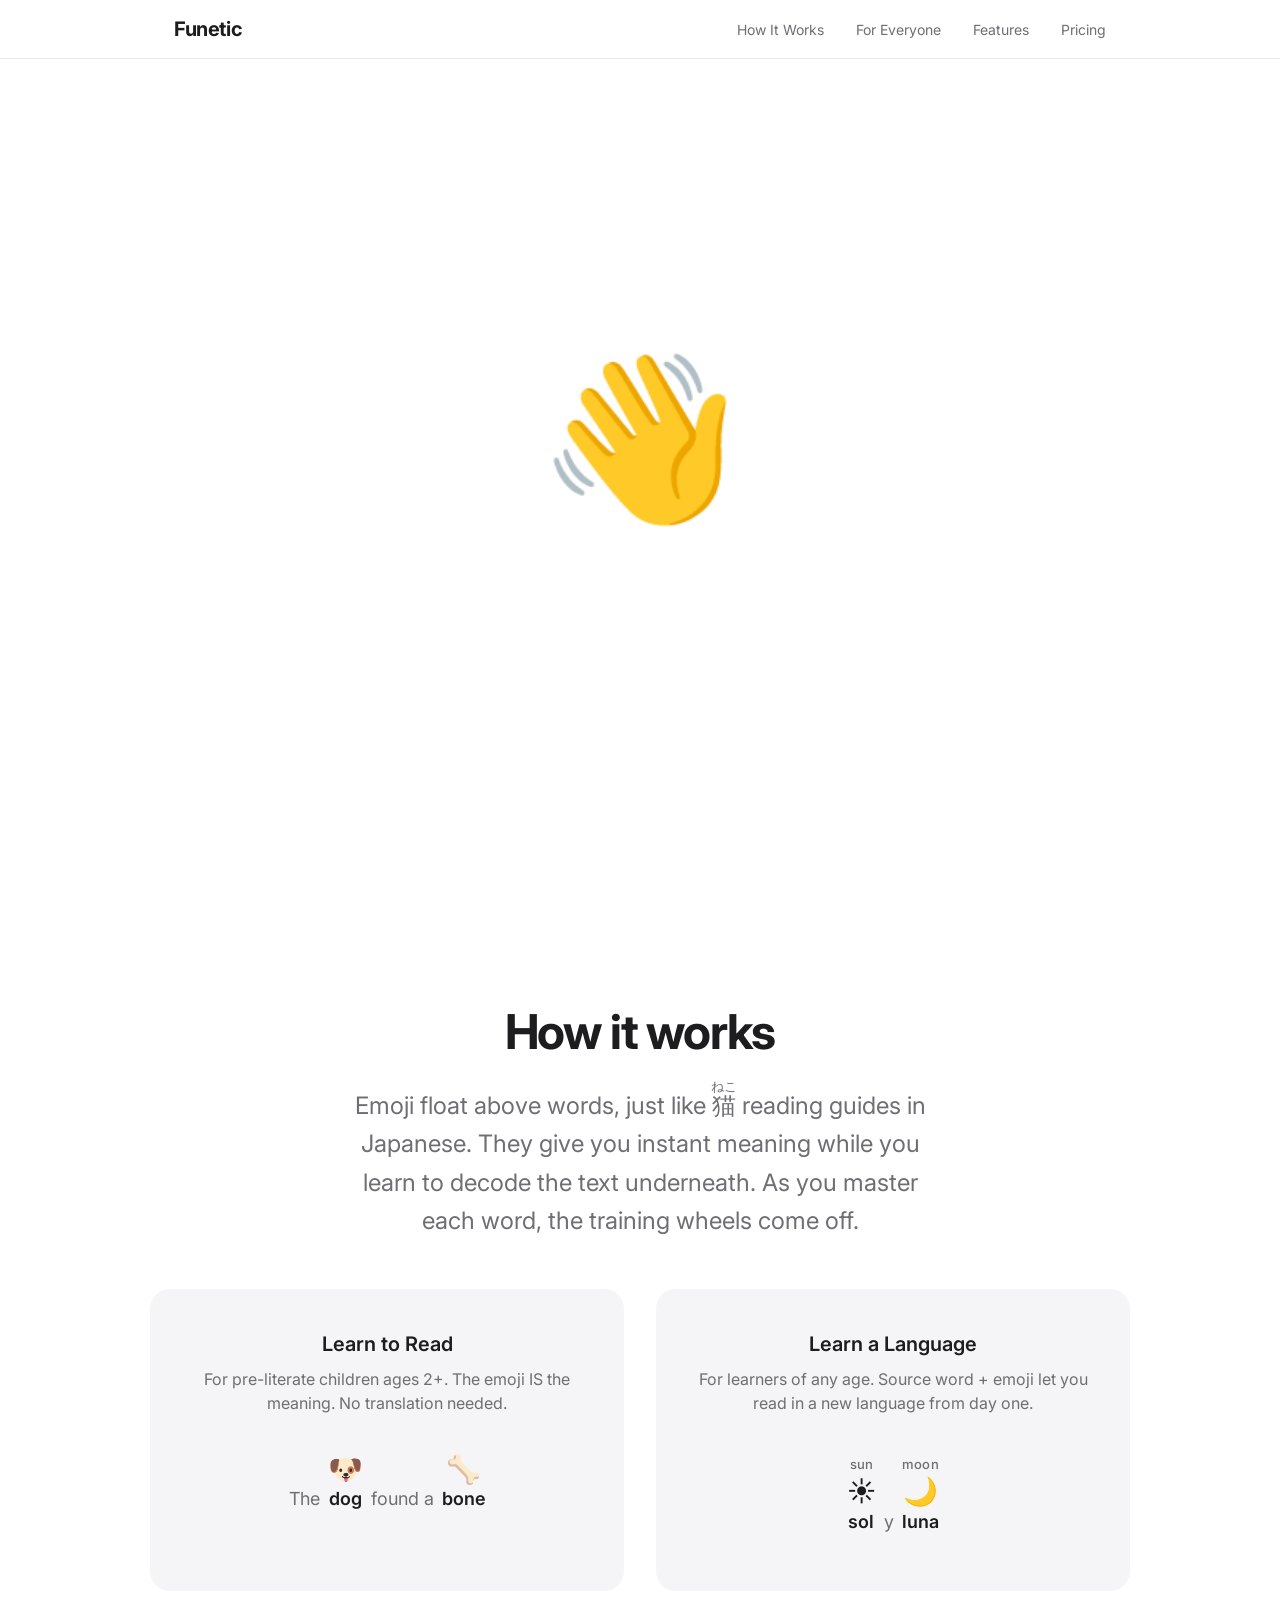
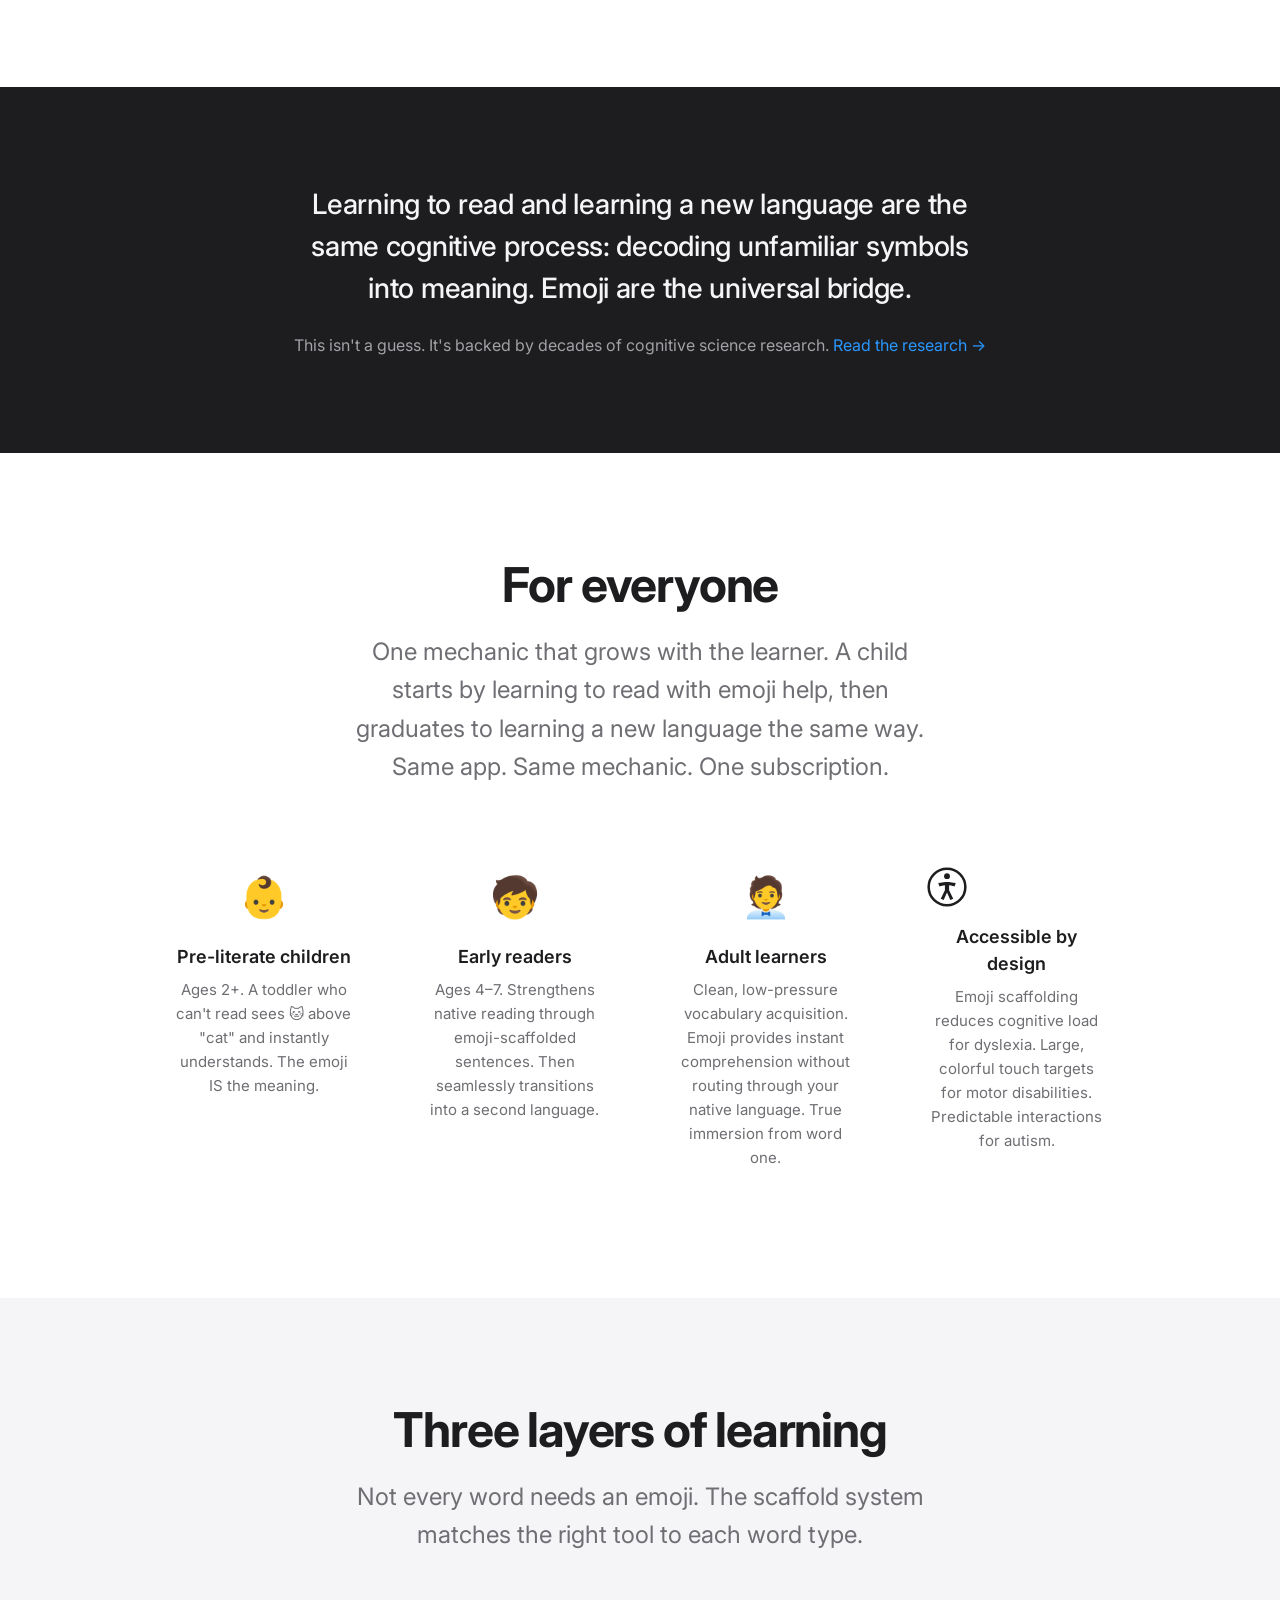
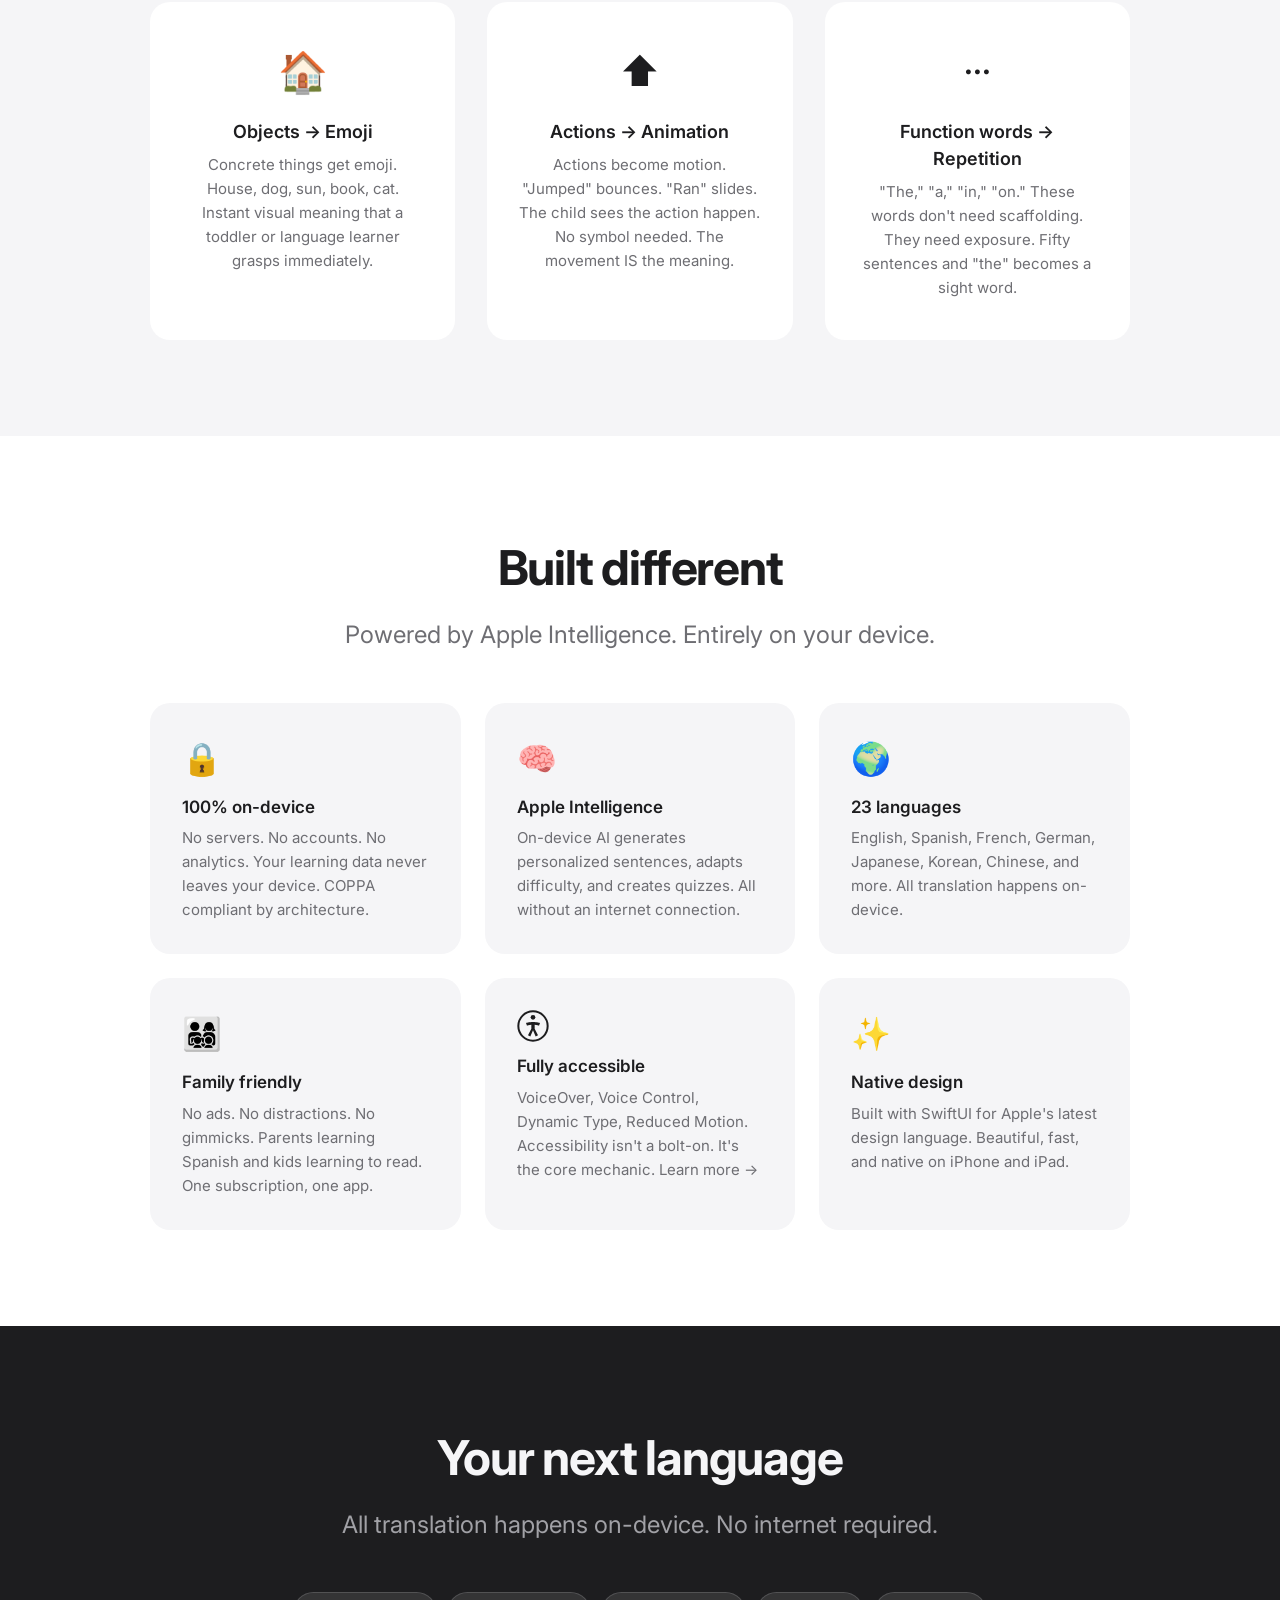
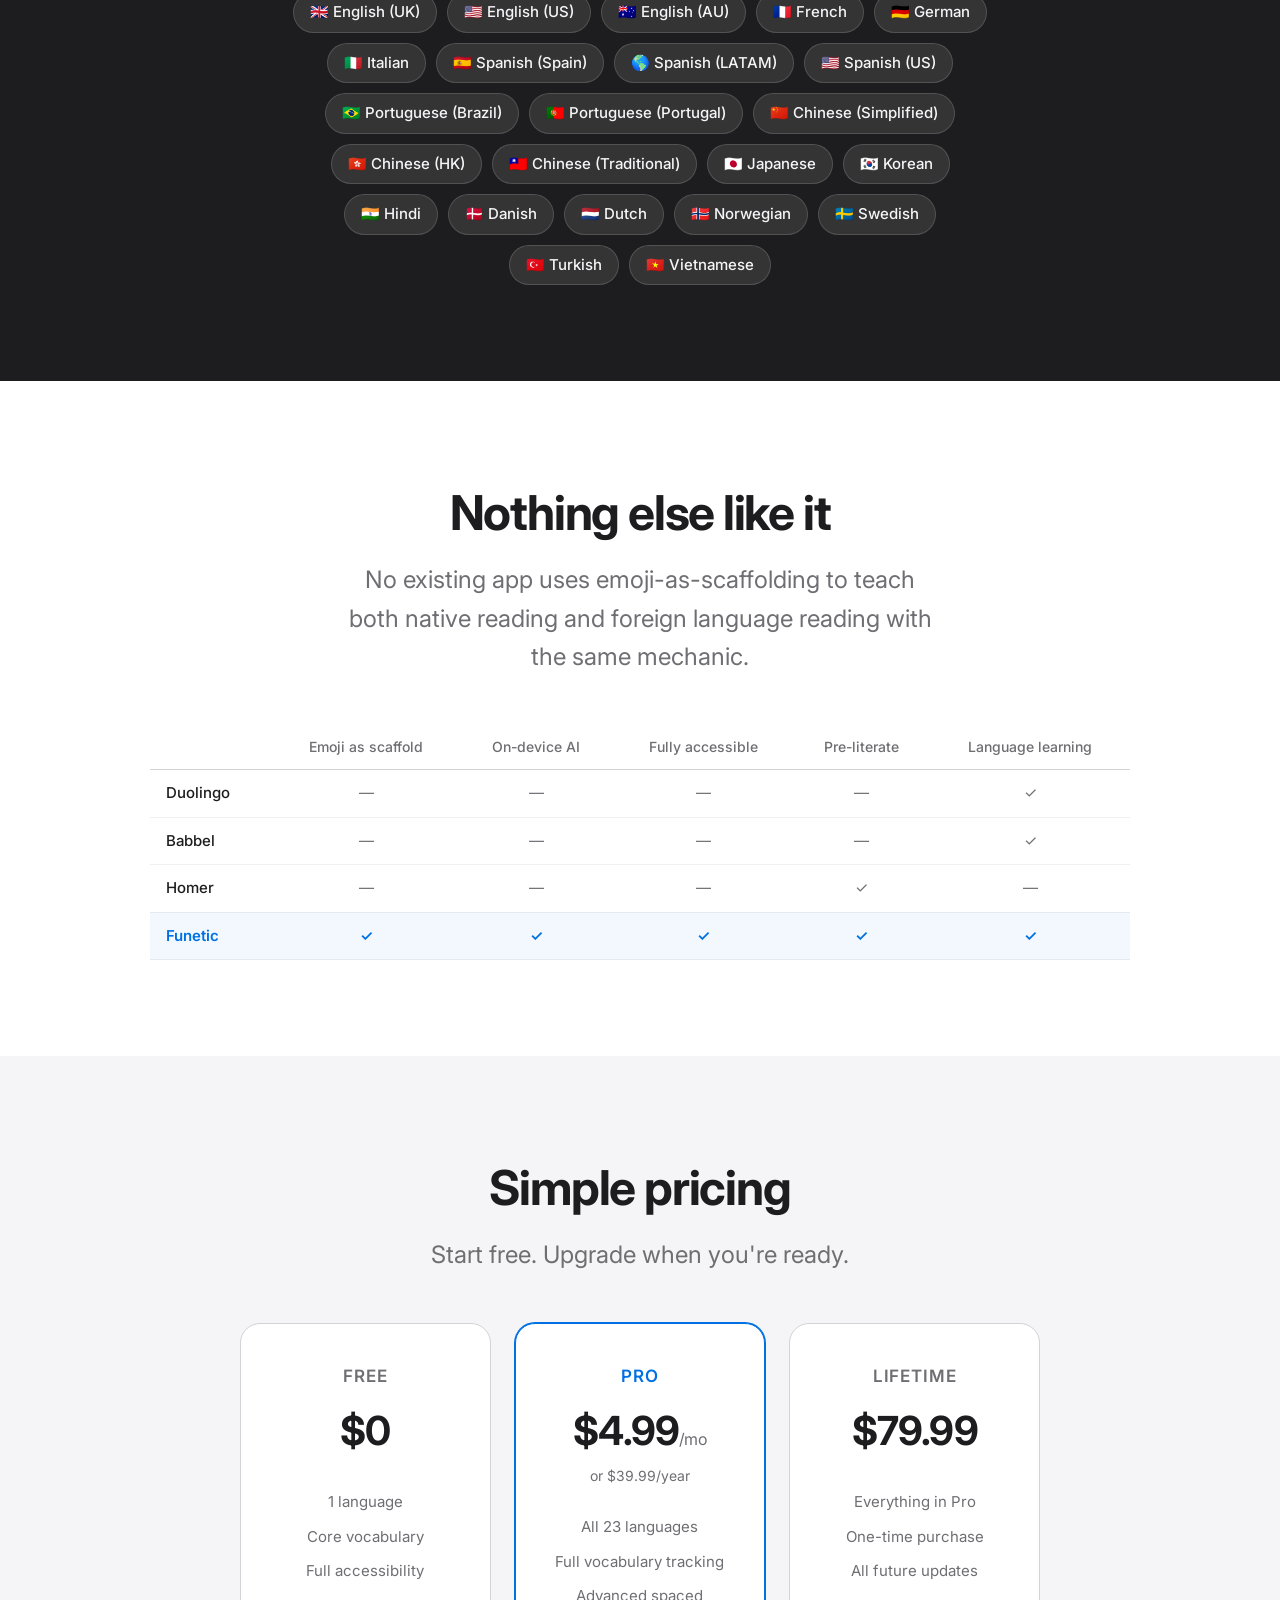
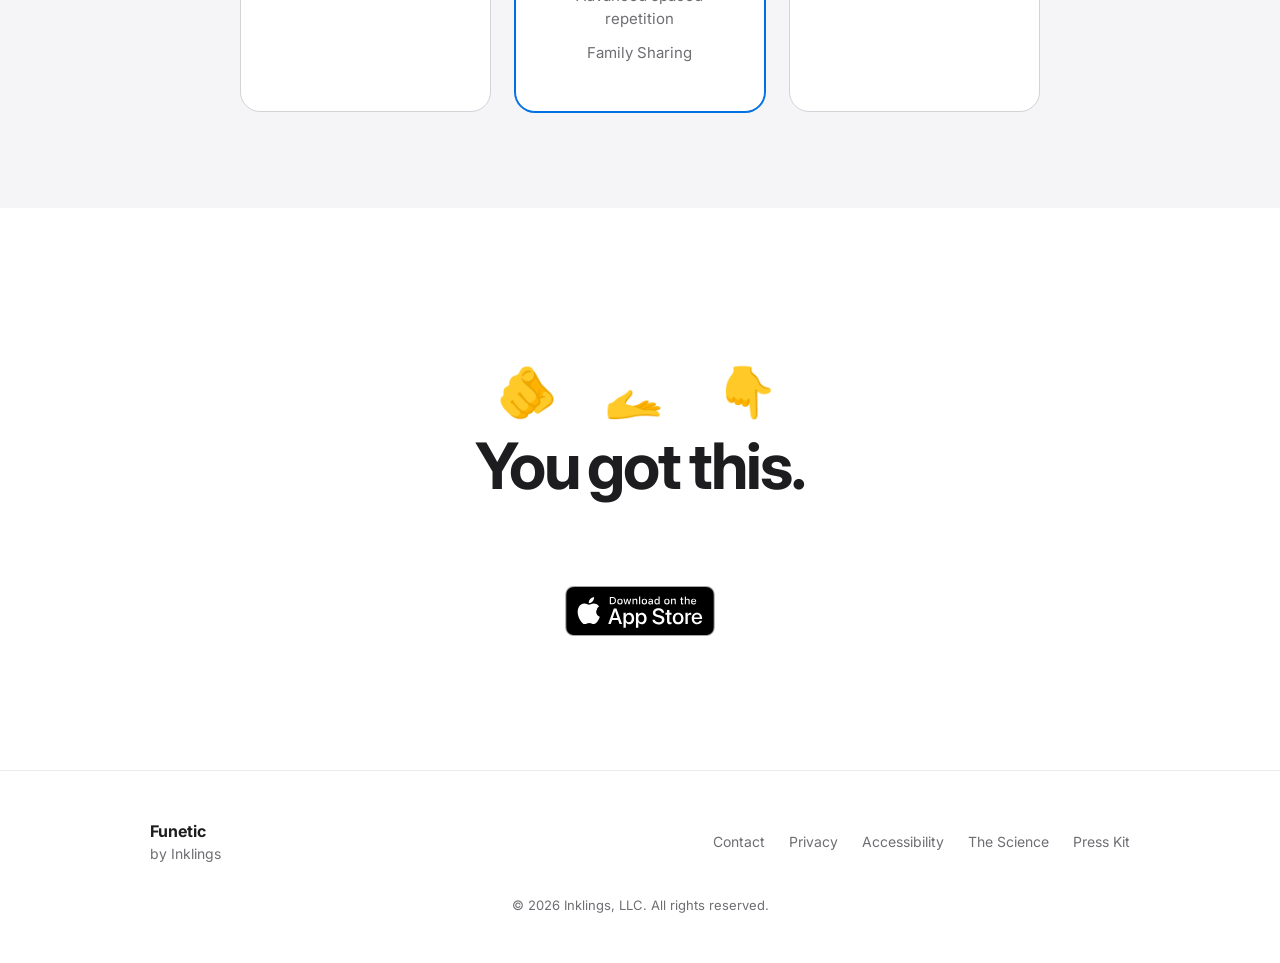
<file: 👋/index.html>
<!DOCTYPE html>
<html lang="en">
<head>
  <meta charset="UTF-8">
  <meta name="viewport" content="width=device-width, initial-scale=1.0">
  <title>Funetic</title>
  <link rel="icon" href="data:image/svg+xml,<svg xmlns='http://www.w3.org/2000/svg' viewBox='0 0 100 100'><text y='.9em' font-size='90'>👋</text></svg>">
  <meta name="description" content="Language training wheels. For first languages and new ones.">
  <meta name="theme-color" content="#ffffff" media="(prefers-color-scheme: light)">
  <meta name="theme-color" content="#000000" media="(prefers-color-scheme: dark)">
  <meta property="og:title" content="Funetic">
  <meta property="og:description" content="Language training wheels. For first languages and new ones.">
  <meta property="og:type" content="website">
  <meta property="og:url" content="https://inkling.ink/👋/">
  <meta property="og:site_name" content="Funetic">
  <meta name="twitter:card" content="summary">
  <meta name="twitter:title" content="Funetic">
  <meta name="twitter:description" content="Language training wheels. For first languages and new ones.">
  <link rel="stylesheet" href="../style.css">
  <link rel="stylesheet" href="wave.css">
  <link rel="preconnect" href="https://fonts.googleapis.com">
  <link rel="preconnect" href="https://fonts.gstatic.com" crossorigin>
  <link href="https://fonts.googleapis.com/css2?family=Inter:wght@400;500;600;700&display=swap" rel="stylesheet">
</head>
<body>

  <!-- Nav -->
  <nav class="nav">
    <div class="nav-inner">
      <a href="/👋/" class="nav-logo">Funetic</a>
      <div class="nav-links">
        <a href="#how-it-works">How It Works</a>
        <a href="#for-everyone">For Everyone</a>
        <a href="#features">Features</a>
        <a href="#pricing">Pricing</a>
      </div>
    </div>
  </nav>

  <!-- Hero: Waving Hand -->
  <section class="hero">
    <div class="hero-inner">
      <div class="wave-hello" aria-label="Waving hand greeting in many languages">
        <div class="wave-hand" aria-hidden="true">👋</div>
        <div class="wave-greetings">
          <span class="wave-greeting" style="--i:0">Hello</span>
          <span class="wave-greeting" style="--i:1">こんにちは</span>
          <span class="wave-greeting" style="--i:2">Hola</span>
          <span class="wave-greeting" style="--i:3">Bonjour</span>
          <span class="wave-greeting" style="--i:4">Hallo</span>
          <span class="wave-greeting" style="--i:5">你好</span>
          <span class="wave-greeting" style="--i:6">Olá</span>
          <span class="wave-greeting" style="--i:7">Ciao</span>
          <span class="wave-greeting" style="--i:8">안녕하세요</span>
        </div>
      </div>
    </div>
  </section>

  <!-- How It Works -->
  <section class="section" id="how-it-works">
    <div class="section-inner">
      <h2 class="section-title">How it works</h2>
      <p class="section-subtitle">
        Emoji float above words, just like <ruby>猫<rt>ねこ</rt></ruby> reading guides in Japanese.
        They give you instant meaning while you learn to decode the text underneath.
        As you master each word, the training wheels come off.
      </p>

      <div class="modes">
        <div class="mode-card">
          <h3 class="mode-label">Learn to Read</h3>
          <p class="mode-description">For pre-literate children ages 2+. The emoji IS the meaning. No translation needed.</p>
          <div class="mode-demo" aria-label="Native reading example: The dog found a bone">
            <div class="demo-sentence">
              <div class="demo-word">
                <span class="demo-plain">The</span>
              </div>
              <div class="demo-word scaffolded">
                <span class="demo-emoji" aria-hidden="true">🐶</span>
                <span class="demo-text">dog</span>
              </div>
              <div class="demo-word">
                <span class="demo-plain">found a</span>
              </div>
              <div class="demo-word scaffolded">
                <span class="demo-emoji" aria-hidden="true">🦴</span>
                <span class="demo-text">bone</span>
              </div>
            </div>
          </div>
        </div>

        <div class="mode-card">
          <h3 class="mode-label">Learn a Language</h3>
          <p class="mode-description">For learners of any age. Source word + emoji let you read in a new language from day one.</p>
          <div class="mode-demo" aria-label="Language learning example: sun and moon in Spanish with source language and emoji above">
            <div class="demo-sentence">
              <div class="demo-word scaffolded tri">
                <span class="demo-source">sun</span>
                <span class="demo-emoji" aria-hidden="true">☀️</span>
                <span class="demo-text">sol</span>
              </div>
              <div class="demo-word">
                <span class="demo-plain">y</span>
              </div>
              <div class="demo-word scaffolded tri">
                <span class="demo-source">moon</span>
                <span class="demo-emoji" aria-hidden="true">🌙</span>
                <span class="demo-text">luna</span>
              </div>
            </div>
          </div>
        </div>
      </div>
    </div>
  </section>

  <!-- Core Insight -->
  <section class="section section-dark" id="insight">
    <div class="section-inner">
      <blockquote class="insight-quote">
        Learning to read and learning a new language are the same cognitive process:
        decoding unfamiliar symbols into meaning. Emoji are the universal bridge.
      </blockquote>
      <p class="insight-link">
        This isn't a guess. It's backed by decades of cognitive science research.
        <a href="/science/" class="insight-link-anchor">Read the research &rarr;</a>
      </p>
    </div>
  </section>

  <!-- For Everyone -->
  <section class="section" id="for-everyone">
    <div class="section-inner">
      <h2 class="section-title">For everyone</h2>
      <p class="section-subtitle">
        One mechanic that grows with the learner. A child starts by learning to read
        with emoji help, then graduates to learning a new language the same way.
        Same app. Same mechanic. One subscription.
      </p>

      <div class="audience-grid">
        <div class="audience-card">
          <span class="audience-emoji" aria-hidden="true">👶</span>
          <h3>Pre-literate children</h3>
          <p>Ages 2+. A toddler who can't read sees 🐱 above "cat" and instantly understands. The emoji IS the meaning.</p>
        </div>
        <div class="audience-card">
          <span class="audience-emoji" aria-hidden="true">🧒</span>
          <h3>Early readers</h3>
          <p>Ages 4&ndash;7. Strengthens native reading through emoji-scaffolded sentences. Then seamlessly transitions into a second language.</p>
        </div>
        <div class="audience-card">
          <span class="audience-emoji" aria-hidden="true">🧑‍💼</span>
          <h3>Adult learners</h3>
          <p>Clean, low-pressure vocabulary acquisition. Emoji provides instant comprehension without routing through your native language. True immersion from word one.</p>
        </div>
        <div class="audience-card">
          <span class="audience-emoji" aria-hidden="true"><svg class="icon-accessibility" viewBox="0 0 24 24"><circle cx="12" cy="12" r="11" fill="none" stroke="currentColor" stroke-width="1.5"/><circle cx="12" cy="5.5" r="1.75" fill="currentColor"/><path fill="currentColor" d="M12 9c-3 0-5.25.75-5.25.75l.75 2s1.75-.6 3.25-.75v3l-2.5 5 1.75.85L12 15.25l2 4.6 1.75-.85-2.5-5v-3c1.5.15 3.25.75 3.25.75l.75-2S15 9 12 9z"/></svg></span>
          <h3>Accessible by design</h3>
          <p>Emoji scaffolding reduces cognitive load for dyslexia. Large, colorful touch targets for motor disabilities. Predictable interactions for autism.</p>
        </div>
      </div>
    </div>
  </section>

  <!-- Three Tiers -->
  <section class="section section-light" id="tiers">
    <div class="section-inner">
      <h2 class="section-title">Three layers of learning</h2>
      <p class="section-subtitle">Not every word needs an emoji. The scaffold system matches the right tool to each word type.</p>

      <div class="tiers-grid">
        <div class="tier-card">
          <div class="tier-icon" aria-hidden="true">🏠</div>
          <h3>Objects &rarr; Emoji</h3>
          <p>Concrete things get emoji. House, dog, sun, book, cat. Instant visual meaning that a toddler or language learner grasps immediately.</p>
        </div>
        <div class="tier-card">
          <div class="tier-icon tier-icon-animated" aria-hidden="true">⬆️</div>
          <h3>Actions &rarr; Animation</h3>
          <p>Actions become motion. "Jumped" bounces. "Ran" slides. The child sees the action happen. No symbol needed. The movement IS the meaning.</p>
        </div>
        <div class="tier-card">
          <div class="tier-icon" aria-hidden="true">···</div>
          <h3>Function words &rarr; Repetition</h3>
          <p>"The," "a," "in," "on." These words don't need scaffolding. They need exposure. Fifty sentences and "the" becomes a sight word.</p>
        </div>
      </div>
    </div>
  </section>

  <!-- Features -->
  <section class="section" id="features">
    <div class="section-inner">
      <h2 class="section-title">Built different</h2>
      <p class="section-subtitle">Powered by Apple Intelligence. Entirely on your device.</p>

      <div class="features-grid">
        <div class="feature-card">
          <div class="feature-icon" aria-hidden="true">🔒</div>
          <h3>100% on-device</h3>
          <p>No servers. No accounts. No analytics. Your learning data never leaves your device. COPPA compliant by architecture.</p>
        </div>
        <div class="feature-card">
          <div class="feature-icon" aria-hidden="true">🧠</div>
          <h3>Apple Intelligence</h3>
          <p>On-device AI generates personalized sentences, adapts difficulty, and creates quizzes. All without an internet connection.</p>
        </div>
        <div class="feature-card">
          <div class="feature-icon" aria-hidden="true">🌍</div>
          <h3>23 languages</h3>
          <p>English, Spanish, French, German, Japanese, Korean, Chinese, and more. All translation happens on-device.</p>
        </div>
        <div class="feature-card">
          <div class="feature-icon" aria-hidden="true">👨‍👩‍👧‍👦</div>
          <h3>Family friendly</h3>
          <p>No ads. No distractions. No gimmicks. Parents learning Spanish and kids learning to read. One subscription, one app.</p>
        </div>
        <div class="feature-card">
          <div class="feature-icon" aria-hidden="true"><svg class="icon-accessibility" viewBox="0 0 24 24"><circle cx="12" cy="12" r="11" fill="none" stroke="currentColor" stroke-width="1.5"/><circle cx="12" cy="5.5" r="1.75" fill="currentColor"/><path fill="currentColor" d="M12 9c-3 0-5.25.75-5.25.75l.75 2s1.75-.6 3.25-.75v3l-2.5 5 1.75.85L12 15.25l2 4.6 1.75-.85-2.5-5v-3c1.5.15 3.25.75 3.25.75l.75-2S15 9 12 9z"/></svg></div>
          <h3>Fully accessible</h3>
          <p>VoiceOver, Voice Control, Dynamic Type, Reduced Motion. Accessibility isn't a bolt-on. It's the core mechanic. <a href="/accessibility/">Learn more &rarr;</a></p>
        </div>
        <div class="feature-card">
          <div class="feature-icon" aria-hidden="true">✨</div>
          <h3>Native design</h3>
          <p>Built with SwiftUI for Apple's latest design language. Beautiful, fast, and native on iPhone and iPad.</p>
        </div>
      </div>
    </div>
  </section>

  <!-- Languages -->
  <section class="section section-dark" id="languages">
    <div class="section-inner">
      <h2 class="section-title">Your next language</h2>
      <p class="section-subtitle">All translation happens on-device. No internet required.</p>
      <div class="languages-list">
        <span class="lang-tag">🇬🇧 English (UK)</span>
        <span class="lang-tag">🇺🇸 English (US)</span>
        <span class="lang-tag">🇦🇺 English (AU)</span>
        <span class="lang-tag">🇫🇷 French</span>
        <span class="lang-tag">🇩🇪 German</span>
        <span class="lang-tag">🇮🇹 Italian</span>
        <span class="lang-tag">🇪🇸 Spanish (Spain)</span>
        <span class="lang-tag">🌎 Spanish (LATAM)</span>
        <span class="lang-tag">🇺🇸 Spanish (US)</span>
        <span class="lang-tag">🇧🇷 Portuguese (Brazil)</span>
        <span class="lang-tag">🇵🇹 Portuguese (Portugal)</span>
        <span class="lang-tag">🇨🇳 Chinese (Simplified)</span>
        <span class="lang-tag">🇭🇰 Chinese (HK)</span>
        <span class="lang-tag">🇹🇼 Chinese (Traditional)</span>
        <span class="lang-tag">🇯🇵 Japanese</span>
        <span class="lang-tag">🇰🇷 Korean</span>
        <span class="lang-tag">🇮🇳 Hindi</span>
        <span class="lang-tag">🇩🇰 Danish</span>
        <span class="lang-tag">🇳🇱 Dutch</span>
        <span class="lang-tag">🇳🇴 Norwegian</span>
        <span class="lang-tag">🇸🇪 Swedish</span>
        <span class="lang-tag">🇹🇷 Turkish</span>
        <span class="lang-tag">🇻🇳 Vietnamese</span>
      </div>
    </div>
  </section>

  <!-- Competitive -->
  <section class="section" id="compare">
    <div class="section-inner">
      <h2 class="section-title">Nothing else like it</h2>
      <p class="section-subtitle">No existing app uses emoji-as-scaffolding to teach both native reading and foreign language reading with the same mechanic.</p>

      <div class="compare-table-wrap">
        <table class="compare-table">
          <thead>
            <tr>
              <th></th>
              <th>Emoji as scaffold</th>
              <th>On-device AI</th>
              <th>Fully accessible</th>
              <th>Pre-literate</th>
              <th>Language learning</th>
            </tr>
          </thead>
          <tbody>
            <tr>
              <td class="compare-app">Duolingo</td>
              <td>—</td>
              <td>—</td>
              <td>—</td>
              <td>—</td>
              <td>✓</td>
            </tr>
            <tr>
              <td class="compare-app">Babbel</td>
              <td>—</td>
              <td>—</td>
              <td>—</td>
              <td>—</td>
              <td>✓</td>
            </tr>
            <tr>
              <td class="compare-app">Homer</td>
              <td>—</td>
              <td>—</td>
              <td>—</td>
              <td>✓</td>
              <td>—</td>
            </tr>
            <tr class="compare-highlight">
              <td class="compare-app">Funetic</td>
              <td>✓</td>
              <td>✓</td>
              <td>✓</td>
              <td>✓</td>
              <td>✓</td>
            </tr>
          </tbody>
        </table>
      </div>
    </div>
  </section>

  <!-- Pricing -->
  <section class="section section-light" id="pricing">
    <div class="section-inner">
      <h2 class="section-title">Simple pricing</h2>
      <p class="section-subtitle">Start free. Upgrade when you're ready.</p>

      <div class="pricing-grid">
        <div class="pricing-card">
          <h3 class="pricing-tier">Free</h3>
          <p class="pricing-price">$0</p>
          <ul class="pricing-features">
            <li>1 language</li>
            <li>Core vocabulary</li>
            <li>Full accessibility</li>
          </ul>
        </div>
        <div class="pricing-card pricing-featured">
          <h3 class="pricing-tier">Pro</h3>
          <p class="pricing-price">$4.99<span class="pricing-period">/mo</span></p>
          <p class="pricing-annual">or $39.99/year</p>
          <ul class="pricing-features">
            <li>All 23 languages</li>
            <li>Full vocabulary tracking</li>
            <li>Advanced spaced repetition</li>
            <li>Family Sharing</li>
          </ul>
        </div>
        <div class="pricing-card">
          <h3 class="pricing-tier">Lifetime</h3>
          <p class="pricing-price">$79.99</p>
          <ul class="pricing-features">
            <li>Everything in Pro</li>
            <li>One-time purchase</li>
            <li>All future updates</li>
          </ul>
        </div>
      </div>
    </div>
  </section>

  <!-- Final CTA -->
  <section class="section section-cta">
    <div class="section-inner">
      <div class="demo-sentence cta-sentence" aria-label="You got this, with emoji scaffolds above each word">
        <div class="demo-word scaffolded">
          <span class="demo-emoji" aria-hidden="true">🫵</span>
          <span class="demo-text cta-word">You</span>
        </div>
        <div class="demo-word scaffolded">
          <span class="demo-emoji" aria-hidden="true">🫴</span>
          <span class="demo-text cta-word">got</span>
        </div>
        <div class="demo-word scaffolded">
          <span class="demo-emoji" aria-hidden="true">👇</span>
          <span class="demo-text cta-word">this.</span>
        </div>
      </div>
      <a href="#" class="cta-button" aria-label="Download on the App Store">
        <img src="/app-store-badge.svg" alt="Download on the App Store" class="app-store-badge">
      </a>
    </div>
  </section>

  <!-- Footer -->
  <footer class="footer">
    <div class="footer-inner">
      <div class="footer-brand">
        <span class="footer-logo">Funetic</span>
        <p class="footer-tagline">by <a href="https://lings.ink" class="footer-link">Inklings</a></p>
      </div>
      <div class="footer-links">
        <a href="mailto:ottoreply@inkling.ink" class="footer-link">Contact</a>
        <a href="/privacy/" class="footer-link">Privacy</a>
        <a href="/accessibility/" class="footer-link">Accessibility</a>
        <a href="/science/" class="footer-link">The Science</a>
        <a href="#" class="footer-link">Press Kit</a>
      </div>
      <p class="footer-copy">&copy; 2026 Inklings, LLC. All rights reserved.</p>
    </div>
  </footer>

</body>
</html>
</file>
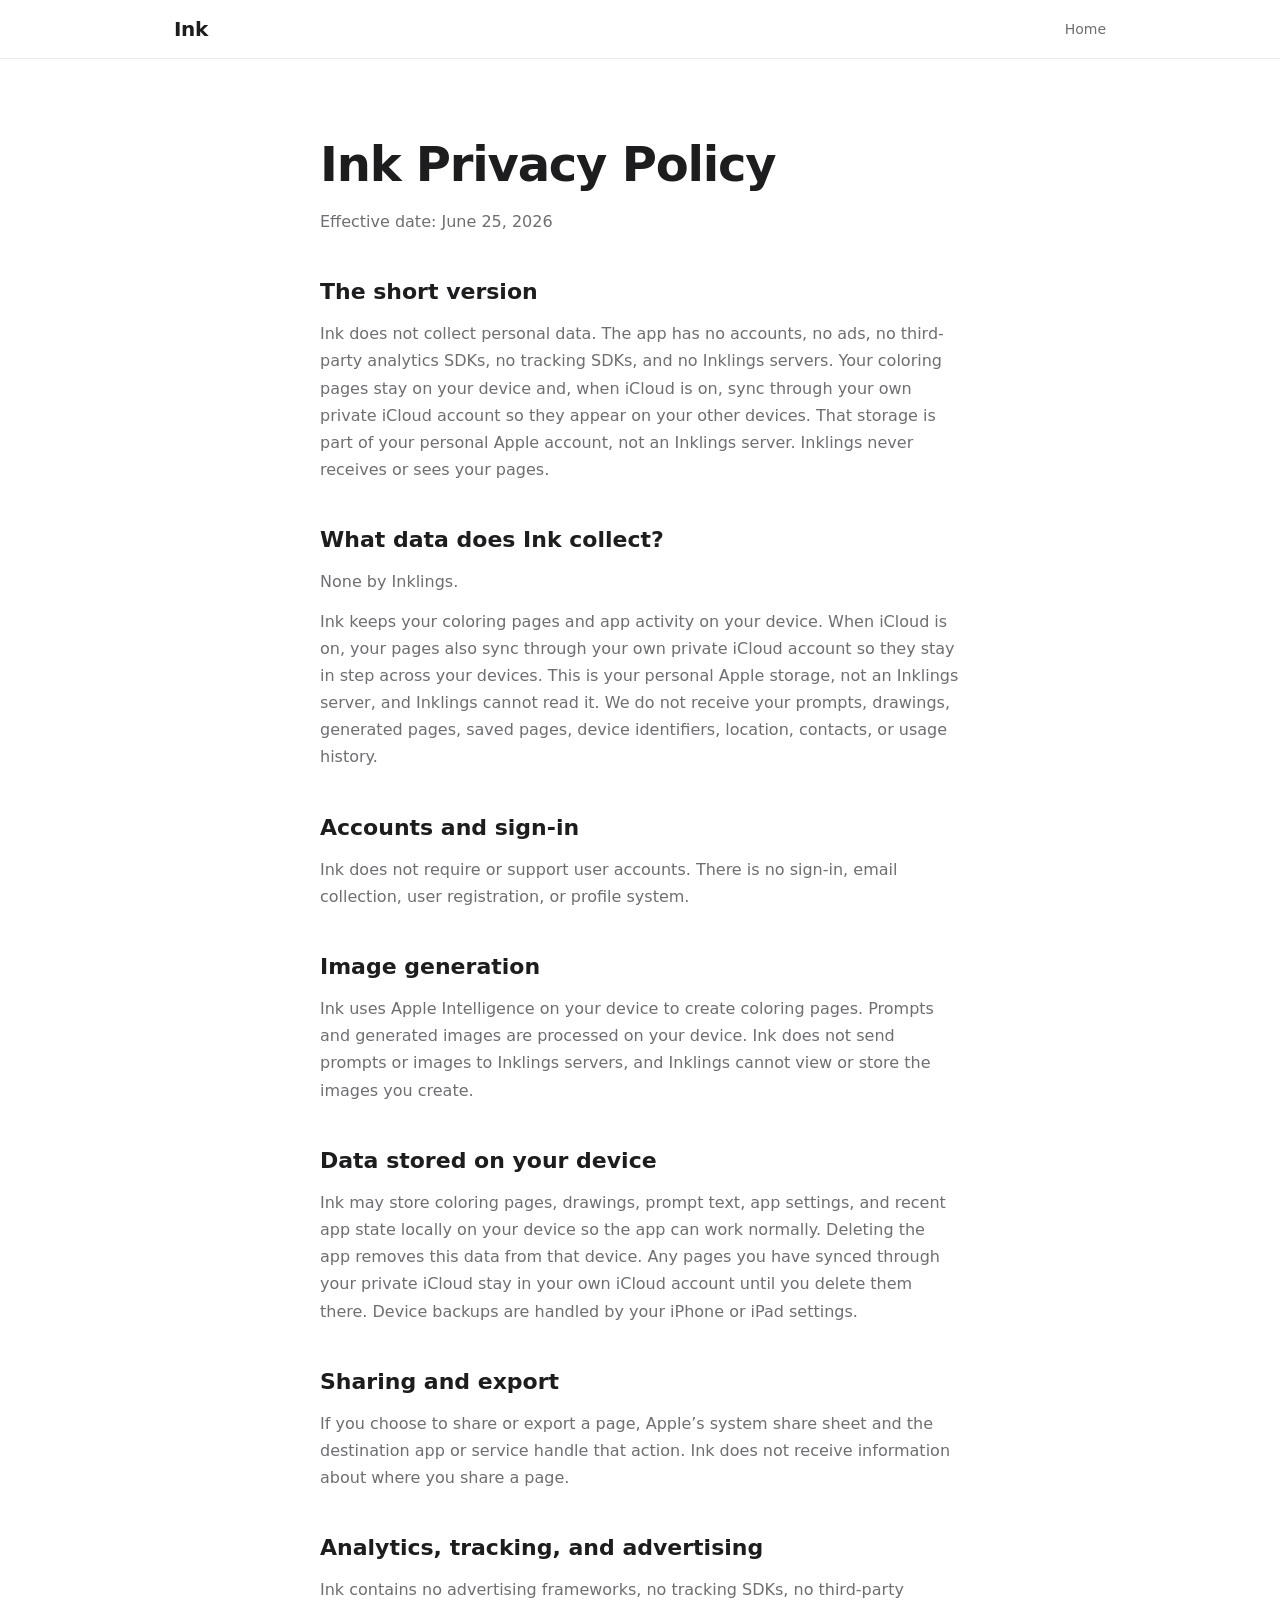
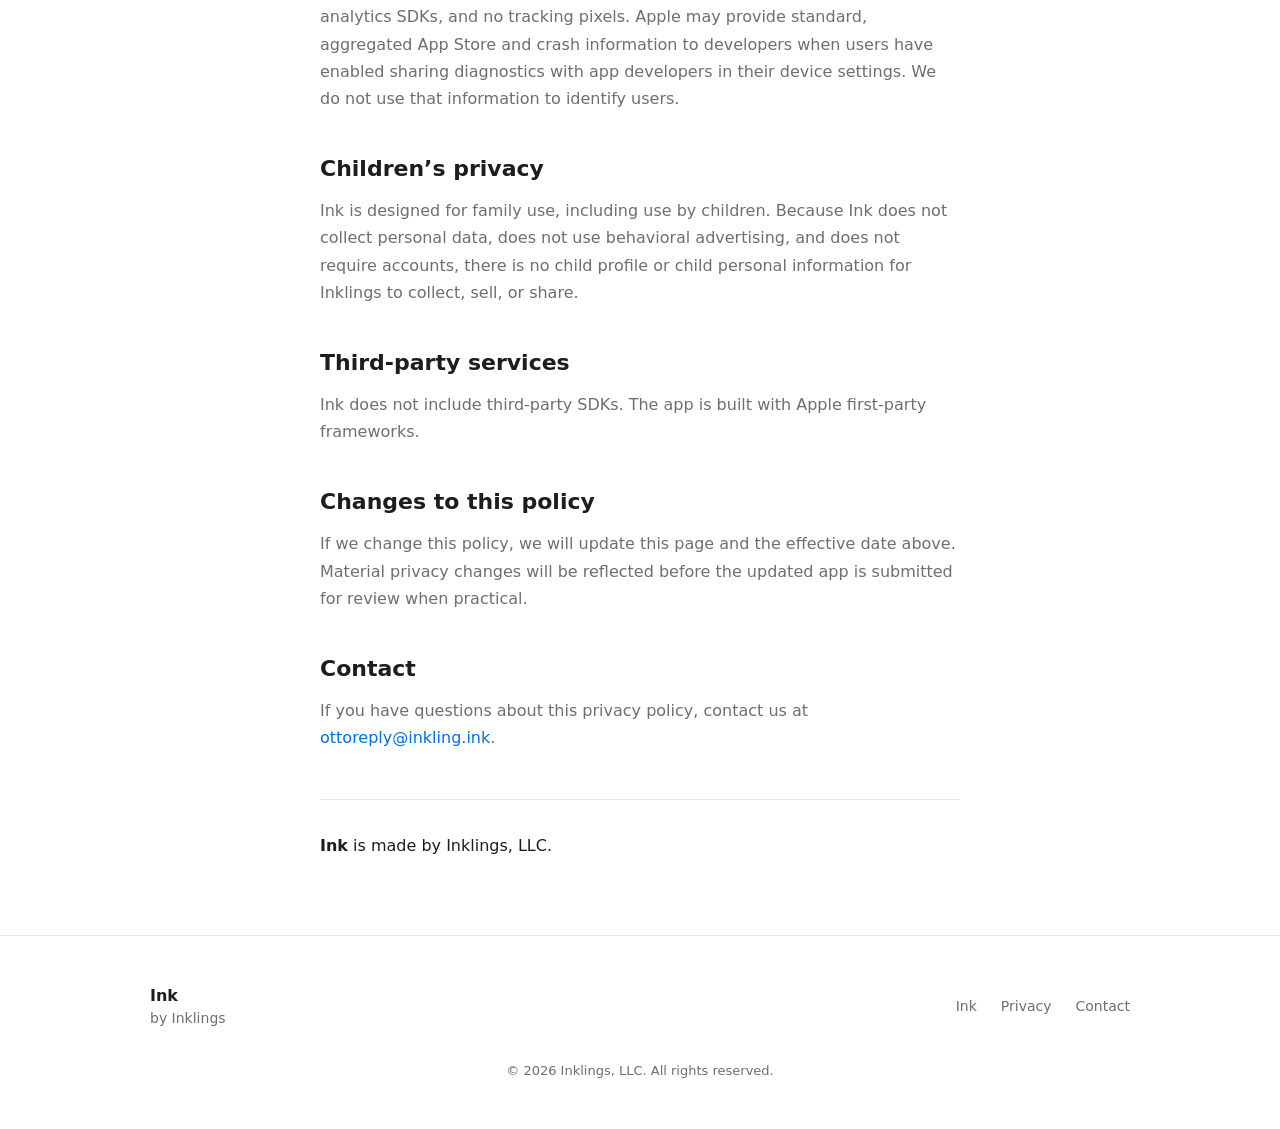
<file: ink/privacy/index.html>
<!DOCTYPE html>
<html lang="en">
<head>
  <meta charset="UTF-8">
  <meta name="viewport" content="width=device-width, initial-scale=1.0">
  <title>Privacy Policy | Ink</title>
  <meta name="description" content="Ink privacy policy. Ink does not collect personal data, does not use ads, and does not use tracking SDKs.">
  <meta property="og:title" content="Privacy Policy | Ink">
  <meta property="og:description" content="Ink does not collect personal data, has no ads, and uses no tracking SDKs.">
  <meta property="og:type" content="website">
  <meta property="og:url" content="https://inkling.ink/ink/privacy/">
  <meta property="og:site_name" content="Inklings">
  <meta property="og:image" content="https://inkling.ink/ink/og.png">
  <meta property="og:image:type" content="image/png">
  <meta property="og:image:width" content="1200">
  <meta property="og:image:height" content="630">
  <meta property="og:image:alt" content="Ink: magical coloring books">
  <meta name="twitter:card" content="summary_large_image">
  <meta name="twitter:title" content="Privacy Policy | Ink">
  <meta name="twitter:description" content="Ink does not collect personal data, has no ads, and uses no tracking SDKs.">
  <meta name="twitter:image" content="https://inkling.ink/ink/og.png">
  <meta name="theme-color" content="#ffffff" media="(prefers-color-scheme: light)">
  <meta name="theme-color" content="#000000" media="(prefers-color-scheme: dark)">
  <link rel="canonical" href="https://inkling.ink/ink/privacy/">
  <link rel="icon" href="/ink/icon.svg" type="image/svg+xml">
  <link rel="apple-touch-icon" href="/ink/apple-touch-icon.png">
  <link rel="stylesheet" href="/style.css">
  <style>
    :root {
      --font: ui-rounded, 'SF Pro Rounded', -apple-system, BlinkMacSystemFont, 'Segoe UI', system-ui, sans-serif;
    }
  </style>
</head>
<body>

  <nav class="nav">
    <div class="nav-inner">
      <a href="/ink/" class="nav-logo">Ink</a>
      <div class="nav-links">
        <a href="/ink/">Home</a>
      </div>
    </div>
  </nav>

  <main>
  <section class="section privacy-page">
    <div class="section-inner prose">
      <h1 class="privacy-title">Ink Privacy Policy</h1>
      <p class="privacy-effective">Effective date: June 25, 2026</p>

      <h2>The short version</h2>
      <p>
        Ink does not collect personal data. The app has no accounts, no ads,
        no third-party analytics SDKs, no tracking SDKs, and no Inklings servers.
        Your coloring pages stay on your device and, when iCloud is on, sync
        through your own private iCloud account so they appear on your other
        devices. That storage is part of your personal Apple account, not an
        Inklings server. Inklings never receives or sees your pages.
      </p>

      <h2>What data does Ink collect?</h2>
      <p>None by Inklings.</p>
      <p>
        Ink keeps your coloring pages and app activity on your device. When
        iCloud is on, your pages also sync through your own private iCloud
        account so they stay in step across your devices. This is your personal
        Apple storage, not an Inklings server, and Inklings cannot read it. We do
        not receive your prompts, drawings, generated pages, saved pages, device
        identifiers, location, contacts, or usage history.
      </p>

      <h2>Accounts and sign-in</h2>
      <p>
        Ink does not require or support user accounts. There is no sign-in,
        email collection, user registration, or profile system.
      </p>

      <h2>Image generation</h2>
      <p>
        Ink uses Apple Intelligence on your device to create coloring pages.
        Prompts and generated images are processed on your device. Ink does not
        send prompts or images to Inklings servers, and Inklings cannot view or
        store the images you create.
      </p>

      <h2>Data stored on your device</h2>
      <p>
        Ink may store coloring pages, drawings, prompt text, app settings, and
        recent app state locally on your device so the app can work normally.
        Deleting the app removes this data from that device. Any pages you have
        synced through your private iCloud stay in your own iCloud account until
        you delete them there. Device backups are handled by your iPhone or iPad
        settings.
      </p>

      <h2>Sharing and export</h2>
      <p>
        If you choose to share or export a page, Apple&rsquo;s system share sheet and
        the destination app or service handle that action. Ink does not receive
        information about where you share a page.
      </p>

      <h2>Analytics, tracking, and advertising</h2>
      <p>
        Ink contains no advertising frameworks, no tracking SDKs, no third-party
        analytics SDKs, and no tracking pixels. Apple may provide standard,
        aggregated App Store and crash information to developers when users have
        enabled sharing diagnostics with app developers in their device settings.
        We do not use that information to identify users.
      </p>

      <h2>Children&rsquo;s privacy</h2>
      <p>
        Ink is designed for family use, including use by children. Because Ink
        does not collect personal data, does not use behavioral advertising, and
        does not require accounts, there is no child profile or child personal
        information for Inklings to collect, sell, or share.
      </p>

      <h2>Third-party services</h2>
      <p>
        Ink does not include third-party SDKs. The app is built with Apple
        first-party frameworks.
      </p>

      <h2>Changes to this policy</h2>
      <p>
        If we change this policy, we will update this page and the effective date
        above. Material privacy changes will be reflected before the updated app
        is submitted for review when practical.
      </p>

      <h2>Contact</h2>
      <p>
        If you have questions about this privacy policy, contact us at
        <a href="mailto:ottoreply@inkling.ink" class="inline-link">ottoreply@inkling.ink</a>.
      </p>

      <div class="privacy-footer-note">
        <p>
          <strong>Ink</strong> is made by Inklings, LLC.
        </p>
      </div>
    </div>
  </section>
  </main>

  <footer class="footer">
    <div class="footer-inner">
      <div class="footer-brand">
        <span class="footer-logo">Ink</span>
        <p class="footer-tagline">by Inklings</p>
      </div>
      <div class="footer-links">
        <a href="/ink/" class="footer-link">Ink</a>
        <a href="/ink/privacy/" class="footer-link">Privacy</a>
        <a href="mailto:ottoreply@inkling.ink" class="footer-link">Contact</a>
      </div>
      <p class="footer-copy">&copy; 2026 Inklings, LLC. All rights reserved.</p>
    </div>
  </footer>

</body>
</html>
</file>
<file: style.css>
/* ===== Reset & Base ===== */

*,
*::before,
*::after {
  margin: 0;
  padding: 0;
  box-sizing: border-box;
}

:root {
  --font: 'Inter', -apple-system, BlinkMacSystemFont, 'Segoe UI', system-ui, sans-serif;
  --color-text: #1d1d1f;
  --color-text-secondary: #6e6e73;
  --color-bg: #ffffff;
  --color-bg-light: #f5f5f7;
  --color-bg-dark: #1d1d1f;
  --color-accent: #0071e3;
  --color-accent-hover: #0077ed;
  --color-border: #d2d2d7;
  --max-width: 980px;
  --section-padding: 6rem 1.5rem;
}

html {
  scroll-behavior: smooth;
  -webkit-text-size-adjust: 100%;
  /* Inherit Dynamic Type preferred size on iOS */
  font: -apple-system-body;
  font-family: var(--font);
}

body {
  font-family: var(--font);
  color: var(--color-text);
  background: var(--color-bg);
  line-height: 1.5;
  -webkit-font-smoothing: antialiased;
  -moz-osx-font-smoothing: grayscale;
}

a {
  color: inherit;
  text-decoration: none;
}

:focus-visible {
  outline: 3px solid var(--color-accent);
  outline-offset: 3px;
  border-radius: 6px;
}

ul {
  list-style: none;
}

img, svg {
  display: block;
  max-width: 100%;
}

/* ===== Nav ===== */

.nav {
  position: fixed;
  top: 0;
  left: 0;
  right: 0;
  z-index: 100;
  background: rgba(255, 255, 255, 0.8);
  backdrop-filter: saturate(180%) blur(20px);
  -webkit-backdrop-filter: saturate(180%) blur(20px);
  border-bottom: 1px solid rgba(0, 0, 0, 0.08);
}

.nav-inner {
  max-width: var(--max-width);
  margin: 0 auto;
  display: flex;
  align-items: center;
  justify-content: space-between;
  padding: 0.875rem 1.5rem;
}

.nav-logo {
  font-size: 1.25rem;
  font-weight: 700;
  letter-spacing: -0.02em;
}

.nav-links {
  display: flex;
  gap: 2rem;
}

.nav-links a {
  font-size: 0.875rem;
  color: var(--color-text-secondary);
  transition: color 0.2s ease;
}

.nav-links a:hover {
  color: var(--color-text);
}

/* ===== Hero ===== */

.hero {
  min-height: 100vh;
  min-height: 100dvh;
  display: flex;
  align-items: center;
  justify-content: center;
  text-align: center;
  padding: 6rem 1.5rem 4rem;
}

.hero-inner {
  max-width: 720px;
}

.hero-eyebrow {
  font-size: 0.9375rem;
  font-weight: 500;
  color: var(--color-text-secondary);
  text-transform: uppercase;
  letter-spacing: 0.1em;
  margin-bottom: 1rem;
}

.hero-title {
  font-size: clamp(3rem, 8vw, 5rem);
  font-weight: 700;
  letter-spacing: -0.03em;
  line-height: 1.05;
  margin-bottom: 1.25rem;
}

.hero-subtitle {
  font-size: clamp(1.0625rem, 2.5vw, 1.375rem);
  color: var(--color-text-secondary);
  line-height: 1.6;
  margin-bottom: 3rem;
}

/* ===== Demo Sentence (shared) ===== */

.demo-sentence {
  display: flex;
  align-items: flex-end;
  justify-content: center;
  gap: 0.5rem;
  flex-wrap: wrap;
  padding: 2rem 0;
}

.demo-word {
  display: flex;
  flex-direction: column;
  align-items: center;
  gap: 0.125rem;
}

.demo-plain {
  font-size: clamp(1.125rem, 3vw, 1.5rem);
  color: var(--color-text-secondary);
  padding-bottom: 0;
}

.demo-word.scaffolded {
  position: relative;
}

.demo-emoji {
  font-size: clamp(1.75rem, 5vw, 2.5rem);
  line-height: 1;
  animation: float 3s ease-in-out infinite;
}

.demo-word.scaffolded:nth-child(2) .demo-emoji {
  animation-delay: 0s;
}

.demo-word.scaffolded:nth-child(4) .demo-emoji {
  animation-delay: 1.5s;
}

.demo-word.scaffolded:nth-child(5) .demo-emoji {
  animation-delay: 0.75s;
}

@keyframes float {
  0%, 100% { transform: translateY(0); }
  50% { transform: translateY(-4px); }
}

/* Hero animation: cat and chair converge above "sits" — only on wide viewports where the sentence stays on one line */
.hero-cat {
  position: relative;
  z-index: 2;
}

.hero-chair {
  position: relative;
  z-index: 1;
}

@media (min-width: 540px) {
  .hero-cat {
    animation: cat-to-sits 6s ease-in-out infinite !important;
  }

  .hero-chair {
    animation: chair-to-sits 6s ease-in-out infinite !important;
  }
}

@keyframes cat-to-sits {
  0%, 15% { transform: translateX(0) translateY(0); }
  35%, 60% { transform: translateX(2.5rem) translateY(-6px); }
  80%, 100% { transform: translateX(0) translateY(0); }
}

@keyframes chair-to-sits {
  0%, 15% { transform: translateX(0) translateY(0); }
  35%, 60% { transform: translateX(-6rem) translateY(0); }
  80%, 100% { transform: translateX(0) translateY(0); }
}

.demo-text {
  font-size: clamp(1.125rem, 3vw, 1.5rem);
  font-weight: 600;
  color: var(--color-text);
}

.demo-source {
  font-size: 0.8125rem;
  font-weight: 500;
  color: var(--color-text-secondary);
  letter-spacing: 0.02em;
}

.demo-word.tri {
  gap: 0.1875rem;
}

/* ===== CTA Button / App Store Badge ===== */

.cta-button {
  display: inline-block;
  transition: opacity 0.2s ease;
}

.cta-button:hover {
  opacity: 0.8;
}

.app-store-badge {
  width: 150px;
  height: 50px;
}

/* ===== Sections (shared) ===== */

.section {
  padding: var(--section-padding);
}

.section-inner {
  max-width: var(--max-width);
  margin: 0 auto;
}

.section-title {
  font-size: clamp(1.75rem, 5vw, 3rem);
  font-weight: 700;
  letter-spacing: -0.025em;
  text-align: center;
  margin-bottom: 0.75rem;
}

.section-subtitle {
  font-size: clamp(1.1875rem, 2.5vw, 1.5rem);
  color: var(--color-text-secondary);
  text-align: center;
  max-width: 600px;
  margin: 0 auto 3rem;
  line-height: 1.6;
}

.section-dark {
  background: var(--color-bg-dark);
  color: #f5f5f7;
}

.section-dark .section-subtitle {
  color: #a1a1a6;
}

.section-light {
  background: var(--color-bg-light);
}

/* ===== Modes (How it works) ===== */

.modes {
  display: grid;
  grid-template-columns: repeat(auto-fit, minmax(300px, 1fr));
  gap: 2rem;
}

.mode-card {
  background: var(--color-bg-light);
  border-radius: 1.25rem;
  padding: 2.5rem 2rem;
  text-align: center;
  transition: transform 0.3s ease;
}

.mode-card:hover {
  transform: translateY(-2px);
}

.mode-label {
  font-size: 1.25rem;
  font-weight: 600;
  margin-bottom: 0.5rem;
}

.mode-description {
  font-size: 1rem;
  color: var(--color-text-secondary);
  margin-bottom: 1.5rem;
  line-height: 1.5;
}

.mode-demo .demo-sentence {
  padding: 1rem 0;
}

.mode-demo .demo-emoji {
  font-size: 1.75rem;
}

.mode-demo .demo-text,
.mode-demo .demo-plain {
  font-size: 1.125rem;
}

/* ===== Insight Quote ===== */

.insight-quote {
  font-size: clamp(1.25rem, 3vw, 1.75rem);
  font-weight: 500;
  text-align: center;
  max-width: 700px;
  margin: 0 auto;
  line-height: 1.5;
  letter-spacing: -0.01em;
  color: #f5f5f7;
}

.insight-link {
  text-align: center;
  margin-top: 1.5rem;
  font-size: 1rem;
  color: #a1a1a6;
}

.insight-link-anchor {
  color: #2997ff;
  transition: color 0.2s ease;
}

.insight-link-anchor:hover {
  color: #64b5f6;
}

/* ===== Ruby Text (furigana demo) ===== */

ruby {
  ruby-align: center;
}

rt {
  font-size: 0.55em;
  color: var(--color-text-secondary);
  font-weight: 400;
}

/* ===== Audience Grid ===== */

.audience-grid {
  display: grid;
  grid-template-columns: repeat(auto-fit, minmax(220px, 1fr));
  gap: 1.5rem;
}

.audience-card {
  text-align: center;
  padding: 2rem 1.5rem;
}

.audience-emoji {
  font-size: 2.5rem;
  display: block;
  margin-bottom: 1rem;
}

.icon-accessibility {
  width: 1em;
  height: 1em;
  fill: currentColor;
  vertical-align: middle;
}

.audience-card h3 {
  font-size: 1.125rem;
  font-weight: 600;
  margin-bottom: 0.5rem;
}

.audience-card p {
  font-size: 0.9375rem;
  color: var(--color-text-secondary);
  line-height: 1.6;
}

/* ===== Tiers ===== */

.tiers-grid {
  display: grid;
  grid-template-columns: repeat(auto-fit, minmax(260px, 1fr));
  gap: 2rem;
}

.tier-card {
  text-align: center;
  padding: 2.5rem 2rem;
  border-radius: 1.25rem;
  background: var(--color-bg);
  transition: transform 0.3s ease;
}

.tier-card:hover {
  transform: translateY(-2px);
}

.tier-icon {
  font-size: 2.5rem;
  margin-bottom: 1rem;
  display: block;
}

.tier-icon-animated {
  animation: bounce-gentle 2s ease-in-out infinite;
}

@keyframes bounce-gentle {
  0%, 100% { transform: translateY(0); }
  50% { transform: translateY(-8px); }
}

.tier-card h3 {
  font-size: 1.125rem;
  font-weight: 600;
  margin-bottom: 0.5rem;
}

.tier-card p {
  font-size: 0.9375rem;
  color: var(--color-text-secondary);
  line-height: 1.6;
}

/* ===== Features Grid ===== */

.features-grid {
  display: grid;
  grid-template-columns: repeat(auto-fit, minmax(280px, 1fr));
  gap: 1.5rem;
}

.feature-card {
  padding: 2rem;
  border-radius: 1.25rem;
  background: var(--color-bg-light);
  transition: transform 0.3s ease;
}

.feature-card:hover {
  transform: translateY(-2px);
}

.feature-icon {
  font-size: 2rem;
  margin-bottom: 0.75rem;
}

.feature-card h3 {
  font-size: 1.0625rem;
  font-weight: 600;
  margin-bottom: 0.375rem;
}

.feature-card p {
  font-size: 0.9375rem;
  color: var(--color-text-secondary);
  line-height: 1.6;
}

/* ===== Languages ===== */

.languages-list {
  display: flex;
  flex-wrap: wrap;
  justify-content: center;
  gap: 0.625rem;
  max-width: 700px;
  margin: 0 auto;
}

.lang-tag {
  display: inline-block;
  padding: 0.5rem 1rem;
  border-radius: 100px;
  font-size: 0.9375rem;
  font-weight: 500;
  background: rgba(255, 255, 255, 0.1);
  color: #f5f5f7;
  border: 1px solid rgba(255, 255, 255, 0.15);
  transition: background 0.2s ease;
}

.lang-tag:hover {
  background: rgba(255, 255, 255, 0.18);
}

/* ===== Comparison Table ===== */

.compare-table-wrap {
  overflow-x: auto;
  -webkit-overflow-scrolling: touch;
}

.compare-table {
  width: 100%;
  border-collapse: collapse;
  font-size: 0.9375rem;
  min-width: 600px;
}

.compare-table th {
  font-weight: 500;
  color: var(--color-text-secondary);
  padding: 0.75rem 1rem;
  text-align: center;
  border-bottom: 1px solid var(--color-border);
  font-size: 0.875rem;
}

.compare-table th:first-child {
  text-align: left;
}

.compare-table td {
  padding: 0.75rem 1rem;
  text-align: center;
  border-bottom: 1px solid rgba(0, 0, 0, 0.06);
  color: var(--color-text-secondary);
}

.compare-app {
  text-align: left !important;
  font-weight: 500;
  color: var(--color-text) !important;
}

.compare-highlight {
  background: rgba(0, 113, 227, 0.05);
}

.compare-highlight td {
  color: var(--color-accent) !important;
  font-weight: 600;
}

.compare-highlight .compare-app {
  color: var(--color-accent) !important;
}

/* ===== Pricing ===== */

.pricing-grid {
  display: grid;
  grid-template-columns: repeat(auto-fit, minmax(240px, 1fr));
  gap: 1.5rem;
  max-width: 800px;
  margin: 0 auto;
}

.pricing-card {
  border-radius: 1.25rem;
  padding: 2.5rem 2rem;
  text-align: center;
  background: var(--color-bg);
  border: 1px solid var(--color-border);
  transition: transform 0.3s ease;
}

.pricing-card:hover {
  transform: translateY(-2px);
}

.pricing-featured {
  border-color: var(--color-accent);
  box-shadow: 0 0 0 1px var(--color-accent);
  position: relative;
}

.pricing-tier {
  font-size: 1.0625rem;
  font-weight: 600;
  text-transform: uppercase;
  letter-spacing: 0.05em;
  margin-bottom: 0.75rem;
  color: var(--color-text-secondary);
}

.pricing-featured .pricing-tier {
  color: var(--color-accent);
}

.pricing-price {
  font-size: 2.5rem;
  font-weight: 700;
  letter-spacing: -0.02em;
  margin-bottom: 0.25rem;
}

.pricing-period {
  font-size: 1rem;
  font-weight: 400;
  color: var(--color-text-secondary);
}

.pricing-annual {
  font-size: 0.875rem;
  color: var(--color-text-secondary);
  margin-bottom: 1.5rem;
}

.pricing-card:not(.pricing-featured) .pricing-price {
  margin-bottom: 1.5rem;
}

.pricing-features li {
  font-size: 0.9375rem;
  color: var(--color-text-secondary);
  padding: 0.375rem 0;
  line-height: 1.5;
}

/* ===== CTA Section ===== */

.section-cta {
  text-align: center;
  padding: 8rem 1.5rem;
}

.cta-sentence {
  margin-bottom: 2.5rem;
}

.cta-sentence .demo-emoji {
  font-size: clamp(2rem, 5vw, 3rem);
}

.cta-word {
  font-size: clamp(2.5rem, 7vw, 4rem) !important;
  font-weight: 700 !important;
  letter-spacing: -0.03em;
}

/* ===== Footer ===== */

.footer {
  border-top: 1px solid rgba(0, 0, 0, 0.08);
  padding: 3rem 1.5rem;
}

.footer-inner {
  max-width: var(--max-width);
  margin: 0 auto;
  display: flex;
  flex-wrap: wrap;
  align-items: center;
  justify-content: space-between;
  gap: 1rem;
}

.footer-logo {
  font-size: 1rem;
  font-weight: 700;
}

.footer-tagline {
  font-size: 0.875rem;
  color: var(--color-text-secondary);
}

.footer-links {
  display: flex;
  gap: 1.5rem;
}

.footer-link {
  font-size: 0.875rem;
  color: var(--color-text-secondary);
  transition: color 0.2s ease;
}

.footer-link:hover {
  color: var(--color-accent);
}

.footer-copy {
  width: 100%;
  font-size: 0.8125rem;
  color: var(--color-text-secondary);
  text-align: center;
  margin-top: 1rem;
}

/* ===== Privacy / Prose Page ===== */

.privacy-page {
  padding-top: 8rem;
  padding-bottom: 4rem;
}

.privacy-title {
  font-size: clamp(2rem, 5vw, 3rem);
  font-weight: 700;
  letter-spacing: -0.025em;
  margin-bottom: 0.5rem;
}

.privacy-effective {
  font-size: 0.9375rem;
  color: var(--color-text-secondary);
  margin-bottom: 3rem;
}

.prose {
  max-width: 640px;
}

.prose h2 {
  font-size: 1.375rem;
  font-weight: 600;
  margin-top: 2.5rem;
  margin-bottom: 0.75rem;
}

.prose p {
  font-size: 1rem;
  color: var(--color-text-secondary);
  line-height: 1.7;
  margin-bottom: 0.75rem;
}

.prose ul {
  margin-bottom: 0.75rem;
  padding-left: 1.5rem;
}

.prose li {
  font-size: 1rem;
  color: var(--color-text-secondary);
  line-height: 1.7;
  position: relative;
  padding-left: 0.5rem;
  margin-bottom: 0.25rem;
}

.prose li::before {
  content: "\2022";
  position: absolute;
  left: -0.75rem;
  color: var(--color-border);
}

.inline-link {
  color: var(--color-accent);
  transition: color 0.2s ease;
}

.inline-link:hover {
  color: var(--color-accent-hover);
}

.privacy-footer-note {
  margin-top: 3rem;
  padding-top: 2rem;
  border-top: 1px solid rgba(0, 0, 0, 0.08);
}

.privacy-footer-note p {
  color: var(--color-text);
}

/* ===== Science / Article Page ===== */

.science-page {
  padding-top: 8rem;
  padding-bottom: 4rem;
}

.science-title {
  font-size: clamp(1.75rem, 4.5vw, 2.5rem);
  font-weight: 700;
  letter-spacing: -0.025em;
  line-height: 1.2;
  margin-bottom: 0.75rem;
}

.science-lede {
  font-size: 1.125rem;
  color: var(--color-text-secondary);
  line-height: 1.6;
  margin-bottom: 2rem;
}

.prose-rule {
  border: none;
  border-top: 1px solid rgba(0, 0, 0, 0.08);
  margin: 2.5rem 0;
}

.prose strong {
  color: var(--color-text);
  font-weight: 600;
}

.prose em {
  font-style: italic;
}

.citations {
  margin-top: 1.5rem;
  padding: 1.25rem 1.5rem;
  background: var(--color-bg-light);
  border-radius: 0.75rem;
}

.citations h3 {
  font-size: 0.875rem;
  font-weight: 600;
  text-transform: uppercase;
  letter-spacing: 0.05em;
  color: var(--color-text-secondary);
  margin-bottom: 0.5rem;
}

.citations ul {
  padding-left: 0;
}

.citations li {
  font-size: 0.875rem;
  line-height: 1.6;
  padding-left: 0;
}

.citations li::before {
  content: none;
}

.science-table th:first-child,
.science-table td:first-child {
  text-align: left;
}

.science-table td {
  font-size: 0.875rem;
}

.science-closing {
  font-size: 1.125rem;
  font-weight: 600;
  color: var(--color-text);
  margin-top: 1.5rem;
}

.science-updated {
  font-size: 0.875rem;
  color: var(--color-text-secondary);
}

/* ===== Accessibility Page ===== */

.a11y-page {
  padding-top: 8rem;
  padding-bottom: 3rem;
}

.a11y-header {
  text-align: center;
  max-width: 640px;
  margin: 0 auto;
}

.a11y-hero-icon {
  width: 3.5rem;
  height: 3.5rem;
  margin: 0 auto 1.5rem;
  color: var(--color-accent);
  display: block;
}

.a11y-title {
  font-size: clamp(2rem, 5vw, 3rem);
  font-weight: 700;
  letter-spacing: -0.025em;
  margin-bottom: 1rem;
}

.a11y-lede {
  font-size: 1.125rem;
  color: var(--color-text-secondary);
  line-height: 1.7;
}

.a11y-section-heading {
  font-size: 0.875rem;
  font-weight: 600;
  text-transform: uppercase;
  letter-spacing: 0.08em;
  color: var(--color-text-secondary);
  margin-bottom: 2rem;
}

.a11y-features {
  max-width: 640px;
  display: flex;
  flex-direction: column;
  gap: 0;
}

.a11y-feature {
  display: flex;
  gap: 1.25rem;
  padding: 1.5rem 0;
  border-bottom: 1px solid rgba(0, 0, 0, 0.06);
}

.a11y-feature:first-child {
  padding-top: 0;
}

.a11y-feature:last-child {
  border-bottom: none;
}

.a11y-feature-icon {
  flex-shrink: 0;
  width: 2rem;
  height: 2rem;
  margin-top: 0.125rem;
  color: var(--color-accent);
}

.a11y-feature-icon svg {
  width: 100%;
  height: 100%;
}

.a11y-feature-content h3 {
  font-size: 1.0625rem;
  font-weight: 600;
  margin-bottom: 0.375rem;
}

.a11y-feature-content p {
  font-size: 0.9375rem;
  color: var(--color-text-secondary);
  line-height: 1.7;
}

.a11y-philosophy {
  max-width: 640px;
}

.a11y-contact {
  margin-top: 2.5rem;
  padding-top: 2rem;
  border-top: 1px solid rgba(0, 0, 0, 0.08);
}

.a11y-contact p {
  color: var(--color-text);
}

/* ===== Dark Mode ===== */

@media (prefers-color-scheme: dark) {
  :root {
    --color-text: #f5f5f7;
    --color-text-secondary: #a1a1a6;
    --color-bg: #000000;
    --color-bg-light: #1c1c1e;
    --color-bg-dark: #1c1c1e;
    --color-accent: #2997ff;
    --color-accent-hover: #64b5f6;
    --color-border: #38383a;
  }

  .nav {
    background: rgba(0, 0, 0, 0.8);
    border-bottom-color: rgba(255, 255, 255, 0.08);
  }

  .section-dark {
    background: #000000;
  }

  .section-light {
    background: #1c1c1e;
  }

  .compare-table td {
    border-bottom-color: rgba(255, 255, 255, 0.06);
  }

  .compare-highlight {
    background: rgba(41, 151, 255, 0.1);
  }

  .footer {
    border-top-color: rgba(255, 255, 255, 0.08);
  }

  .privacy-footer-note {
    border-top-color: rgba(255, 255, 255, 0.08);
  }

  .prose-rule {
    border-top-color: rgba(255, 255, 255, 0.08);
  }

  .a11y-feature {
    border-bottom-color: rgba(255, 255, 255, 0.06);
  }

  .a11y-contact {
    border-top-color: rgba(255, 255, 255, 0.08);
  }
}

/* ===== Responsive ===== */

@media (max-width: 768px) {
  :root {
    --section-padding: 4rem 1.25rem;
  }

  .nav-links {
    display: none;
  }

  .hero {
    padding-top: 5rem;
  }

  .demo-sentence {
    gap: 0.375rem;
  }

  .modes {
    grid-template-columns: 1fr;
  }

  .audience-grid {
    grid-template-columns: repeat(2, 1fr);
    gap: 1rem;
  }

  .tiers-grid {
    grid-template-columns: 1fr;
  }

  .features-grid {
    grid-template-columns: 1fr;
  }

  .pricing-grid {
    grid-template-columns: 1fr;
    max-width: 360px;
  }

  .footer-inner {
    flex-direction: column;
    text-align: center;
  }

  .footer-links {
    gap: 1.25rem;
    flex-wrap: wrap;
    justify-content: center;
  }

  .footer-link {
    min-height: 44px;
    display: inline-flex;
    align-items: center;
  }

  .nav-links a {
    min-height: 44px;
    display: inline-flex;
    align-items: center;
  }
}

@media (max-width: 480px) {
  .audience-grid {
    grid-template-columns: 1fr;
  }

  .section-cta {
    padding: 5rem 1.25rem;
  }
}

/* ===== Accessibility: Reduce Motion ===== */

@media (prefers-reduced-motion: reduce) {
  *,
  *::before,
  *::after {
    animation-duration: 0.01ms !important;
    animation-iteration-count: 1 !important;
    transition-duration: 0.01ms !important;
  }

  html {
    scroll-behavior: auto;
  }
}

/* ===== Print ===== */

@media print {
  .nav,
  .cta-button,
  .section-cta {
    display: none;
  }

  .section-dark {
    background: #fff;
    color: #000;
  }

  .section-dark .section-subtitle,
  .insight-quote {
    color: #333;
  }
}
</file>
<file: 👋/wave.css>
/* ===== Wave Hello Component =====
   Pure CSS. 9 greetings, 5s each, 45s cycle.
   Drop wave.css + the .wave-hello markup into any page. */

.wave-hello {
  display: flex;
  flex-direction: column;
  align-items: center;
  gap: 2.5rem;
  user-select: none;
}

/* ----- Hand ----- */

.wave-hand {
  font-size: clamp(6rem, 20vw, 10rem);
  line-height: 1;
  transform-origin: 70% 85%;
  animation: wave-cycle 45s linear infinite;
}

/* 9 waves with genuinely different character:
   - varied oscillation count (1 to 3 swings)
   - varied peak rotation (12–28deg)
   - varied speed (1% to 3.5% of cycle)
   - spring-like bezier easing per keyframe segment
   Slot boundaries every 11.11% */

@keyframes wave-cycle {

  /* Wave 1 — enthusiastic triple, big arc */
  0%      { transform: rotate(0deg);   animation-timing-function: cubic-bezier(0.2, 1.6, 0.4, 1); }
  0.7%    { transform: rotate(26deg);  animation-timing-function: cubic-bezier(0.4, -0.5, 0.6, 1); }
  1.3%    { transform: rotate(-12deg); animation-timing-function: cubic-bezier(0.2, 1.4, 0.4, 1); }
  2%      { transform: rotate(18deg);  animation-timing-function: cubic-bezier(0.4, -0.3, 0.6, 1); }
  2.5%    { transform: rotate(-6deg);  animation-timing-function: cubic-bezier(0.2, 1.2, 0.4, 1); }
  3%      { transform: rotate(8deg);   animation-timing-function: cubic-bezier(0.3, 0, 0.6, 1); }
  3.5%    { transform: rotate(0deg); }

  11.1%   { transform: rotate(0deg); }

  /* Wave 2 — single respectful dip, small */
  11.11%  { transform: rotate(0deg);   animation-timing-function: cubic-bezier(0.2, 1.8, 0.3, 1); }
  11.8%   { transform: rotate(14deg);  animation-timing-function: cubic-bezier(0.4, -0.2, 0.7, 1); }
  12.3%   { transform: rotate(-3deg);  animation-timing-function: cubic-bezier(0.3, 0, 0.5, 1); }
  12.7%   { transform: rotate(0deg); }

  22.21%  { transform: rotate(0deg); }

  /* Wave 3 — double, energetic, wide */
  22.22%  { transform: rotate(0deg);   animation-timing-function: cubic-bezier(0.15, 1.5, 0.35, 1); }
  22.9%   { transform: rotate(28deg);  animation-timing-function: cubic-bezier(0.5, -0.6, 0.5, 1); }
  23.5%   { transform: rotate(-14deg); animation-timing-function: cubic-bezier(0.2, 1.3, 0.4, 1); }
  24.2%   { transform: rotate(16deg);  animation-timing-function: cubic-bezier(0.3, -0.1, 0.6, 1); }
  24.7%   { transform: rotate(-3deg);  animation-timing-function: cubic-bezier(0.3, 0, 0.5, 1); }
  25.1%   { transform: rotate(0deg); }

  33.32%  { transform: rotate(0deg); }

  /* Wave 4 — single elegant, medium height */
  33.33%  { transform: rotate(0deg);   animation-timing-function: cubic-bezier(0.2, 1.6, 0.35, 1); }
  34.1%   { transform: rotate(18deg);  animation-timing-function: cubic-bezier(0.4, -0.3, 0.65, 1); }
  34.7%   { transform: rotate(-5deg);  animation-timing-function: cubic-bezier(0.3, 0, 0.5, 1); }
  35.2%   { transform: rotate(0deg); }

  44.43%  { transform: rotate(0deg); }

  /* Wave 5 — triple, tight and fast */
  44.44%  { transform: rotate(0deg);   animation-timing-function: cubic-bezier(0.15, 1.7, 0.3, 1); }
  44.9%   { transform: rotate(22deg);  animation-timing-function: cubic-bezier(0.5, -0.5, 0.5, 1); }
  45.3%   { transform: rotate(-10deg); animation-timing-function: cubic-bezier(0.2, 1.5, 0.35, 1); }
  45.7%   { transform: rotate(16deg);  animation-timing-function: cubic-bezier(0.4, -0.3, 0.6, 1); }
  46%     { transform: rotate(-4deg);  animation-timing-function: cubic-bezier(0.2, 1.1, 0.4, 1); }
  46.3%   { transform: rotate(7deg);   animation-timing-function: cubic-bezier(0.3, 0, 0.6, 1); }
  46.6%   { transform: rotate(0deg); }

  55.55%  { transform: rotate(0deg); }

  /* Wave 6 — double, wide and slow */
  55.56%  { transform: rotate(0deg);   animation-timing-function: cubic-bezier(0.15, 1.4, 0.35, 1); }
  56.4%   { transform: rotate(24deg);  animation-timing-function: cubic-bezier(0.45, -0.4, 0.55, 1); }
  57.1%   { transform: rotate(-10deg); animation-timing-function: cubic-bezier(0.2, 1.2, 0.4, 1); }
  57.8%   { transform: rotate(12deg);  animation-timing-function: cubic-bezier(0.35, -0.1, 0.6, 1); }
  58.3%   { transform: rotate(-2deg);  animation-timing-function: cubic-bezier(0.3, 0, 0.5, 1); }
  58.7%   { transform: rotate(0deg); }

  66.66%  { transform: rotate(0deg); }

  /* Wave 7 — single lazy flick */
  66.67%  { transform: rotate(0deg);   animation-timing-function: cubic-bezier(0.2, 2, 0.3, 1); }
  67.5%   { transform: rotate(12deg);  animation-timing-function: cubic-bezier(0.4, 0, 0.7, 1); }
  68.1%   { transform: rotate(0deg); }

  77.77%  { transform: rotate(0deg); }

  /* Wave 8 — double, animated and bouncy */
  77.78%  { transform: rotate(0deg);   animation-timing-function: cubic-bezier(0.15, 1.6, 0.3, 1); }
  78.3%   { transform: rotate(22deg);  animation-timing-function: cubic-bezier(0.5, -0.6, 0.45, 1); }
  78.8%   { transform: rotate(-14deg); animation-timing-function: cubic-bezier(0.2, 1.4, 0.35, 1); }
  79.3%   { transform: rotate(12deg);  animation-timing-function: cubic-bezier(0.35, -0.2, 0.6, 1); }
  79.7%   { transform: rotate(-3deg);  animation-timing-function: cubic-bezier(0.3, 0, 0.5, 1); }
  80%     { transform: rotate(0deg); }

  88.88%  { transform: rotate(0deg); }

  /* Wave 9 — triple, warm, medium */
  88.89%  { transform: rotate(0deg);   animation-timing-function: cubic-bezier(0.2, 1.5, 0.35, 1); }
  89.4%   { transform: rotate(20deg);  animation-timing-function: cubic-bezier(0.45, -0.4, 0.5, 1); }
  89.9%   { transform: rotate(-10deg); animation-timing-function: cubic-bezier(0.2, 1.3, 0.4, 1); }
  90.3%   { transform: rotate(14deg);  animation-timing-function: cubic-bezier(0.4, -0.2, 0.6, 1); }
  90.7%   { transform: rotate(-4deg);  animation-timing-function: cubic-bezier(0.2, 1.1, 0.4, 1); }
  91%     { transform: rotate(6deg);   animation-timing-function: cubic-bezier(0.3, 0, 0.6, 1); }
  91.3%   { transform: rotate(0deg); }

  100%    { transform: rotate(0deg); }
}

/* ----- Greetings ----- */

.wave-greetings {
  position: relative;
  min-height: 1.3em;
  display: flex;
  align-items: center;
  justify-content: center;
  min-width: 5ch;
}

.wave-greeting {
  position: absolute;
  white-space: nowrap;
  font-family: ui-rounded, 'SF Pro Rounded', -apple-system, BlinkMacSystemFont, system-ui, sans-serif;
  font-size: clamp(2rem, 6vw, 3.5rem);
  font-weight: 700;
  letter-spacing: -0.02em;
  color: var(--color-text, #1d1d1f);

  /* Apple-style: fade in from below, fade out upward */
  opacity: 0;
  transform: translateY(0.35em);
  animation: greeting-show 45s ease infinite;
  animation-delay: calc(-45s + var(--i) * 5s);
}

/* Fade up in → hold → fade up out (like iPhone "Hello" screen) */
@keyframes greeting-show {
  0%      { opacity: 0; transform: translateY(0.35em); }
  1.5%    { opacity: 1; transform: translateY(0); }
  9.5%    { opacity: 1; transform: translateY(0); }
  11%     { opacity: 0; transform: translateY(-0.2em); }
  11.11%  { opacity: 0; transform: translateY(0.35em); }
  100%    { opacity: 0; transform: translateY(0.35em); }
}

/* ----- Reduced motion ----- */

@media (prefers-reduced-motion: reduce) {
  .wave-hand {
    animation: none;
  }

  .wave-greeting {
    animation: none;
    opacity: 1;
    transform: none;
  }

  .wave-greeting:not([style*="--i:0"]) {
    display: none;
  }
}
</file>
